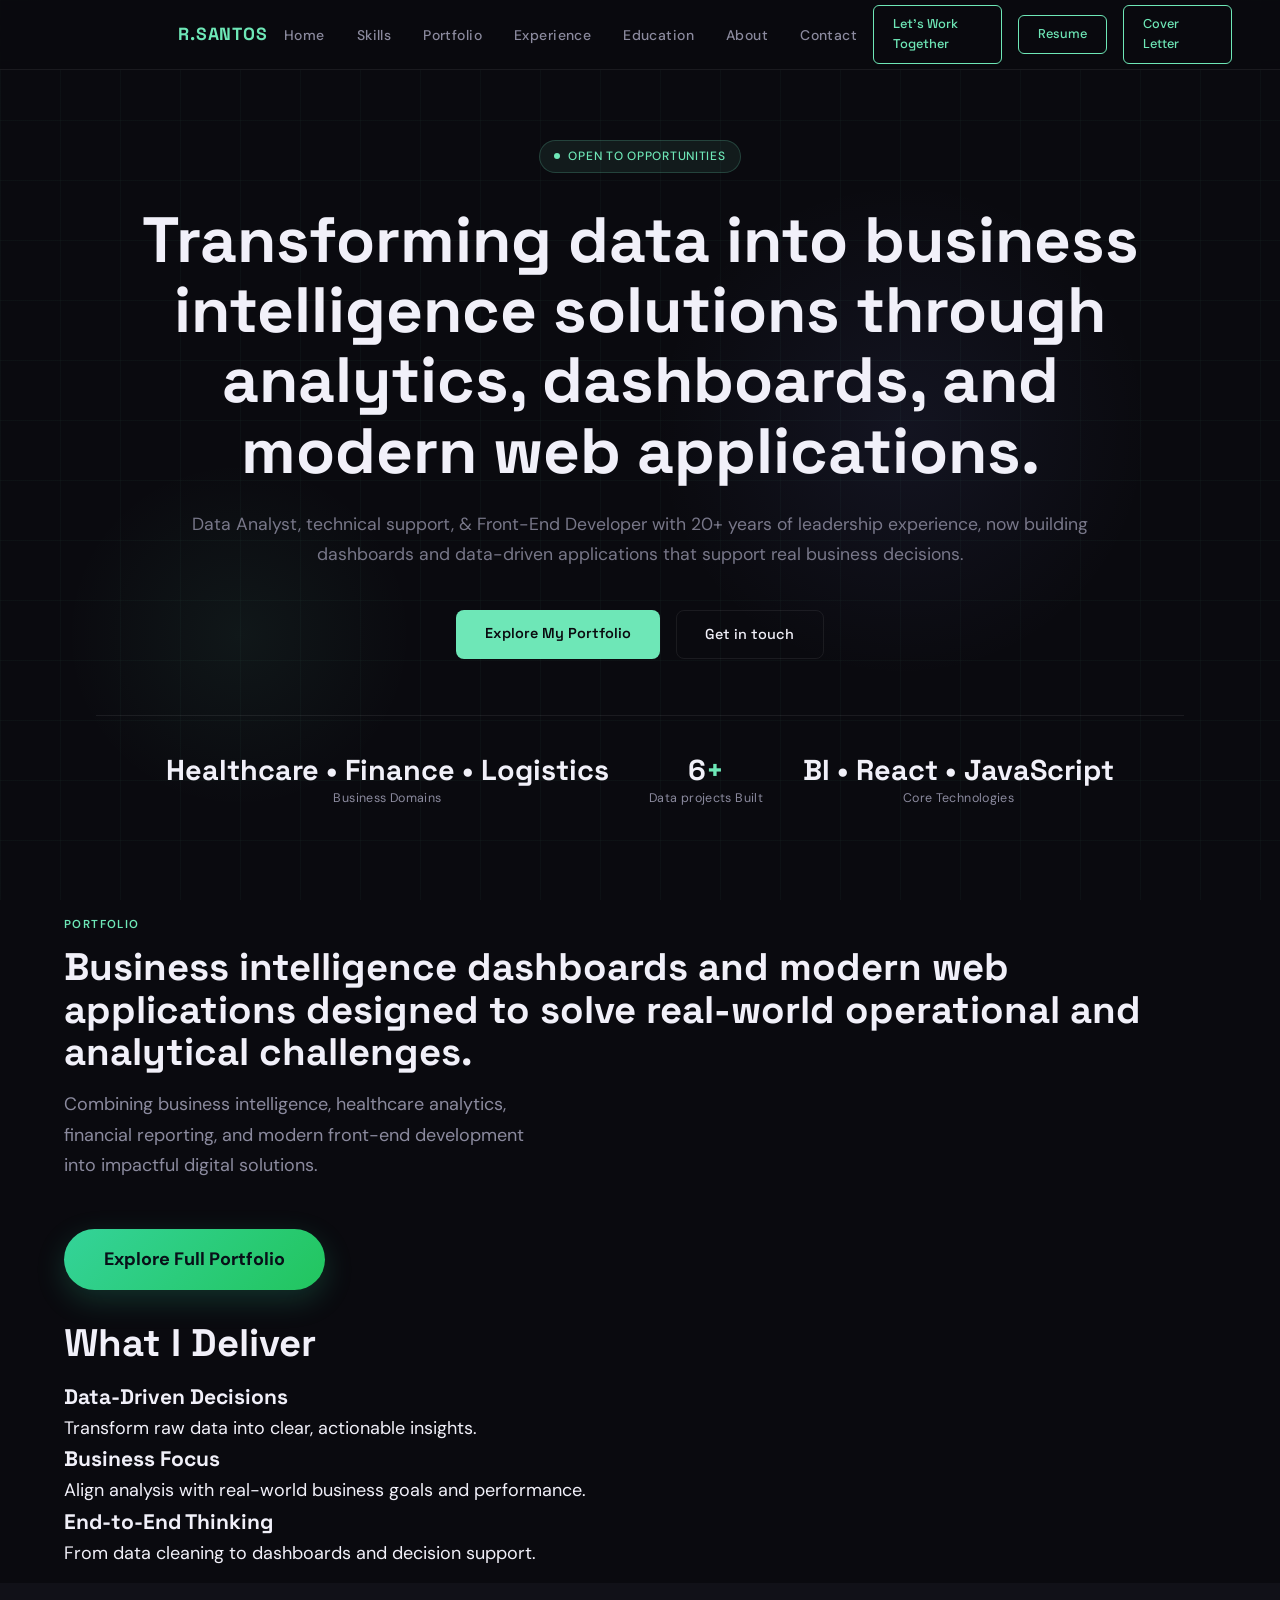
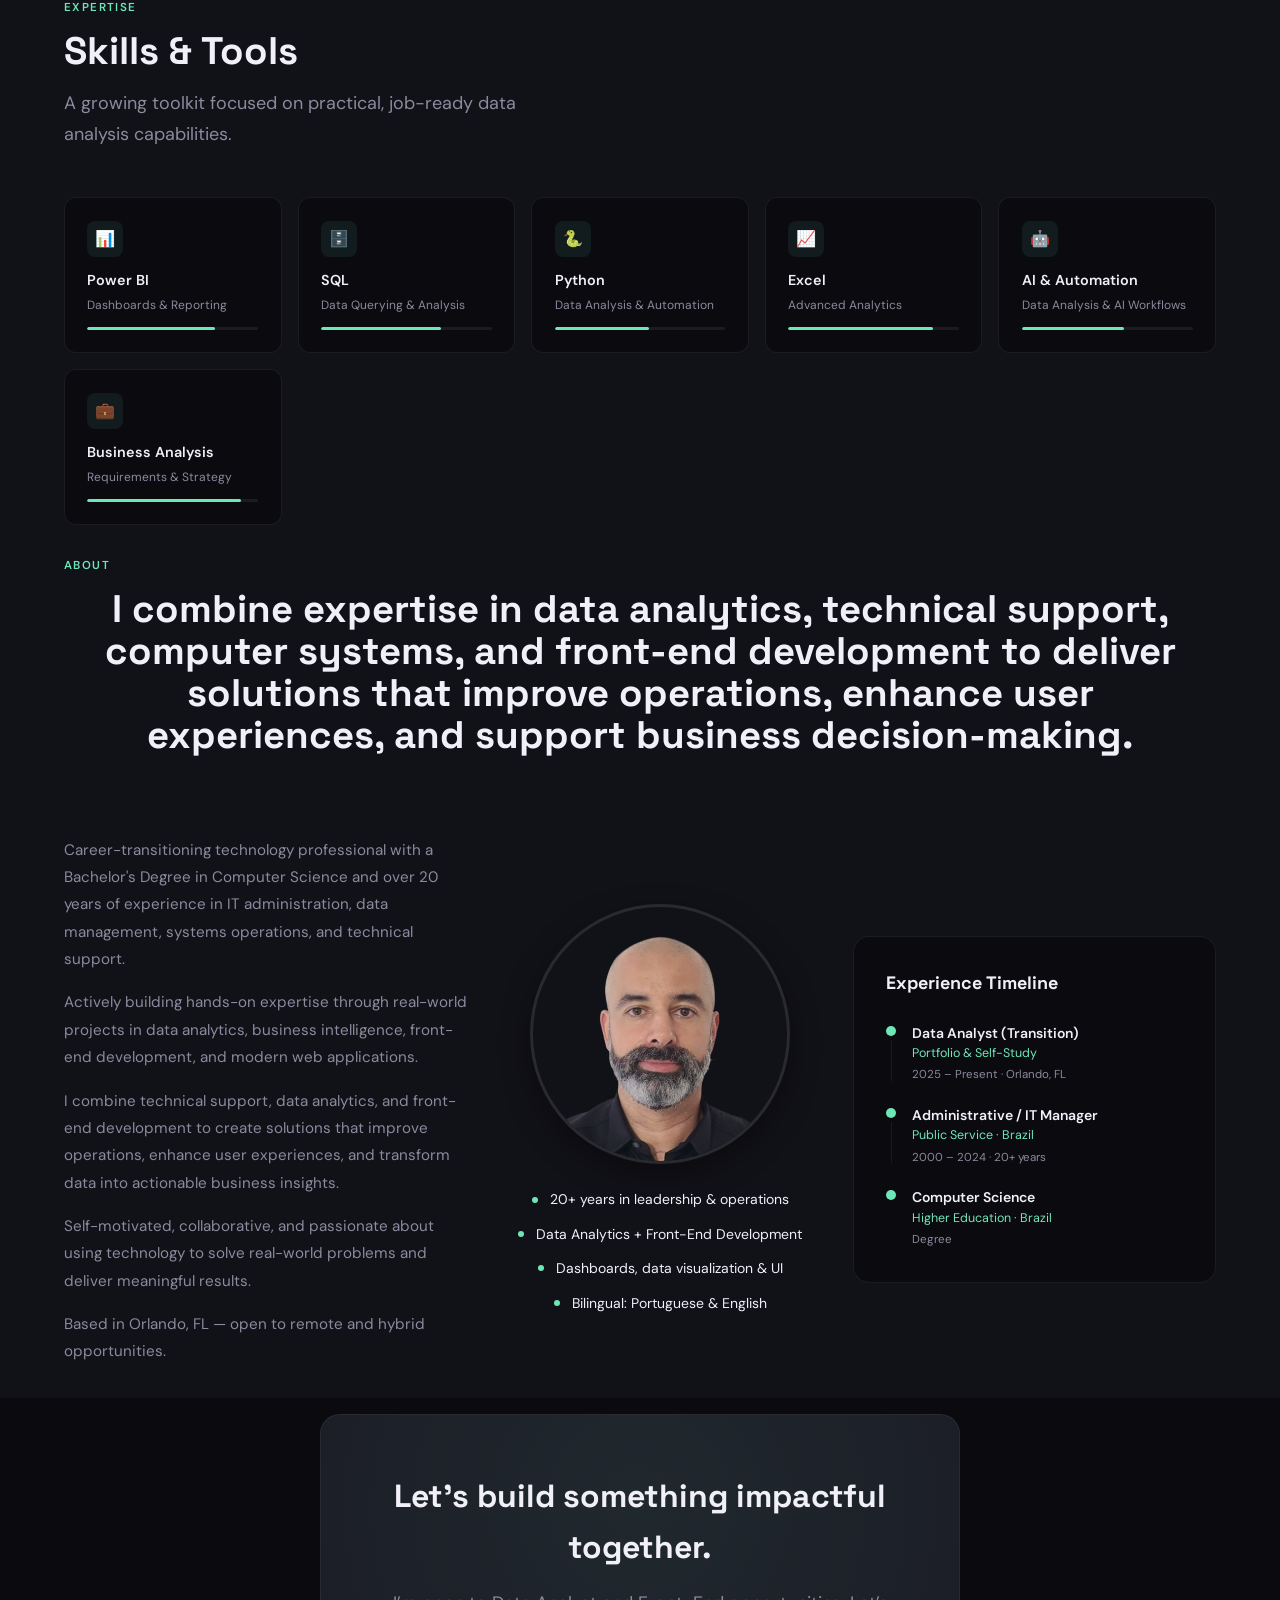
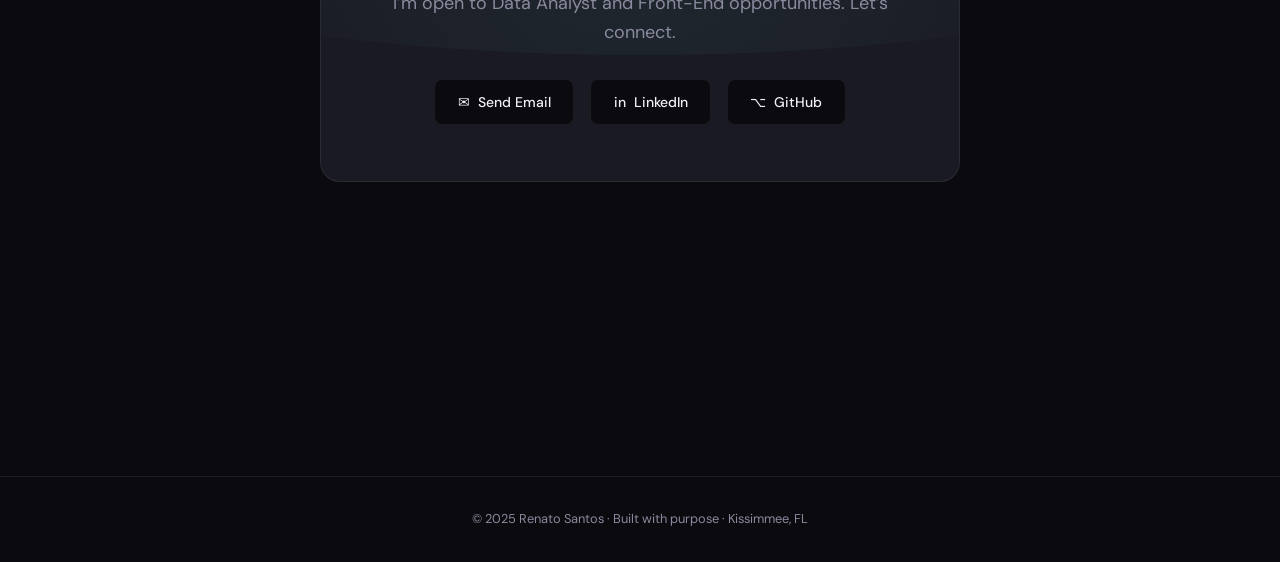
<file: index.html>
<!DOCTYPE html>
<html lang="en">
<head>
  <meta charset="UTF-8">
  <meta name="viewport" content="width=device-width, initial-scale=1.0">
  <meta
    name="description"
    content="Portfolio of Renato Saletti Santos, Data Analyst and Front-End Developer specializing in Power BI, SQL, Business Intelligence, data visualization, and modern web applications.">
  <meta
    name="keywords"
    content="Renato Saletti Santos, Data Analyst, Business Intelligence, Power BI, SQL, Python, JavaScript, Front-End Developer, React, Dashboard, Data Visualization, Portfolio">
    <meta name="author" content="Renato Saletti Santos">
    <meta name="robots" content="index, follow">
    <meta name="theme-color" content="#0A0A0F">
  <!-- Open Graph -->
    <meta property="og:type" content="website">
    <meta property="og:title"
          content="Renato Saletti Santos | Data Analyst | Power BI | SQL | Front-End Developer">
    <meta property="og:description"
          content="Portfolio showcasing Business Intelligence dashboards, Power BI projects, SQL analytics, and modern Front-End applications.">
    <meta property="og:url"
          content="https://interactive-portfolio-react.vercel.app/">
    <meta property="og:site_name"
          content="Renato Saletti Portfolio">
    <meta property="og:image"
          content="https://interactive-portfolio-react.vercel.app/img/og-home.jpg">
    <meta property="og:image:width"
          content="1200">
    <meta property="og:image:height"
          content="630">
    <meta property="og:locale"
          content="en_US">
    <!-- Twitter Card -->
    <meta name="twitter:card" content="summary_large_image">

    <meta name="twitter:title"
          content="Renato Saletti Santos | Data Analyst">

    <meta name="twitter:description"
          content="Professional portfolio featuring Power BI, SQL, Business Intelligence and Front-End Development projects.">

    <meta name="twitter:image"
          content="https://interactive-portfolio-react.vercel.app/img/og-image.jpg">

    <title>
Renato Saletti Santos | Data Analyst | Power BI | SQL | Front-End Developer Portfolio
</title>
  <link rel="stylesheet" href="style.css">
  <link rel="canonical" href="https://interactive-portfolio-react.vercel.app/">
  <link rel="preconnect" href="https://fonts.googleapis.com">
  <link rel="preconnect" href="https://fonts.gstatic.com" crossorigin>
  <link
    rel="preload"
    as="style"
    href="https://fonts.googleapis.com/css2?family=DM+Sans:wght@300;400;500&family=Space+Grotesk:wght@400;500;600;700;800&display=swap">
  <link
    rel="stylesheet"
    href="https://fonts.googleapis.com/css2?family=DM+Sans:wght@300;400;500&family=Space+Grotesk:wght@400;500;600;700;800&display=swap">
  <link rel="icon" type="image/x-icon" href="img/icons/favicon.ico">
  <link rel="icon" type="image/png" sizes="32x32" href="img/icons/favicon-32x32.png">
  <link rel="icon" type="image/png" sizes="16x16" href="img/icons/favicon-16x16.png">
  <link rel="apple-touch-icon" href="img/icons/apple-touch-icon-180x180.png">
  <link rel="manifest" href="site.webmanifest">
</head>
<body>

  <!-- NAVIGATION -->
  <nav>
    <div class="nav-logo">R.SANTOS</div>
    <ul class="nav-links">
      <li><a href="index.html">Home</a></li>
      <li><a href="#skills">Skills</a></li>
      <li><a href="portfolio.html">Portfolio</a></li>
      <li><a href="professional-experience.html">Experience</a></li>
      <li><a href="education.html">Education</a></li>
      <li><a href="#about">About</a></li>
      <li><a href="#contact">Contact</a></li>
    </ul>
    <a href="#contact" class="nav-cta">Let’s Work Together</a>
    <a href="documents/TI_Renalto Santos.docx" target="_blank" rel="noopener noreferrer" class="nav-resume">Resume</a>
    <a href="documents/ADM_Cover.docx" target="_blank" rel="noopener noreferrer" class="nav-CoverLetter">Cover Letter</a>
  </nav>

  <!-- HERO -->
  <section class="hero" id="home">
    <div class="hero-grid"></div>
    <div class="hero-glow"></div>
    <div class="hero-glow2"></div>
    <div class="hero-content">
      <div class="hero-badge">
        <div class="badge-dot"></div>
        Open to opportunities
      </div>
      <h1>Transforming data into business intelligence solutions through analytics, dashboards, and modern web applications.</h1>
      <p class="hero-sub">
         Data Analyst, technical support, & Front-End Developer with 20+ years of leadership experience, now building dashboards and data-driven applications that support real business decisions.
      </p>
      <div class="hero-actions">
        <a href="portfolio.html" class="btn-primary">Explore My Portfolio</a>
        <a href="#contact" class="btn-outline">Get in touch</a>
      </div>
      <div class="hero-stats">
        <div>
          <div class="stat-num">Healthcare • Finance • Logistics<span></span></div>
          <div class="stat-label">Business Domains</div>
        </div>
        <div>
          <div class="stat-num">6<span>+</span></div>
          <div class="stat-label">Data projects Built</div>
        </div>
        <div>
          <div class="stat-num">BI • React • JavaScript</div>
          <div class="stat-label">Core Technologies</div>
        </div>
      </div>
    </div>
  </section>
  
    <!-- PROJECTS -->
  <section id="projects">
  <div class="section-tag">Portfolio</div>
<div class="section-title">
  Business intelligence dashboards and modern web applications designed to solve real-world operational and analytical challenges.
</div>

<p class="section-subtitle">
  Combining business intelligence, healthcare analytics, financial reporting,
  and modern front-end development into impactful digital solutions.
</p>

<a href="projects.html" class="featured-cta">
  Explore Full Portfolio
</a>
</section>

<section class="value-proof">
  <div class="section-title">What I Deliver</div>

  <div class="value-grid">
    <div>
      <h3>Data-Driven Decisions</h3>
      <p>Transform raw data into clear, actionable insights.</p>
    </div>

    <div>
      <h3>Business Focus</h3>
      <p>Align analysis with real-world business goals and performance.</p>
    </div>

    <div>
      <h3>End-to-End Thinking</h3>
      <p>From data cleaning to dashboards and decision support.</p>
    </div>
  </div>
</section>

  <!-- SKILLS -->
  <section class="skills" id="skills">
    <div class="section-tag">Expertise</div>
    <div class="section-title">Skills &amp; Tools</div>
    <p class="section-subtitle">A growing toolkit focused on practical, job-ready data analysis capabilities.</p>
    <div class="skills-grid">
      <div class="skill-card">
        <div class="skill-icon">📊</div>
        <div class="skill-name">Power BI</div>
        <div class="skill-level">Dashboards &amp; Reporting</div>
        <div class="skill-bar"><div class="skill-fill w75"></div></div>
      </div>
      <div class="skill-card">
        <div class="skill-icon">🗄️</div>
        <div class="skill-name">SQL</div>
        <div class="skill-level">Data Querying &amp; Analysis</div>
        <div class="skill-bar"><div class="skill-fill w70"></div></div>
      </div>
      <div class="skill-card">
        <div class="skill-icon">🐍</div>
        <div class="skill-name">Python</div>
        <div class="skill-level">Data Analysis &amp; Automation</div>
        <div class="skill-bar"><div class="skill-fill w55"></div></div>
      </div>
      <div class="skill-card">
        <div class="skill-icon">📈</div>
        <div class="skill-name">Excel</div>
        <div class="skill-level">Advanced Analytics</div>
        <div class="skill-bar"><div class="skill-fill w85"></div></div>
      </div>
      <div class="skill-card">
        <div class="skill-icon">🤖</div>
        <div class="skill-name">AI & Automation</div>
        <div class="skill-level">Data Analysis & AI Workflows</div>
        <div class="skill-bar"><div class="skill-fill w60"></div></div>
      </div>
      <div class="skill-card">
        <div class="skill-icon">💼</div>
        <div class="skill-name">Business Analysis</div>
        <div class="skill-level">Requirements &amp; Strategy</div>
        <div class="skill-bar"><div class="skill-fill w90"></div></div>
      </div>
    </div>
  </section>

  <!-- ABOUT -->
  <section class="about" id="about">
    <div class="about-grid">
      <div class="about-header">
        <div class="section-tag">About</div>
        <div class="section-title">I combine expertise in data analytics, technical support, computer systems, and front-end development to deliver solutions that improve operations, enhance user experiences, and support business decision-making.</div>
      </div>
      <div class="about-text">
      
        <p>Career-transitioning technology professional with a Bachelor's Degree in Computer Science and over 20 years of experience in IT administration, data management, systems operations, and technical support.</p>
        <p>Actively building hands-on expertise through real-world projects in data analytics, business intelligence, front-end development, and modern web applications.</p>
        <p>I combine technical support, data analytics, and front-end development to create solutions that improve operations, enhance user experiences, and transform data into actionable business insights.</p>
        <p>Self-motivated, collaborative, and passionate about using technology to solve real-world problems and deliver meaningful results.</p>
        <p>Based in Orlando, FL — open to remote and hybrid opportunities.</p>
      </div>
      <div class="about-profile">
        <div class="about-image">
          <img src="img/renato.jpeg" alt="Renato Saletti"
          width="1920"
          height="1080"
          decoding="async">
        </div>
        <div class="about-highlights">
          <div class="highlight-item"><div class="highlight-dot"></div>20+ years in leadership &amp; operations</div>
          <div class="highlight-item"><div class="highlight-dot"></div>Data Analytics + Front-End Development</div>
          <div class="highlight-item"><div class="highlight-dot"></div>Dashboards, data visualization &amp UI</div>
          <div class="highlight-item"><div class="highlight-dot"></div>Bilingual: Portuguese &amp; English</div>
          
        </div>
      </div>
      <div class="about-card">
        <div class="about-card-title">Experience Timeline</div>
        <div class="timeline">
          <div class="timeline-item">
            <div class="timeline-line">
              <div class="timeline-dot"></div>
              <div class="timeline-connector"></div>
            </div>
            <div class="timeline-content">
              <div class="timeline-role">Data Analyst (Transition)</div>
              <div class="timeline-company">Portfolio &amp; Self-Study</div>
              <div class="timeline-period">2025 – Present · Orlando, FL</div>
            </div>
          </div>
          <div class="timeline-item">
            <div class="timeline-line">
              <div class="timeline-dot"></div>
              <div class="timeline-connector"></div>
            </div>
            <div class="timeline-content">
              <div class="timeline-role">Administrative / IT Manager</div>
              <div class="timeline-company">Public Service · Brazil</div>
              <div class="timeline-period">2000 – 2024 · 20+ years</div>
            </div>
          </div>
          <div class="timeline-item">
            <div class="timeline-line">
              <div class="timeline-dot"></div>
            </div>
            <div class="timeline-content">
              <div class="timeline-role">Computer Science</div>
              <div class="timeline-company">Higher Education · Brazil</div>
              <div class="timeline-period">Degree</div>
            </div>
          </div>
        </div>
      </div>
    </div>
  </section>

  <!-- CONTACT -->
  <section id="contact">
    <div class="contact-wrap">
      <h2>Let’s build something impactful together.</h2>
      <p>I’m open to Data Analyst and Front-End opportunities. Let’s connect.</p>
      <div class="contact-links">
        <a href="contact.html" class="contact-btn">
          <span class="contact-icon">✉</span> Send Email
        </a>
        <a href="https://www.linkedin.com/in/renato-saletti-santos/" target="_blank" rel="noopener noreferrer" class="contact-btn">
          <span class="contact-icon">in</span> LinkedIn
        </a>
        <a href="https://github.com/Resaletti" target="_blank" rel="noopener noreferrer" class="contact-btn">
          <span class="contact-icon">⌥</span> GitHub
        </a>
      </div>
    </div>
  </section>

  <footer>
    <p>© 2025 Renato Santos · Built with purpose · Kissimmee, FL</p>
  </footer>

  <script src="script.js"></script>
</body>
</html>
</file>
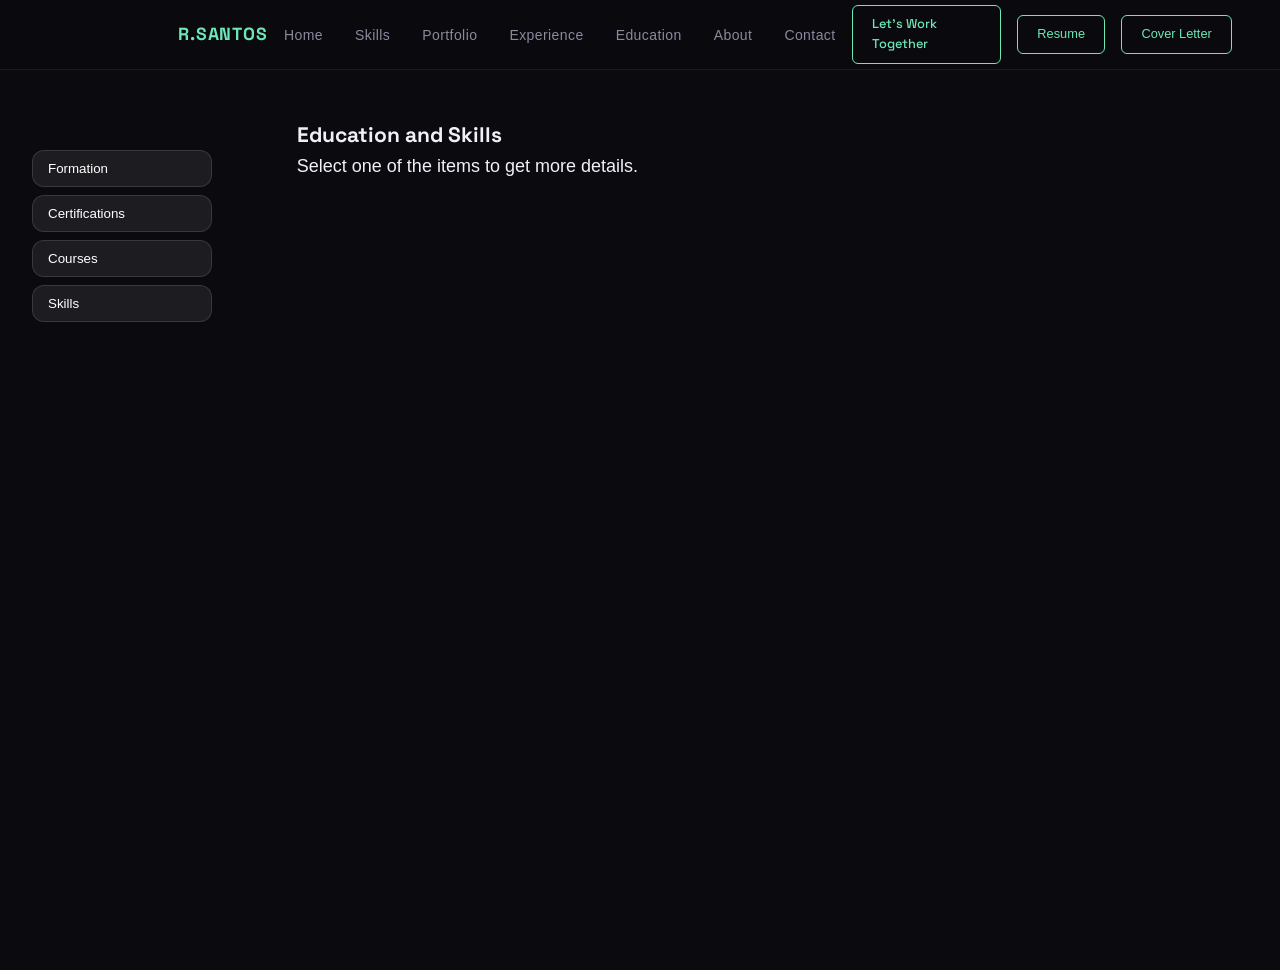
<file: education.html>
<!DOCTYPE html>
<html lang="en-US">
<head>
  <!-- Define the character set used by the page. -->
  <meta charset="UTF-8">
  <meta
    name="description"
    content="Explore Renato Saletti Santos's academic background, professional certifications, technical training, and continuous learning in Data Analytics, Power BI, SQL, and Front-End Development.">
  <meta
    name="keywords"
    content="Education, Certifications, Power BI, SQL, Front-End Development, Computer Science, Renato Saletti Santos">
  
    <!-- Makes the layout adapt correctly on phones, tablets, and desktops. -->
  <meta name="viewport" content="width=device-width, initial-scale=1.0">
    <meta name="author" content="Renato Saletti Santos">
    <meta name="robots" content="index, follow">
    <meta name="theme-color" content="#0A0A0F">
    <meta property="og:title"
      content="Education | Renato Saletti Santos">
    <meta property="og:description"
      content="Academic background, certifications and continuous learning in Data Analytics, Power BI, SQL and Front-End Development.">
    <meta property="og:url"
      content="https://interactive-portfolio-react.vercel.app/education.html">
    <meta property="og:image"
      content="https://interactive-portfolio-react.vercel.app/img/og-education.jpg">

  <!-- Text that appears in the browser tab. -->
  <title>Education | Renato Saletti Santos</title>

  <!-- Connects this HTML page with the external CSS file. -->
  <link rel="stylesheet" href="style.css">
  <link rel="canonical" href="https://interactive-portfolio-react.vercel.app/education.html">
  <link rel="icon" type="image/x-icon" href="img/icons/favicon.ico">
  <link rel="icon" type="image/png" sizes="32x32" href="img/icons/favicon-32x32.png">
  <link rel="icon" type="image/png" sizes="16x16" href="img/icons/favicon-16x16.png">
  <link rel="apple-touch-icon" href="img/icons/apple-touch-icon-180x180.png">
  <link rel="manifest" href="site.webmanifest">
</head>
<body class="education-page">
  <!-- Main area of the education page. -->
  <main class="page section-layout">
    <!-- Top navigation menu for returning or visiting other sections. -->
    <!-- NAVIGATION -->
  <nav>
    <div class="nav-logo">R.SANTOS</div>
    <ul class="nav-links">
      <li><a href="index.html">Home</a></li>
      <li><a href="index.html#skills">Skills</a></li>
      <li><a href="portfolio.html">Portfolio</a></li>
      <li><a href="professional-experience.html">Experience</a></li>
      <li><a href="education.html">Education</a></li>
      <li><a href="index.html#about">About</a></li>
      <li><a href="index.html#contact">Contact</a></li>
    </ul>
    <a href="index.html#contact" class="nav-cta">Let’s Work Together</a>
    <a href="/documents/TI_Renalto Santos.docx" target="_blank" rel="noopener noreferrer" class="nav-resume">Resume</a>
    <a href="/documents/ADM_Cover.docx" target="_blank" rel="noopener noreferrer" class="nav-CoverLetter">Cover Letter</a> 
  </nav>

    <!-- Side buttons that open the information sheet. -->
    <section class="experience-layout" aria-label="Education sections">
      <aside class="side-menu">
        <button class="side-button" type="button" data-section="College">Formation</button>
        <button class="side-button" type="button" data-section="Certifications">Certifications</button>
        <button class="side-button" type="button" data-section="Courses">Courses</button>
        <button class="side-button" type="button" data-section="Skills">Skills</button>
      </aside>

      <section class="experience-panel">
        <header class="section-header education-header">
          <h1>Education and Skills</h1>
          <p>Select one of the items to get more details.</p>
        </header>
      </section>
    </section>
  </main>

  <!-- Hidden panel that appears when the user clicks an education button. -->
  <aside class="sheet" id="infoSheet" aria-hidden="true">
    <!-- Header of the panel with title and close button. -->
    <div class="sheet-header">
      <h2 class="sheet-title" id="sheetTitle"></h2>
      <button class="close-button" id="closeSheet" type="button">Close</button>
    </div>

    <!-- Text filled by JavaScript according to the selected button. -->
    <div class="sheet-content" id="sheetContent"></div>
  </aside>

  <!-- Connects this HTML page with the external JavaScript file. -->
  <script src="script.js"></script>
</body>
</html>
</file>
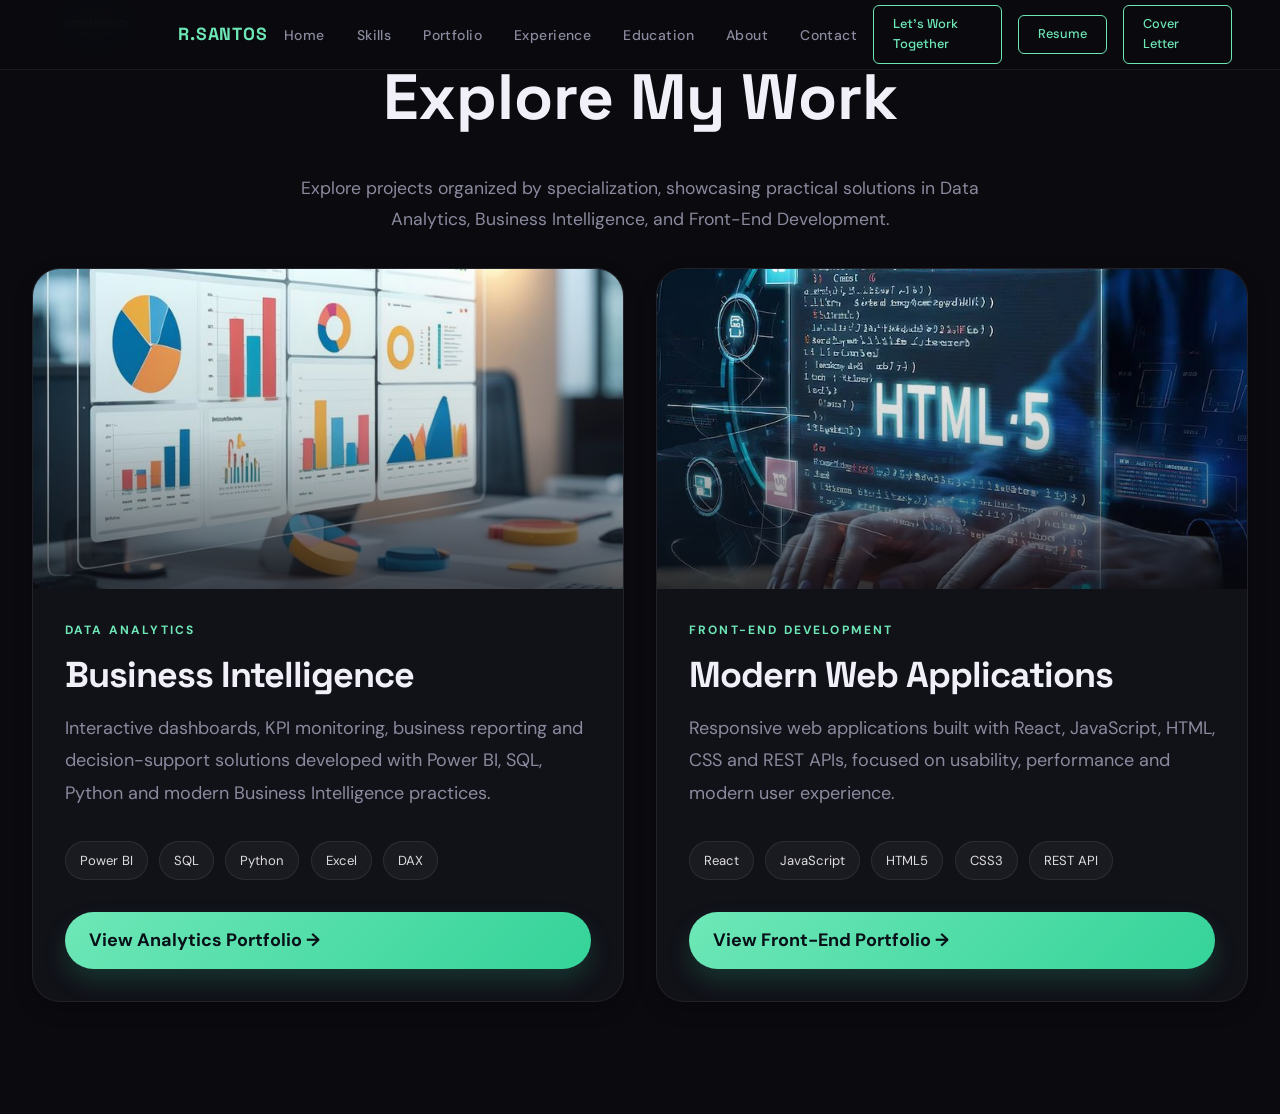
<file: portfolio.html>
<!DOCTYPE html>
<html lang="en-US">
<head>
  <!-- Define the character set used by the page. -->
  <meta charset="UTF-8">

  <!-- Makes the layout adapt correctly on phones, tablets, and desktops. -->
 <meta name="viewport" content="width=device-width, initial-scale=1.0">
 <meta
    name="description"
    content="Explore Renato Saletti Santos's professional portfolio featuring Data Analytics, Business Intelligence dashboards, SQL projects, Power BI reports, and Front-End Development solutions.">
 <meta
    name="keywords"
    content="Portfolio, Data Analytics, Business Intelligence, Power BI, SQL, React, Front-End Development, Renato Saletti Santos">
    <meta name="author" content="Renato Saletti Santos">
    <meta name="robots" content="index, follow">
    <meta name="theme-color" content="#0A0A0F">
    <meta property="og:title"
      content="Portfolio | Renato Saletti Santos">
    <meta property="og:description"
      content="Explore Data Analytics, Power BI dashboards, Business Intelligence solutions and Front-End Development projects.">
    <meta property="og:url"
      content="https://interactive-portfolio-react.vercel.app/portfolio.html">
    <meta property="og:image"
      content="https://interactive-portfolio-react.vercel.app/img/og-portfolio.jpg">

    <!-- Text that appears in the browser tab. -->
  <title>Portfolio | Renato Saletti Santos</title>

  <!-- Connects this HTML page with the external CSS file. -->
  <link rel="stylesheet" href="style.css">
  <link href="https://fonts.googleapis.com/css2?family=DM+Sans:wght@300;400;500&family=Space+Grotesk:wght@400;500;600;700;800&display=swap" rel="stylesheet">
  <link rel="canonical" href="https://interactive-portfolio-react.vercel.app/portfolio.html">
  <link rel="icon" type="image/x-icon" href="img/icons/favicon.ico">
  <link rel="icon" type="image/png" sizes="32x32" href="img/icons/favicon-32x32.png">
  <link rel="icon" type="image/png" sizes="16x16" href="img/icons/favicon-16x16.png">
  <link rel="apple-touch-icon" href="img/icons/apple-touch-icon-180x180.png">
  <link rel="manifest" href="site.webmanifest">
</head>
<body class="portfolio-page">
  <main class="page portfolio-layout">
    <!-- NAVIGATION -->
  <nav>
    <div class="nav-logo">R.SANTOS</div>
    <ul class="nav-links">
      <li><a href="index.html">Home</a></li>
      <li><a href="index.html#skills">Skills</a></li>
      <li><a href="portfolio.html">Portfolio</a></li>
      <li><a href="professional-experience.html">Experience</a></li>
      <li><a href="education.html">Education</a></li>
      <li><a href="#about">About</a></li>
      <li><a href="#contact">Contact</a></li>
    </ul>
    <a href="#contact" class="nav-cta">Let’s Work Together</a>
    <a href="documents/TI_Renalto Santos.docx" target="_blank" rel="noopener noreferrer" class="nav-resume">Resume</a>
    <a href="documents/ADM_Cover.docx" target="_blank" rel="noopener noreferrer" class="nav-CoverLetter">Cover Letter</a>
  </nav>

    <section class="portfolio-hero">

  <p class="portfolio-label">Portfolio</p>

  <h1>Explore My Work</h1>

  <p class="portfolio-description">
    Explore projects organized by specialization,
showcasing practical solutions in Data Analytics,
Business Intelligence, and Front-End Development.
  </p>

</section>

<section class="expertise-section">

    <div class="container">

        <!-- ===========================
             DATA ANALYTICS
        ============================ -->

        <article class="expertise-card analytics-card">

            <div class="expertise-image">
                <img
                    src="img/Data Dashboards.jpeg"
                    alt="Data Analytics Portfolio"
                    width="1920"
                    height="1080"
                    loading="lazy"
                    decoding="async">
            </div>

            <div class="expertise-content">

                <span class="expertise-label">
                    DATA ANALYTICS
                </span>

                <h2>
                    Business Intelligence
                </h2>

                <p>
                    Interactive dashboards, KPI monitoring,
                    business reporting and decision-support
                    solutions developed with Power BI, SQL,
                    Python and modern Business Intelligence
                    practices.
                </p>

                <div class="tech-stack">

                    <span>Power BI</span>
                    <span>SQL</span>
                    <span>Python</span>
                    <span>Excel</span>
                    <span>DAX</span>

                </div>

                <a
                    class="expertise-button"
                    href="projects.html?category=data">

                    View Analytics Portfolio →

                </a>

            </div>

        </article>

        <!-- ===========================
             FRONT-END
        ============================ -->

        <article class="expertise-card frontend-card">

            <div class="expertise-image">

                <img
                    src="img/Front_end.jpeg"
                    alt="Front-End Development Portfolio"
                    width="1920"
                    height="1080"
                    loading="lazy"
                    decoding="async">

            </div>

            <div class="expertise-content">

                <span class="expertise-label">
                    FRONT-END DEVELOPMENT
                </span>

                <h2>
                    Modern Web Applications
                </h2>

                <p>
                    Responsive web applications built with
                    React, JavaScript, HTML, CSS and REST APIs,
                    focused on usability, performance and
                    modern user experience.
                </p>

                <div class="tech-stack">

                    <span>React</span>
                    <span>JavaScript</span>
                    <span>HTML5</span>
                    <span>CSS3</span>
                    <span>REST API</span>

                </div>

                <a
                    class="expertise-button"
                    href="projects.html?category=frontend">

                    View Front-End Portfolio →

                </a>

            </div>

        </article>

    </div>

</section>
  </main>
  
</body>
</html>
</file>
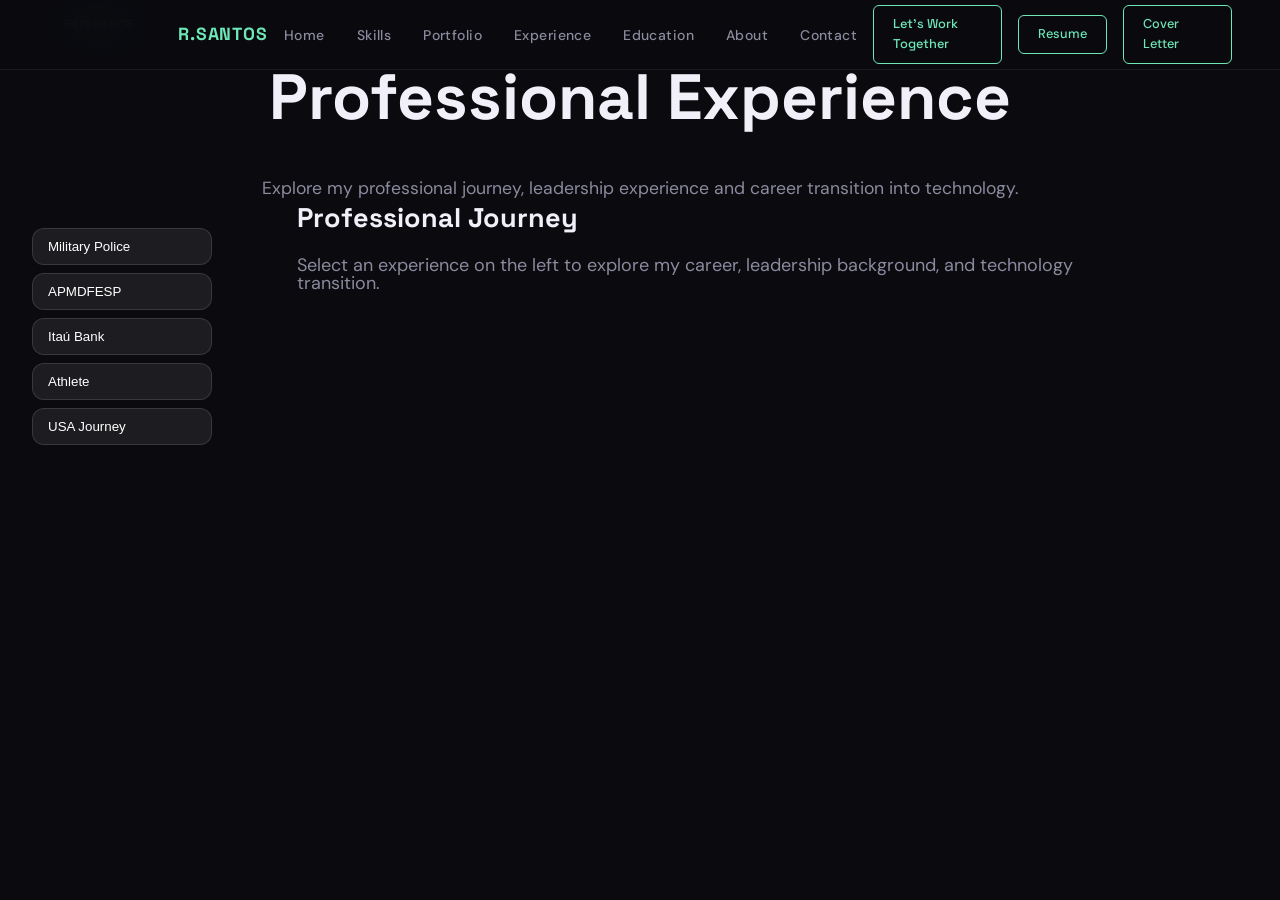
<file: professional-experience.html>
<!DOCTYPE html>
<html lang="en-US">
<head>
  <!-- Define the character set used by the page. -->
  <meta charset="UTF-8">
  <meta
    name="description"
    content="Learn about Renato Saletti Santos's professional experience, leadership background, administrative management, and transition into Data Analytics and Front-End Development.">
  <!-- Makes the layout adapt correctly on phones, tablets, and desktops. -->
  <meta name="viewport" content="width=device-width, initial-scale=1.0">
  <meta
    name="keywords"
    content="Professional Experience, Leadership, Administration, IT Support, Data Analytics, Renato Saletti Santos">
    <meta name="author" content="Renato Saletti Santos">
    <meta name="robots" content="index, follow">
    <meta name="theme-color" content="#0A0A0F">
    <meta property="og:title"
      content="Professional Experience | Renato Saletti Santos">
    <meta property="og:description"
      content="Leadership experience, administrative management, IT support and transition into Data Analytics and Front-End Development.">
    <meta property="og:url"
      content="https://interactive-portfolio-react.vercel.app/experience.html">
    <meta property="og:image"
      content="https://interactive-portfolio-react.vercel.app/img/og-experience.jpg">

  <!-- Text that appears in the browser tab. -->
  <title>Professional Experience | Renato Saletti Santos</title>

  <!-- Connects this HTML page with the external CSS file. -->
  <link rel="stylesheet" href="style.css">
  <link href="https://fonts.googleapis.com/css2?family=DM+Sans:wght@300;400;500&family=Space+Grotesk:wght@400;500;600;700;800&display=swap" rel="stylesheet">
  <link rel="canonical" href="https://interactive-portfolio-react.vercel.app/professional-experience.html">
  <link rel="icon" type="image/x-icon" href="img/icons/favicon.ico">
  <link rel="icon" type="image/png" sizes="32x32" href="img/icons/favicon-32x32.png">
  <link rel="icon" type="image/png" sizes="16x16" href="img/icons/favicon-16x16.png">
  <link rel="apple-touch-icon" href="img/icons/apple-touch-icon-180x180.png">
  <link rel="manifest" href="site.webmanifest">
</head>
<body class="experience-page">
  <!-- Main area of the professional experience page. -->
  <main class="page section-layout">
    <!-- Top navigation menu for returning or visiting other sections. -->
        <!-- NAVIGATION -->
  <nav>
    <div class="nav-logo">R.SANTOS</div>
    <ul class="nav-links">
      <li><a href="index.html">Home</a></li>
      <li><a href="index.html#skills">Skills</a></li>
      <li><a href="portfolio.html">Portfolio</a></li>
      <li><a href="professional-experience.html">Experience</a></li>
      <li><a href="education.html">Education</a></li>
      <li><a href="index.html#about">About</a></li>
      <li><a href="index.html#contact">Contact</a></li>
    </ul>
    <a href="index.html#contact" class="nav-cta">Let’s Work Together</a>
    <a href="documents/TI_Renalto Santos.docx" target="_blank" rel="noopener noreferrer" class="nav-resume">Resume</a>
    <a href="documents/ADM_Cover.docx" target="_blank" rel="noopener noreferrer" class="nav-CoverLetter">Cover Letter</a>
  </nav>

  <section class="portfolio-hero">

    <p class="portfolio-label">
        EXPERIENCE
    </p>

    <h1>
        Professional Experience
    </h1>

    <p class="portfolio-description">

        Explore my professional journey,
        leadership experience and career
        transition into technology.

    </p>

</section>
   
<section class="experience-layout">

    <aside class="side-menu">

        <button class="side-button" type="button" data-section="pm">
            Military Police
        </button>

        <button class="side-button" type="button" data-section="apm">
            APMDFESP
        </button>

        <button class="side-button" type="button" data-section="itau">
            Itaú Bank
        </button>

        <button class="side-button" type="button" data-section="athlete">
            Athlete
        </button>

        <button class="side-button" type="button" data-section="usa">
            USA Journey
        </button>

    </aside>

    <section class="experience-panel">

        <div class="experience-placeholder">

            <h2>Professional Journey</h2>

            <p>
                Select an experience on the left to explore
                my career, leadership background, and
                technology transition.
            </p>

        </div>

    </section>

</section>
  </main>

  <!-- Hidden panel that appears when the user clicks an experience button. -->
  <aside class="sheet" id="infoSheet" aria-hidden="true">
    <!-- Header of the panel with title and close button. -->
    <div class="sheet-header">
      <h2 class="sheet-title" id="sheetTitle"></h2>
      <button class="close-button" id="closeSheet" type="button">Close</button>
    </div>

    <!-- Text filled by JavaScript according to the selected button. -->
    <div class="sheet-content" id="sheetContent"></div>
  </aside>

  <!-- Connects this HTML page with the external JavaScript file. -->
  <script src="script.js"></script>
</body>
</html>
</file>
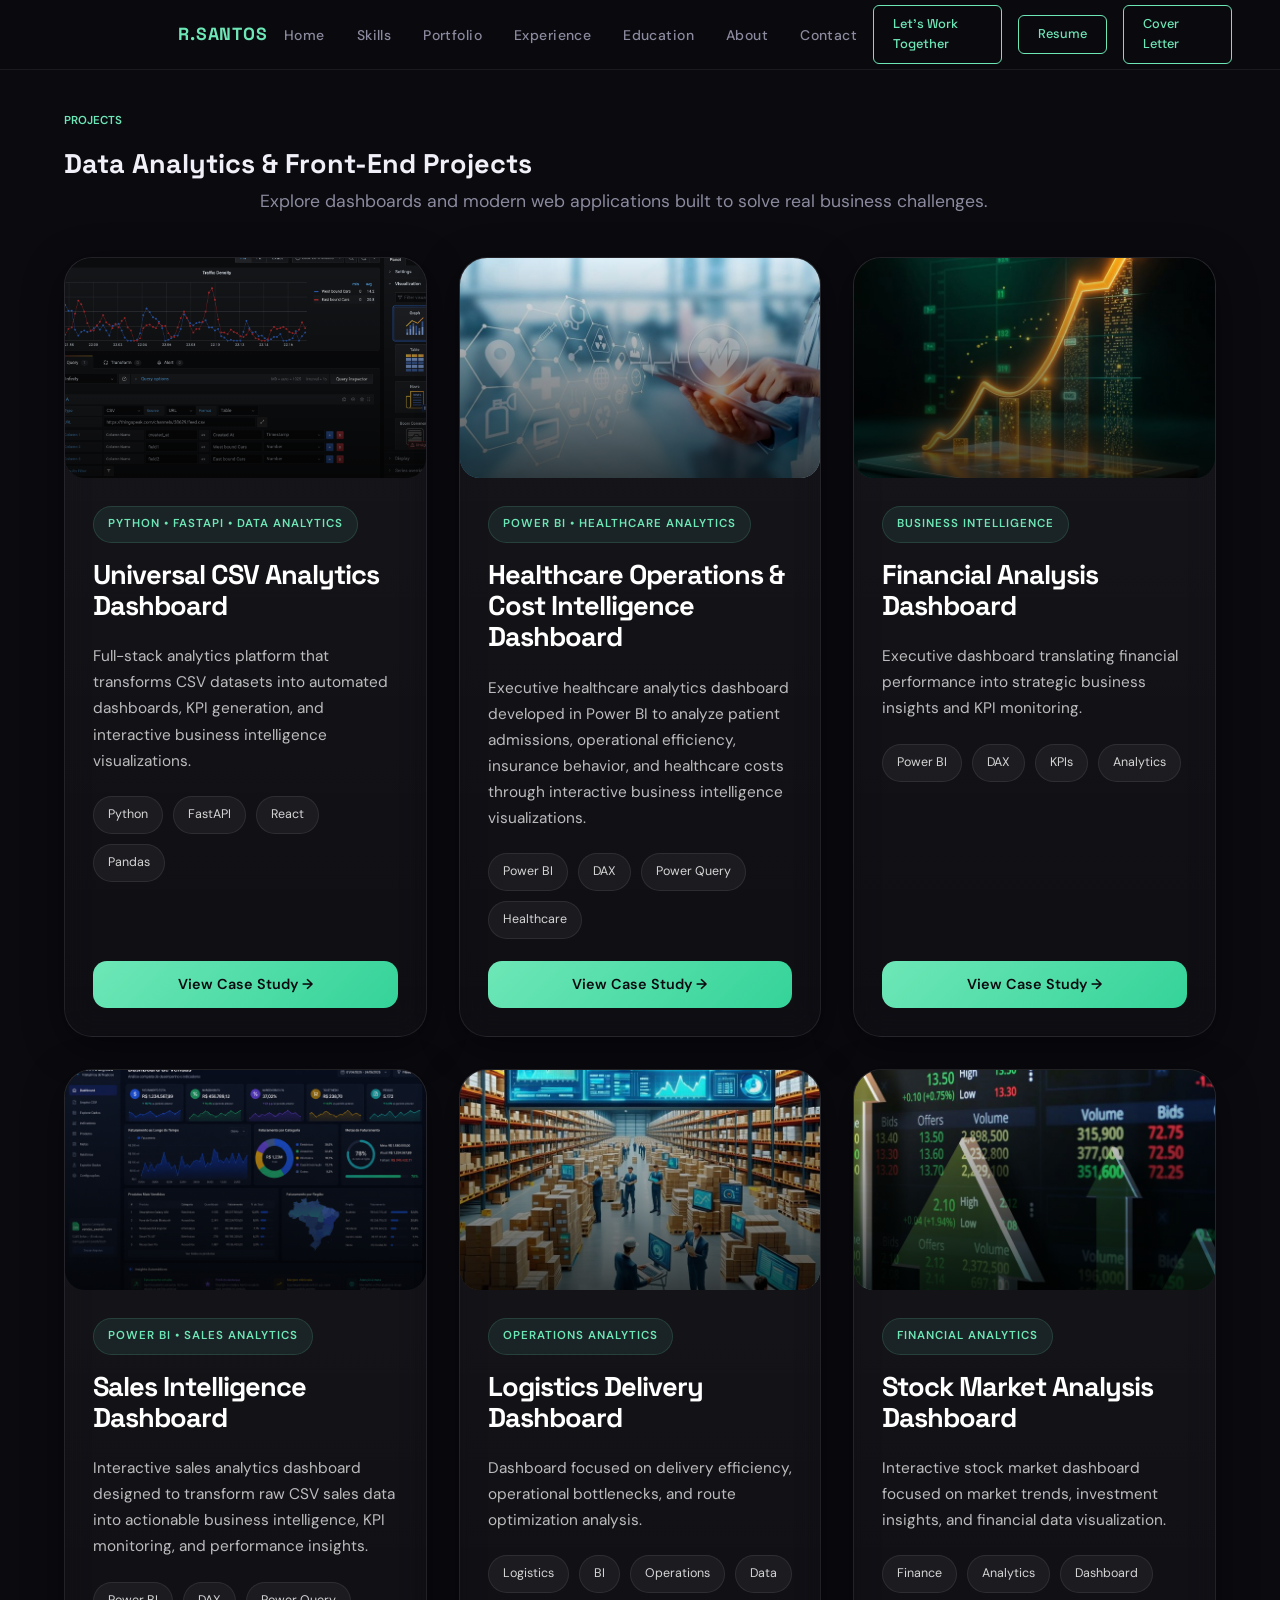
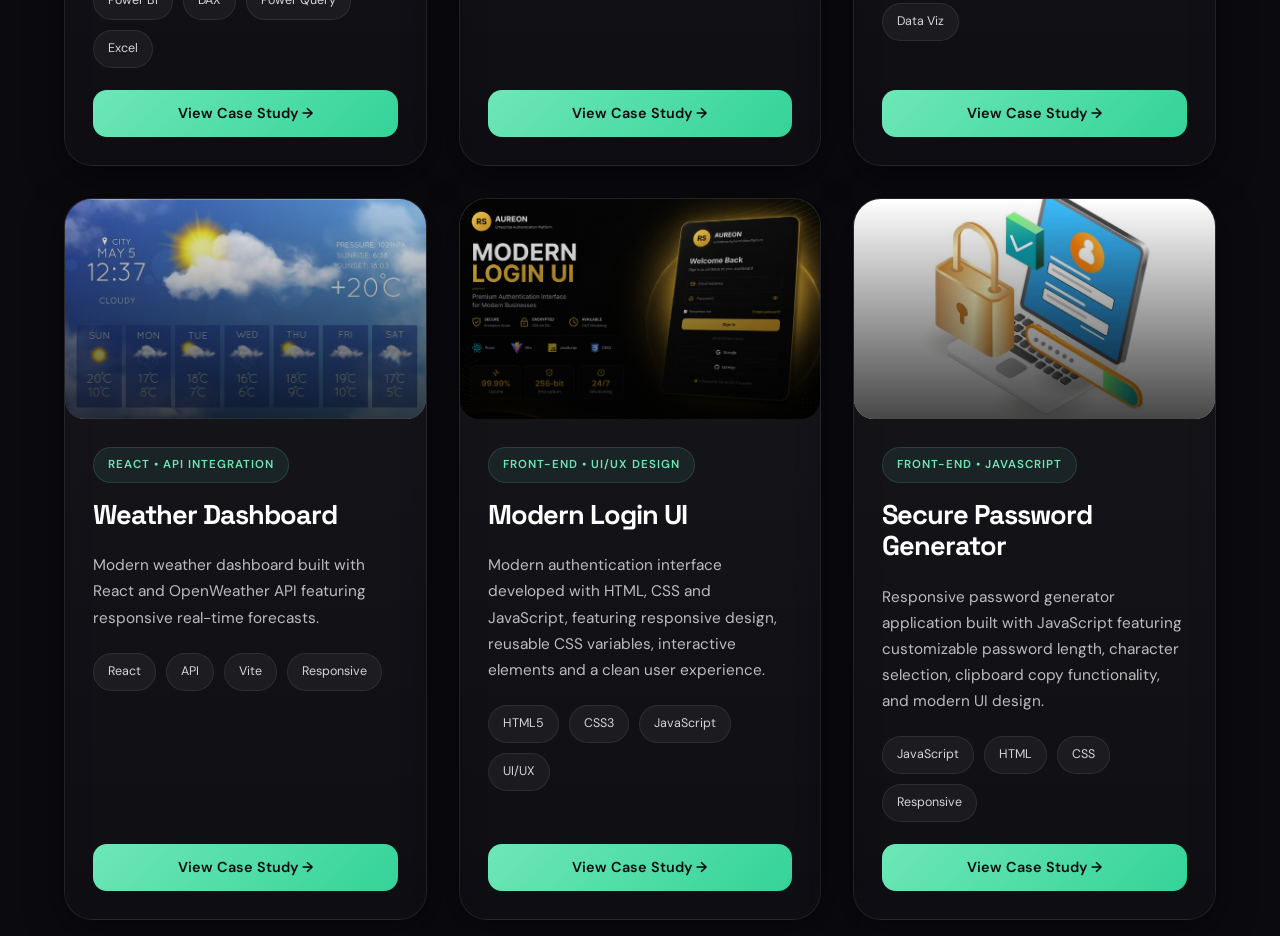
<file: projects.html>
<!DOCTYPE html>
<html lang="en-US">
  <head>
    <meta charset="UTF-8">
    <meta name="viewport" content="width=device-width, initial-scale=1.0">
    <meta
    name="description"
    content="Discover real-world projects developed by Renato Saletti Santos, including Power BI dashboards, SQL analytics, Business Intelligence solutions, and responsive web applications.">
    <meta
    name="keywords"
    content="Power BI Projects, SQL Projects, JavaScript Projects, React Projects, Dashboards, Business Intelligence, Renato Saletti Santos">
    <meta name="author" content="Renato Saletti Santos">
    <meta name="robots" content="index, follow">
    <meta name="theme-color" content="#0A0A0F">
    <meta property="og:title"
      content="Projects | Renato Saletti Santos">
    <meta property="og:description"
      content="Professional projects including Power BI dashboards, SQL analytics, Business Intelligence and responsive web applications.">
    <meta property="og:url"
      content="https://interactive-portfolio-react.vercel.app/projects.html">
    <meta property="og:image"
      content="https://interactive-portfolio-react.vercel.app/img/og-projects.jpg">

    <title>Projects | Renato Saletti Santos</title>
    <link rel="stylesheet" href="style.css">
    <link href="https://fonts.googleapis.com/css2?family=DM+Sans:wght@300;400;500&family=Space+Grotesk:wght@400;500;600;700;800&display=swap" rel="stylesheet">
    <link rel="canonical" href="https://interactive-portfolio-react.vercel.app/projects.html">
  <link rel="icon" type="image/x-icon" href="img/icons/favicon.ico">
  <link rel="icon" type="image/png" sizes="32x32" href="img/icons/favicon-32x32.png">
  <link rel="icon" type="image/png" sizes="16x16" href="img/icons/favicon-16x16.png">
  <link rel="apple-touch-icon" href="img/icons/apple-touch-icon-180x180.png">
  <link rel="manifest" href="site.webmanifest">
  </head>
  <body class="projects-page">
    <main class="page projects-layout">
      <!-- NAVIGATION -->
      <nav>
        <div class="nav-logo">R.SANTOS</div>
        <ul class="nav-links">
          <li><a href="index.html">Home</a></li>
          <li><a href="index.html#skills">Skills</a></li>
          <li><a href="portfolio.html">Portfolio</a></li>
          <li><a href="professional-experience.html">Experience</a></li>
          <li><a href="education.html">Education</a></li>
          <li><a href="index.html#about">About</a></li>
          <li><a href="index.html#contact">Contact</a></li>
        </ul>
        <a href="index.html#contact" class="nav-cta">Let’s Work Together</a>
        <a href="documents/TI_Renalto Santos.docx" target="_blank" rel="noopener noreferrer" class="nav-resume">Resume</a>
        <a href="documents/ADM_Cover.docx" target="_blank" rel="noopener noreferrer" class="nav-CoverLetter">Cover Letter</a>
      </nav>

      <section class="projects-hero">

    <p class="portfolio-label">
        PROJECTS
    </p>

    <h1>
        Data Analytics &
        Front-End Projects
    </h1>

    <p class="portfolio-description">

        Explore dashboards and modern web
        applications built to solve real
        business challenges.

    </p>

      </section>

      <section class="showcase-grid">

<!-- DATA ANALYTICS -->
 
        <!-- UNIVERSAL CSV ANALYTICS DASHBOARD -->
        <article class="showcase-card" data-category="data">
          <div class="showcase-image">
            <img src="img/CSV1.jpeg" alt="Universal CSV Analytics Dashboard"
            width="1920"
            height="1080"
            loading="lazy"
            decoding="async">
          </div>

          <div class="showcase-content">
            <div class="showcase-top">
              <span class="showcase-category">Python • FastAPI • Data Analytics</span>
              <h2>Universal CSV Analytics Dashboard</h2>
            </div>

            <p class="showcase-description">
              Full-stack analytics platform that transforms CSV datasets into automated dashboards, KPI generation, and interactive business intelligence visualizations.
            </p>

            <div class="showcase-tags">
              <span>Python</span>
              <span>FastAPI</span>
              <span>React</span>
              <span>Pandas</span>
            </div>

            <div class="showcase-buttons">
              <a class="details-btn"
                href="projects/universal-csv-dashboard.html">

                View Case Study →

              </a>
            </div>
          </div>
        </article>

        <!-- HEALTHCARE OPERATIONS DASHBOARD -->
        <article class="showcase-card" data-category="data">
          <div class="showcase-image">
            <img src="img/Healthcare.jpeg" alt="Healthcare Operations Dashboard" 
            width="1920"
            height="1080"
            loading="lazy"
            decoding="async">
          </div>

          <div class="showcase-content">
            <div class="showcase-top">
              <span class="showcase-category">Power BI • Healthcare Analytics</span>
              <h2>Healthcare Operations & Cost Intelligence Dashboard</h2>
            </div>

            <p class="showcase-description">
              Executive healthcare analytics dashboard developed in Power BI to analyze patient admissions, operational efficiency, insurance behavior, and healthcare costs through interactive business intelligence visualizations.
            </p>

            <div class="showcase-tags">
              <span>Power BI</span>
              <span>DAX</span>
              <span>Power Query</span>
              <span>Healthcare</span>
            </div>

            <div class="showcase-buttons">
              <a class="details-btn" href="projects/healthcare-dashboard.html">View Case Study →</a>
            </div>
          </div>
        </article>

        <!-- FINANCIAL -->
        <article class="showcase-card" data-category="data">
          <div class="showcase-image">
            <img src="img/transferir.jpeg" alt="Financial Dashboard" 
            width="1920"
            height="1080"
            loading="lazy"
            decoding="async">
          </div>

          <div class="showcase-content">
            <div class="showcase-top">
              <span class="showcase-category">Business Intelligence</span>
              <h2>Financial Analysis Dashboard</h2>
            </div>

            <p class="showcase-description">
              Executive dashboard translating financial performance into strategic business insights and KPI monitoring.
            </p>

            <div class="showcase-tags">
              <span>Power BI</span>
              <span>DAX</span>
              <span>KPIs</span>
              <span>Analytics</span>
            </div>

            <div class="showcase-buttons">
              <a class="details-btn" href="projects/financial-dashboard.html">View Case Study →</a>
            </div>
          </div>
        </article>

        <!-- Sales Intelligence Dashboard -->
        <article class="showcase-card" data-category="data">
          <div class="showcase-image">
            <img src="img/Salles.jpeg" alt="Sales Intelligence Dashboard" 
            width="1920"
            height="1080"
            loading="lazy"
            decoding="async">
          </div>

          <div class="showcase-content">
            <div class="showcase-top">
              <span class="showcase-category">Power BI • Sales Analytics</span>
              <h2>Sales Intelligence Dashboard</h2>
            </div>

            <p class="showcase-description">
              Interactive sales analytics dashboard designed to transform raw CSV sales data into actionable business intelligence, KPI monitoring, and performance insights.
            </p>

            <div class="showcase-tags">
              <span>Power BI</span>
              <span>DAX</span>
              <span>Power Query</span>
              <span>Excel</span>
            </div>

            <div class="showcase-buttons">
              <a class="details-btn" href="projects/sales-dashboard.html">View Case Study →</a>
            </div>
          </div>
        </article>       
        
        <!-- LOGISTICS -->
        <article class="showcase-card" data-category="data">
          <div class="showcase-image">
            <img src="img/deliver.jpeg" alt="Logistics Dashboard" 
            width="1920"
            height="1080"
            loading="lazy"
            decoding="async">
          </div>

          <div class="showcase-content">
            <div class="showcase-top">
              <span class="showcase-category">Operations Analytics</span>
              <h2>Logistics Delivery Dashboard</h2>
            </div>

            <p class="showcase-description">
              Dashboard focused on delivery efficiency, operational bottlenecks, and route optimization analysis.
            </p>

            <div class="showcase-tags">
              <span>Logistics</span>
              <span>BI</span>
              <span>Operations</span>
              <span>Data</span>
            </div>

            <div class="showcase-buttons">
              <a class="details-btn" href="projects/logistics-dashboard.html">View Case Study →</a>
            </div>
          </div>
        </article>

        <!-- STOCK MARKET -->
        <article class="showcase-card" data-category="data">
          <div class="showcase-image">
            <img src="img/Stock Market Trading.jpeg" alt="Stock Market Dashboard" 
            width="1920"
            height="1080"
            loading="lazy"
            decoding="async">
          </div>

          <div class="showcase-content">
            <div class="showcase-top">
              <span class="showcase-category">Financial Analytics</span>
              <h2>Stock Market Analysis Dashboard</h2>
            </div>

            <p class="showcase-description">
              Interactive stock market dashboard focused on market trends, investment insights, and financial data visualization.
            </p>

            <div class="showcase-tags">
              <span>Finance</span>
              <span>Analytics</span>
              <span>Dashboard</span>
              <span>Data Viz</span>
            </div>

            <div class="showcase-buttons">
              <a class="details-btn" href="projects/stock-market-dashboard.html">View Case Study →</a>
            </div>
          </div>
        </article>

<!-- FRONT END -->

        <!-- WEATHER APP -->
        <article class="showcase-card"
         data-category="frontend">
          <div class="showcase-image">
            <img src="img/Weather.jpeg" alt="Weather Dashboard" 
            width="1920"
            height="1080"
            loading="lazy"
            decoding="async">
          </div>

          <div class="showcase-content">
            <div class="showcase-top">
              <span class="showcase-category">React • API Integration</span>
              <h2>Weather Dashboard</h2>
            </div>

            <p class="showcase-description">
              Modern weather dashboard built with React and OpenWeather API featuring responsive real-time forecasts.
            </p>

            <div class="showcase-tags">
              <span>React</span>
              <span>API</span>
              <span>Vite</span>
              <span>Responsive</span>
            </div>

            <div class="showcase-buttons">
              <a class="details-btn" href="projects/weather-dashboard.html">View Case Study →</a>
            </div>
          </div>
        </article>

        <!-- MODERN LOGIN UI -->
        <article class="showcase-card"
         data-category="frontend">
          <div class="showcase-image">
            <img src="img/Modern_login1.jpeg" alt="Modern Login UI" 
            width="1920"
            height="1080"
            loading="lazy"
            decoding="async">
          </div>

          <div class="showcase-content">

            <div class="showcase-top">
              <span class="showcase-category">
                Front-End • UI/UX Design
              </span>

              <h2>
                Modern Login UI
              </h2>

            </div>

            <p class="showcase-description">
              Modern authentication interface developed with HTML, CSS and JavaScript,
              featuring responsive design, reusable CSS variables, interactive elements
              and a clean user experience.
            </p>

            <div class="showcase-tags">
              <span>HTML5</span>
              <span>CSS3</span>
              <span>JavaScript</span>
              <span>UI/UX</span>
            </div>

            <div class="showcase-buttons">

              <a
                class="details-btn"
                href="projects/modern-login-ui.html">

                View Case Study →

              </a>

            </div>

          </div>

        </article>

        <!-- PASSWORD GENERATOR -->
        <article class="showcase-card"
         data-category="frontend">
          <div class="showcase-image">
            <img src="img/password.jpeg" alt="Password Generator App" 
            width="1920"
            height="1080"
            loading="lazy"
            decoding="async">
          </div>

          <div class="showcase-content">
            <div class="showcase-top">
              <span class="showcase-category">Front-End • JavaScript</span>
              <h2>Secure Password Generator</h2>
            </div>

            <p class="showcase-description">
              Responsive password generator application built with JavaScript featuring customizable password length, character selection, clipboard copy functionality, and modern UI design.
            </p>

            <div class="showcase-tags">
              <span>JavaScript</span>
              <span>HTML</span>
              <span>CSS</span>
              <span>Responsive</span>
            </div>

            <div class="showcase-buttons">
              <a class="details-btn" href="projects/password-generator.html">View Case Study →</a>
            </div>
          </div>
        </article>

      </section>
    </main>
    <script src="script.js"></script>
  </body>
</html>
</file>
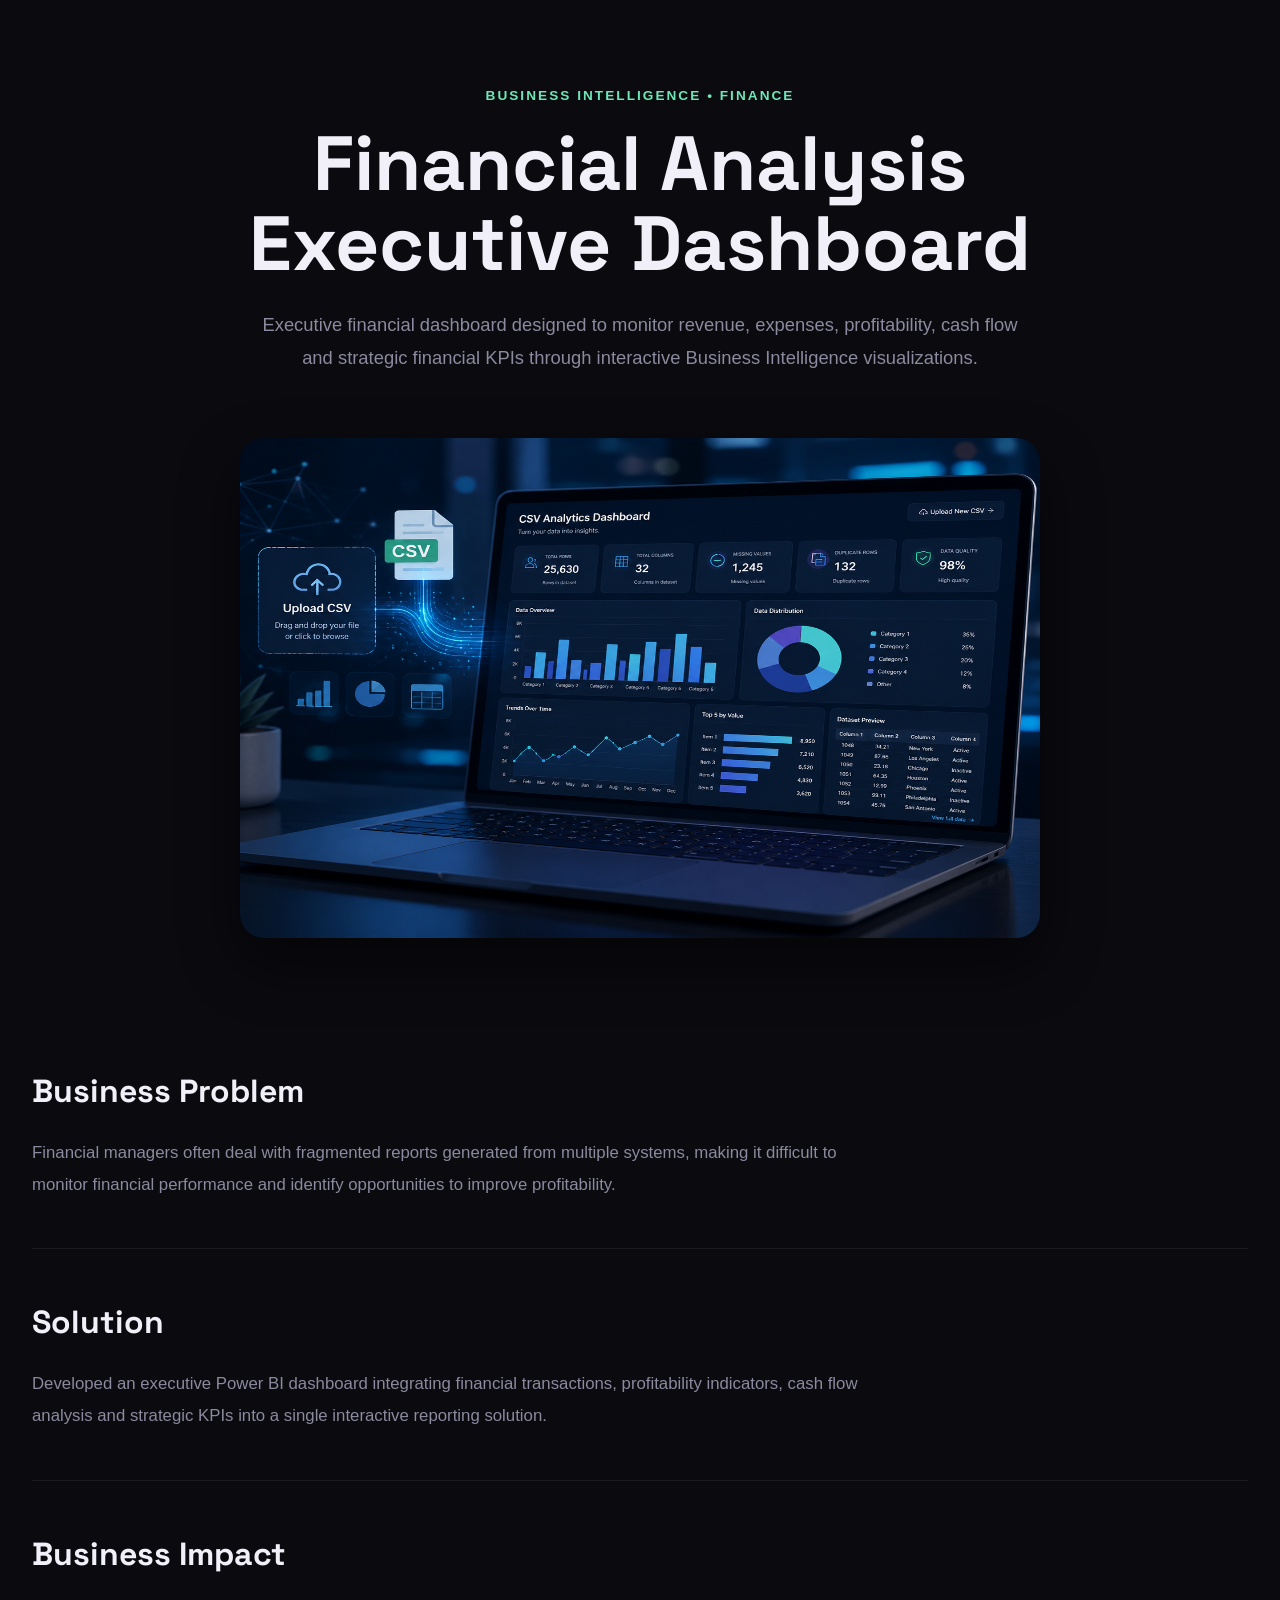
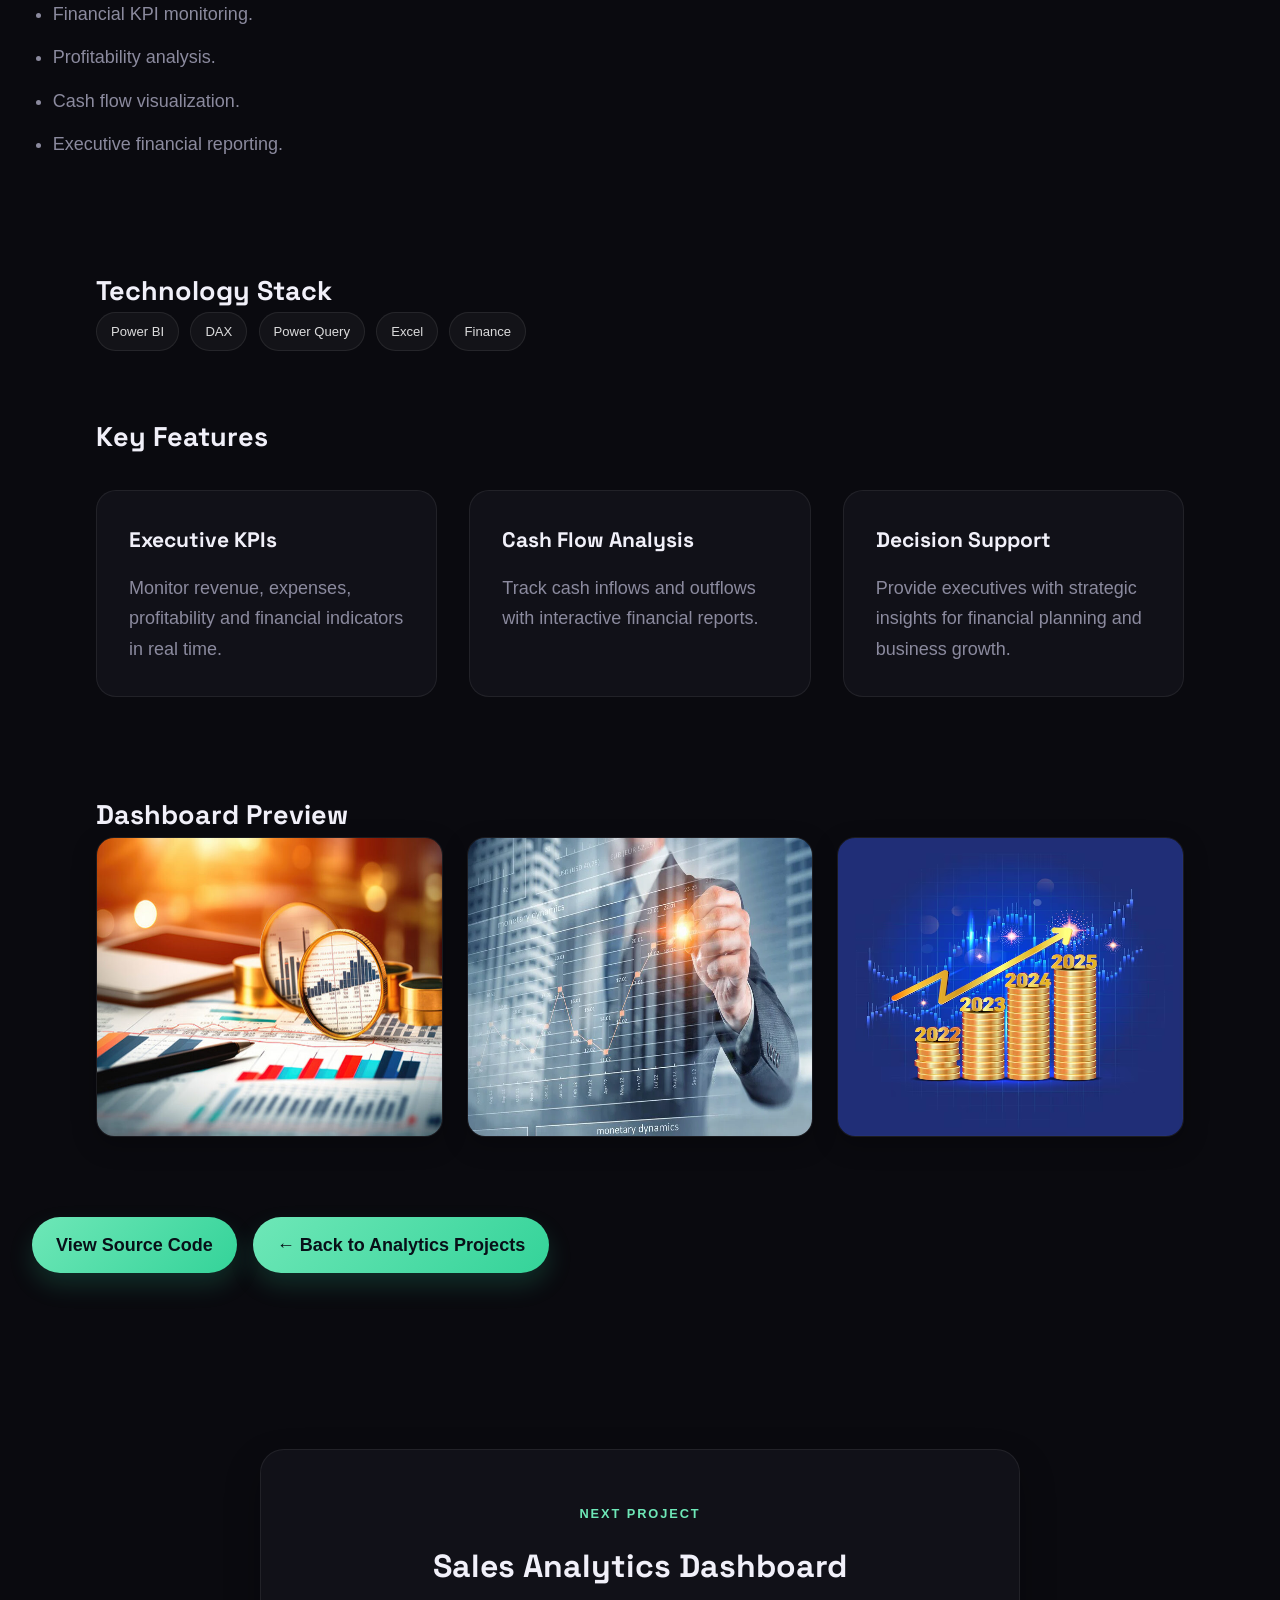
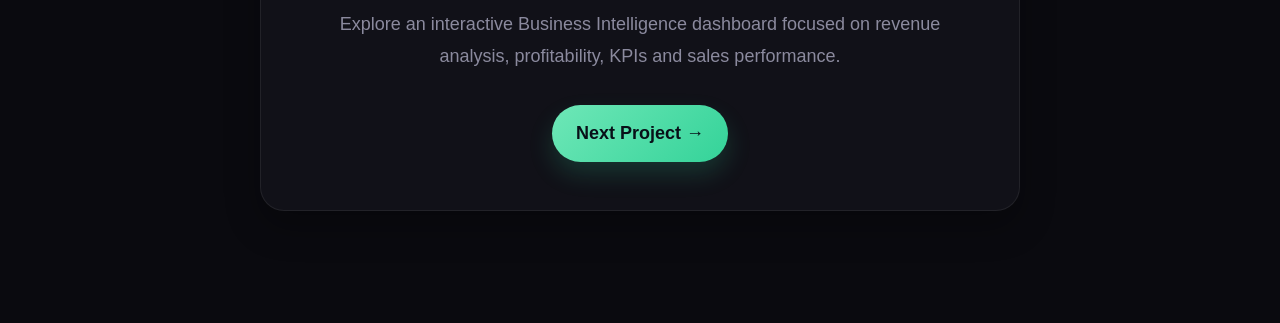
<file: projects/financial-dashboard.html>
<!DOCTYPE html>
<html lang="en-US">

<head>

    <meta charset="UTF-8">
    <meta
    name="description"
    content="Executive financial dashboard designed to monitor revenue, expenses, profitability, cash flow and strategic financial KPIs through interactive Business Intelligence visualizations.">
    <meta name="viewport"
          content="width=device-width, initial-scale=1.0">
    <meta
    name="keywords"
    content="Financial Dashboard, Power BI, Business Intelligence, KPIs, Renato Saletti Santos">
    <meta name="author" content="Renato Saletti Santos">

<meta name="robots" content="index, follow">

<meta name="theme-color" content="#0A0A0F">
    <title>
        Financial Analysis Dashboard | Renato Saletti Santos
    </title>

    <link rel="stylesheet" href="../style.css">
    <link rel="canonical" href="https://interactive-portfolio-react.vercel.app/projects/financial-dashboard.html">
    <!-- Favicon -->
    <link rel="icon" type="image/x-icon" href="../img/icons/favicon.ico">
    <link rel="icon" type="image/png" sizes="32x32" href="../img/icons/favicon-32x32.png">
    <link rel="icon" type="image/png" sizes="16x16" href="../img/icons/favicon-16x16.png">
    <link rel="apple-touch-icon" sizes="180x180" href="../img/icons/apple-touch-icon-180x180.png">

    <!-- Web App Manifest -->
    <link rel="manifest" href="../site.webmanifest">
</head>

<body>

    <main>

        <section class="project-hero">

            <div class="container">

                <span class="project-category">

                    Business Intelligence • Finance
                </span>

                <h1>

                    Financial Analysis
                    Executive Dashboard

                </h1>

                <p>

                    Executive financial dashboard designed to monitor revenue,
                    expenses, profitability, cash flow and strategic financial KPIs
                    through interactive Business Intelligence visualizations.

                </p>

            </div>

        </section>

        <section class="project-cover">

            <div class="container">

                <img
                    src="../img/Analytics.jpeg"
                    alt="Universal CSV Analytics Dashboard" 
                    width="1920"
                    height="1080"
                    loading="lazy"
                    decoding="async">
            </div>

        </section>

        <section class="project-details">

    <div class="container">

        <article class="project-block">

            <h2>Business Problem</h2>

            <p>
                Financial managers often deal with fragmented reports generated
                from multiple systems, making it difficult to monitor financial
                performance and identify opportunities to improve profitability.
            </p>

        </article>

        <article class="project-block">

            <h2>Solution</h2>

            <p>
                Developed an executive Power BI dashboard integrating financial
                transactions, profitability indicators, cash flow analysis and
                strategic KPIs into a single interactive reporting solution.
            </p>

        </article>

        <article class="project-block">

            <h2>Business Impact</h2>

            <ul>

                <li>Financial KPI monitoring.</li>

                <li>Profitability analysis.</li>

                <li>Cash flow visualization.</li>

                <li>Executive financial reporting.</li>
            </ul>

        </article>

    </div>

</section>

<section class="project-stack">

    <div class="container">

        <h2>Technology Stack</h2>

        <div class="tech-stack">

            <span>Power BI</span>

            <span>DAX</span>

            <span>Power Query</span>

            <span>Excel</span>

            <span>Finance</span>

        </div>

    </div>

</section>

<section class="project-features">

    <div class="container">

        <h2>Key Features</h2>

        <div class="features-grid">

            <article class="feature-card">

                <h3>Executive KPIs</h3>

                <p>
                    Monitor revenue, expenses, profitability and financial indicators in real time.
                </p>

            </article>

            <article class="feature-card">

                <h3>Cash Flow Analysis</h3>

                <p>
                    Track cash inflows and outflows with interactive financial reports.
                </p>

            </article>

            <article class="feature-card">

                <h3>Decision Support</h3>

                <p>
                    Provide executives with strategic insights for financial planning and business growth.
                </p>

            </article>

        </div>

    </div>

</section>

<section class="project-gallery">

    <div class="container">

        <h2>Dashboard Preview</h2>

        <div class="gallery-grid">

            <img src="../img/financial.jpeg"
                 alt="Financial Analysis Dashboard" 
                 width="1920"
                 height="1080"
                 loading="lazy"
                 decoding="async">

            <img src="../img/financial1.jpeg"
                 alt="Cash Flow Analysis" 
                 width="1920"
                 height="1080"
                 loading="lazy"
                 decoding="async">

            <img src="../img/financial2.jpeg"
                 alt="Executive KPIs" 
                 width="1920"
                 height="1080"
                 loading="lazy"
                 decoding="async">

        </div>

    </div>

</section>

<section class="project-actions">

    <div class="container">

        <a
            class="expertise-button"
            href="https://github.com/Resaletti/financial-analysis-dashboard"
            target="_blank"
            rel="noopener noreferrer">

            View Source Code

        </a>

        <a
            class="expertise-button"
            href="../projects.html?category=data">
            ← Back to Analytics Projects

        </a>

    </div>

</section>

<section class="project-navigation">

    <div class="container">

        <div class="navigation-card">

            <span class="navigation-label">
                Next Project
            </span>

            <h2>
                Sales Analytics Dashboard
            </h2>

            <p>
                Explore an interactive Business Intelligence dashboard focused on
                revenue analysis, profitability, KPIs and sales performance.
            </p>

            <a class="expertise-button"
               href="sales-dashboard.html">

                Next Project →
            </a>

        </div>

    </div>

</section>
    </main>

</body>

</html>
</file>
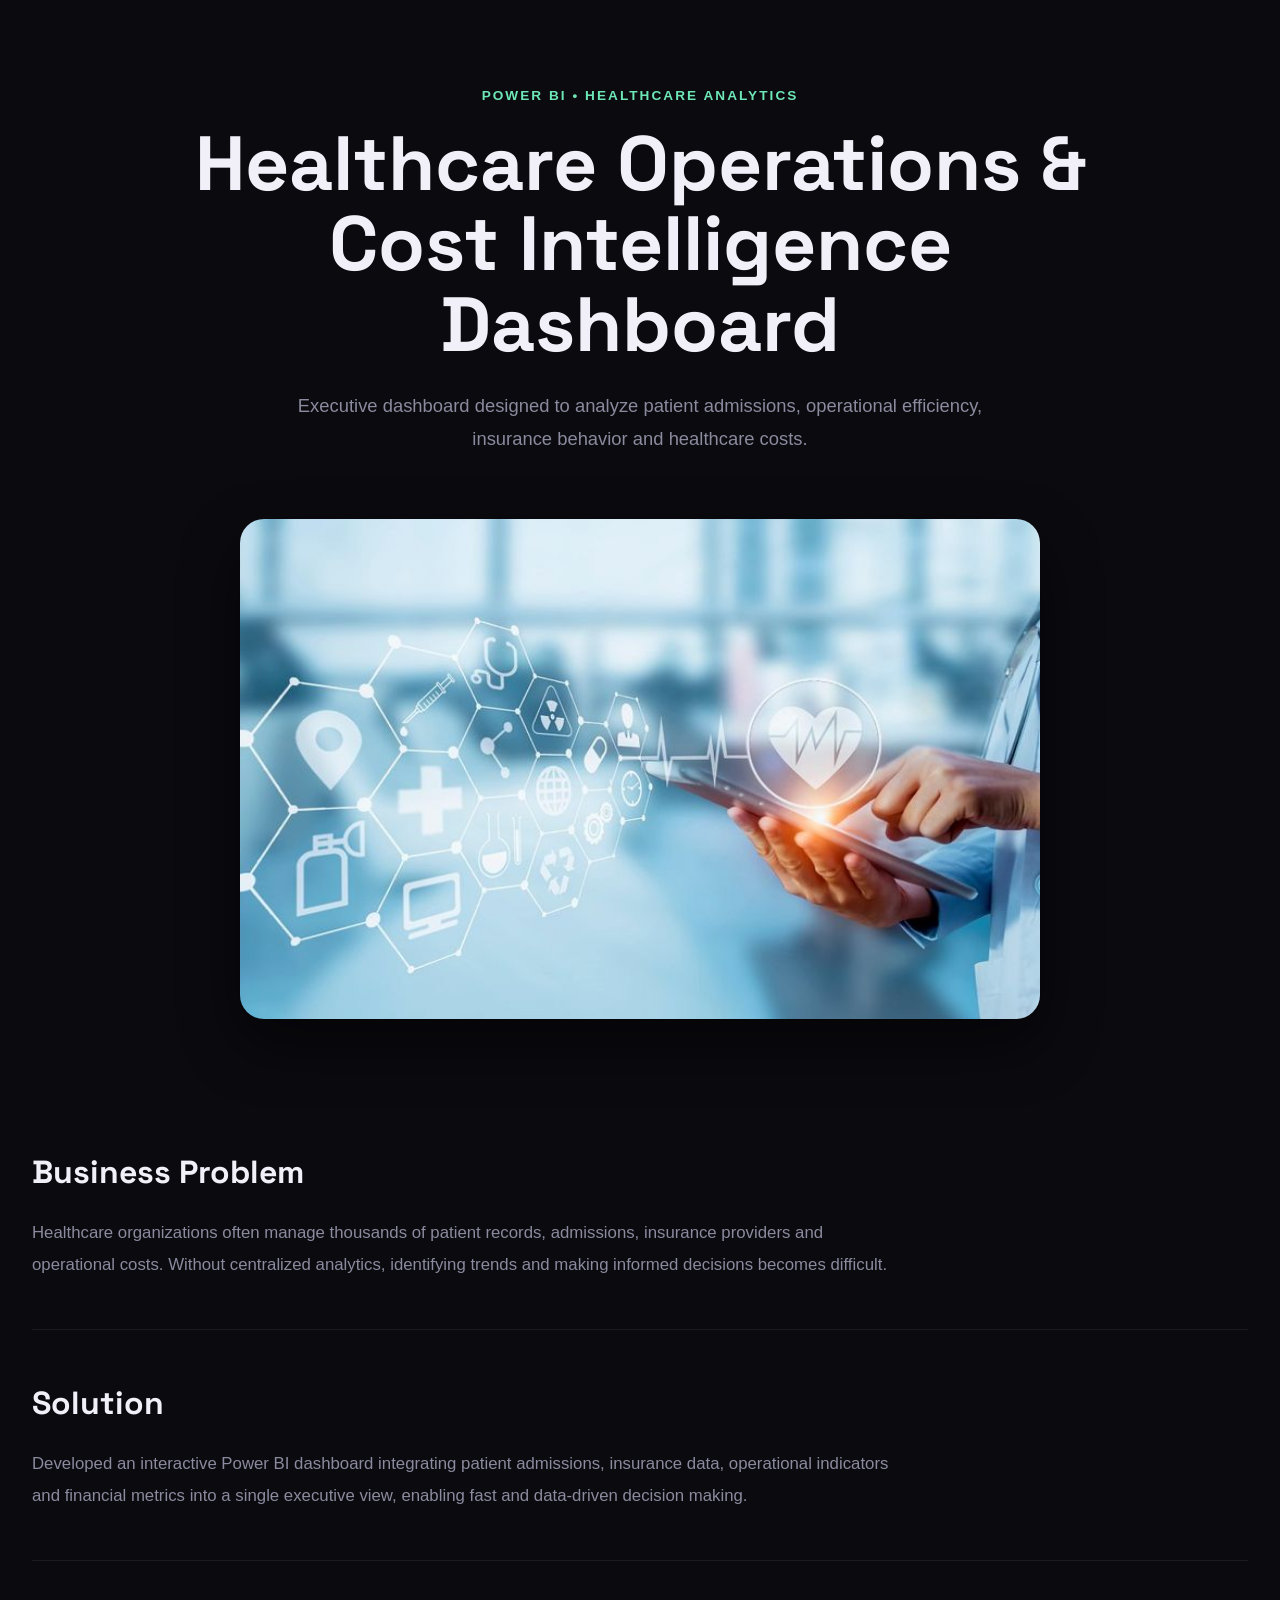
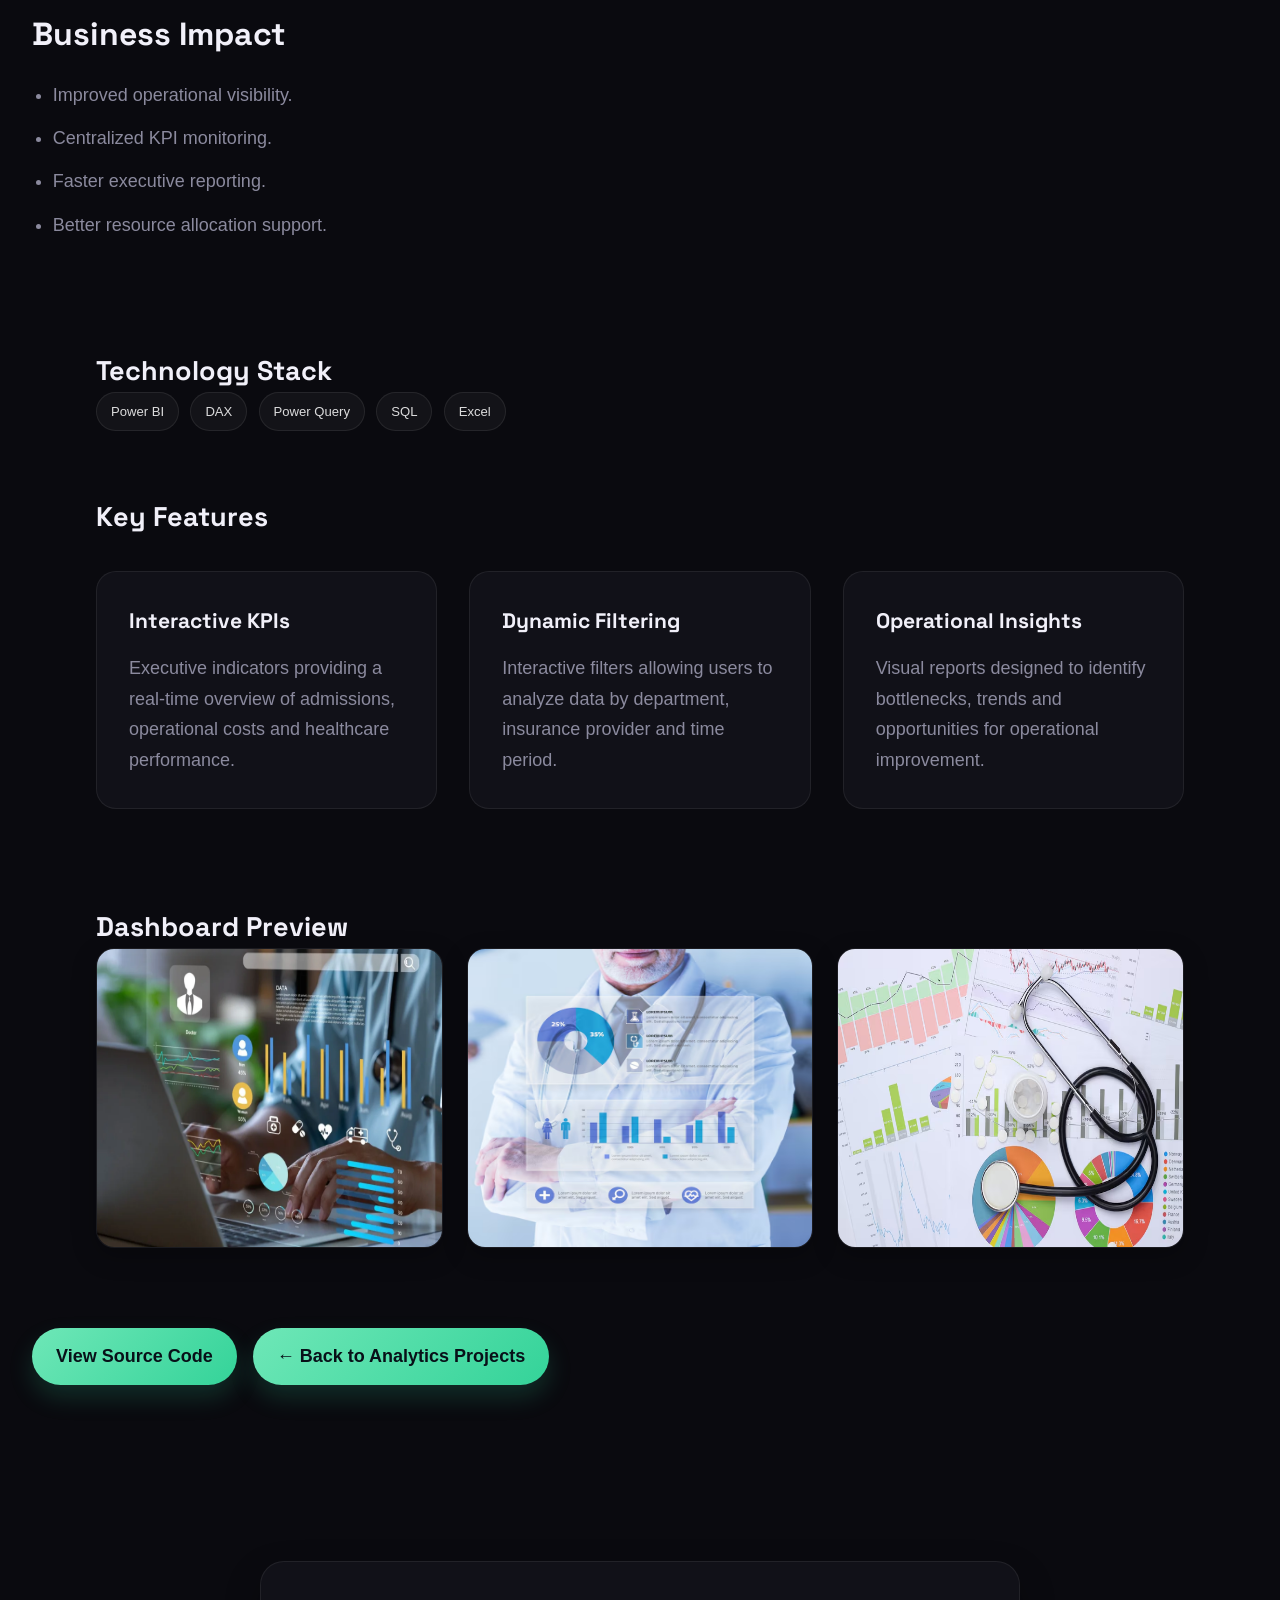
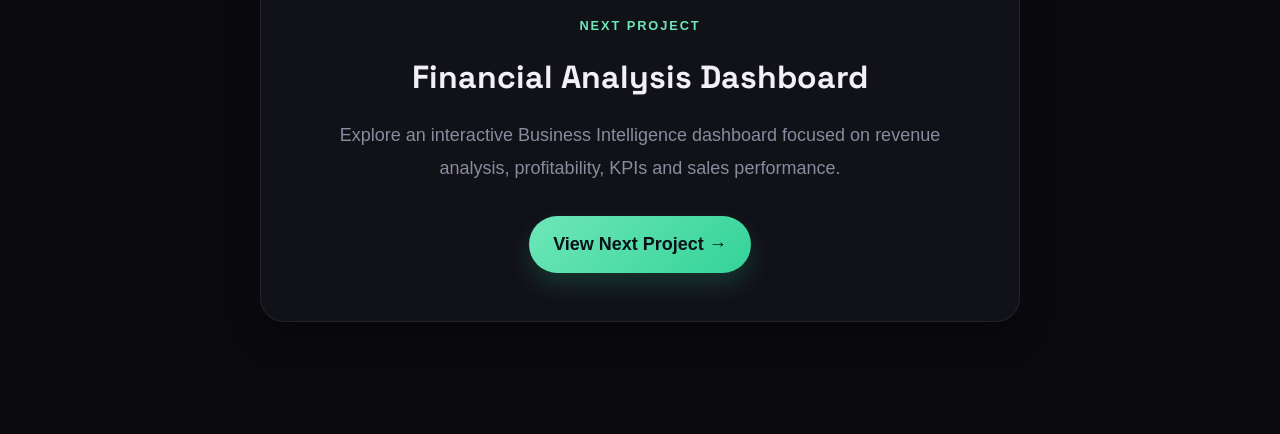
<file: projects/healthcare-dashboard.html>
<!DOCTYPE html>
<html lang="en-US">

<head>

    <meta charset="UTF-8">
    <meta
    name="description"
    content="Executive dashboard designed to analyze patient admissions, operational efficiency, insurance behavior and healthcare costs.">
    <meta name="viewport"
          content="width=device-width, initial-scale=1.0">
    <meta
    name="keywords"
    content="Healthcare Dashboard, Power BI, Healthcare Analytics, Renato Saletti Santos">
    <meta name="author" content="Renato Saletti Santos">
    <meta name="robots" content="index, follow">
    <meta name="theme-color" content="#0A0A0F">

    <title>
        Healthcare Operations Dashboard | Renato Saletti Santos
    </title>

    <link rel="stylesheet" href="../style.css">
    <link rel="canonical" href="https://interactive-portfolio-react.vercel.app/projects/healthcare-dashboard.html">
    <!-- Favicon -->
    <link rel="icon" type="image/x-icon" href="../img/icons/favicon.ico">
    <link rel="icon" type="image/png" sizes="32x32" href="../img/icons/favicon-32x32.png">
    <link rel="icon" type="image/png" sizes="16x16" href="../img/icons/favicon-16x16.png">
    <link rel="apple-touch-icon" sizes="180x180" href="../img/icons/apple-touch-icon-180x180.png">

    <!-- Web App Manifest -->
    <link rel="manifest" href="../site.webmanifest">

</head>

<body>

    <main>

        <section class="project-hero">

            <div class="container">

                <span class="project-category">

                    Power BI • Healthcare Analytics

                </span>

                <h1>

                    Healthcare Operations &
                    Cost Intelligence Dashboard

                </h1>

                <p>

                    Executive dashboard designed to analyze
                    patient admissions, operational efficiency,
                    insurance behavior and healthcare costs.

                </p>

            </div>

        </section>

        <section class="project-cover">

            <div class="container">

                <img
                    src="../img/Healthcare.jpeg"
                    alt="Healthcare Dashboard" width="1920"
                    height="1080"
                    loading="lazy"
                    decoding="async">

            </div>

        </section>

        <section class="project-details">

    <div class="container">

        <article class="project-block">

            <h2>Business Problem</h2>

            <p>
                Healthcare organizations often manage thousands of patient records,
                admissions, insurance providers and operational costs. Without
                centralized analytics, identifying trends and making informed
                decisions becomes difficult.
            </p>

        </article>

        <article class="project-block">

            <h2>Solution</h2>

            <p>
                Developed an interactive Power BI dashboard integrating patient
                admissions, insurance data, operational indicators and financial
                metrics into a single executive view, enabling fast and
                data-driven decision making.
            </p>

        </article>

        <article class="project-block">

            <h2>Business Impact</h2>

            <ul>

                <li>Improved operational visibility.</li>

                <li>Centralized KPI monitoring.</li>

                <li>Faster executive reporting.</li>

                <li>Better resource allocation support.</li>

            </ul>

        </article>

    </div>

</section>

<section class="project-stack">

    <div class="container">

        <h2>Technology Stack</h2>

        <div class="tech-stack">

            <span>Power BI</span>

            <span>DAX</span>

            <span>Power Query</span>

            <span>SQL</span>

            <span>Excel</span>

        </div>

    </div>

</section>

<section class="project-features">

    <div class="container">

        <h2>Key Features</h2>

        <div class="features-grid">

            <article class="feature-card">

                <h3>Interactive KPIs</h3>

                <p>
                    Executive indicators providing a real-time overview of
                    admissions, operational costs and healthcare performance.
                </p>

            </article>

            <article class="feature-card">

                <h3>Dynamic Filtering</h3>

                <p>
                    Interactive filters allowing users to analyze data by
                    department, insurance provider and time period.
                </p>

            </article>

            <article class="feature-card">

                <h3>Operational Insights</h3>

                <p>
                    Visual reports designed to identify bottlenecks,
                    trends and opportunities for operational improvement.
                </p>

            </article>

        </div>

    </div>

</section>

<section class="project-gallery">

    <div class="container">

        <h2>Dashboard Preview</h2>

        <div class="gallery-grid">

            <img src="../img/Healthcare1.jpeg"
                 alt="Healthcare Dashboard" 
                 width="1920"
                 height="1080"
                 loading="lazy"
                 decoding="async">

            <img src="../img/Healthcare2.jpeg"
                 alt="Healthcare KPIs" 
                 width="1920"
                 height="1080"
                 loading="lazy"
                 decoding="async">

            <img src="../img/Healthcare3.jpeg"
                 alt="Healthcare Charts" 
                 width="1920"
                 height="1080"
                 loading="lazy"
                 decoding="async">

        </div>

    </div>

</section>

<section class="project-actions">

    <div class="container">

        <a
            class="expertise-button"
            href="https://github.com/Resaletti/healthcare-operations-dashboard"
            target="_blank"
            rel="noopener noreferrer">

            View Source Code

        </a>

        <a
            class="expertise-button"
            href="../projects.html?category=data">

            ← Back to Analytics Projects

        </a>

    </div>

</section>

<section class="project-navigation">

    <div class="container">

        <div class="navigation-card">

            <span class="navigation-label">
                Next Project
            </span>

            <h2>
                Financial Analysis Dashboard
            </h2>

            <p>
                Explore an interactive Business Intelligence dashboard focused on
                revenue analysis, profitability, KPIs and sales performance.
            </p>

            <a class="expertise-button"
               href="financial-dashboard.html">

                View Next Project →

            </a>

        </div>

    </div>

</section>
    </main>

</body>

</html>
</file>
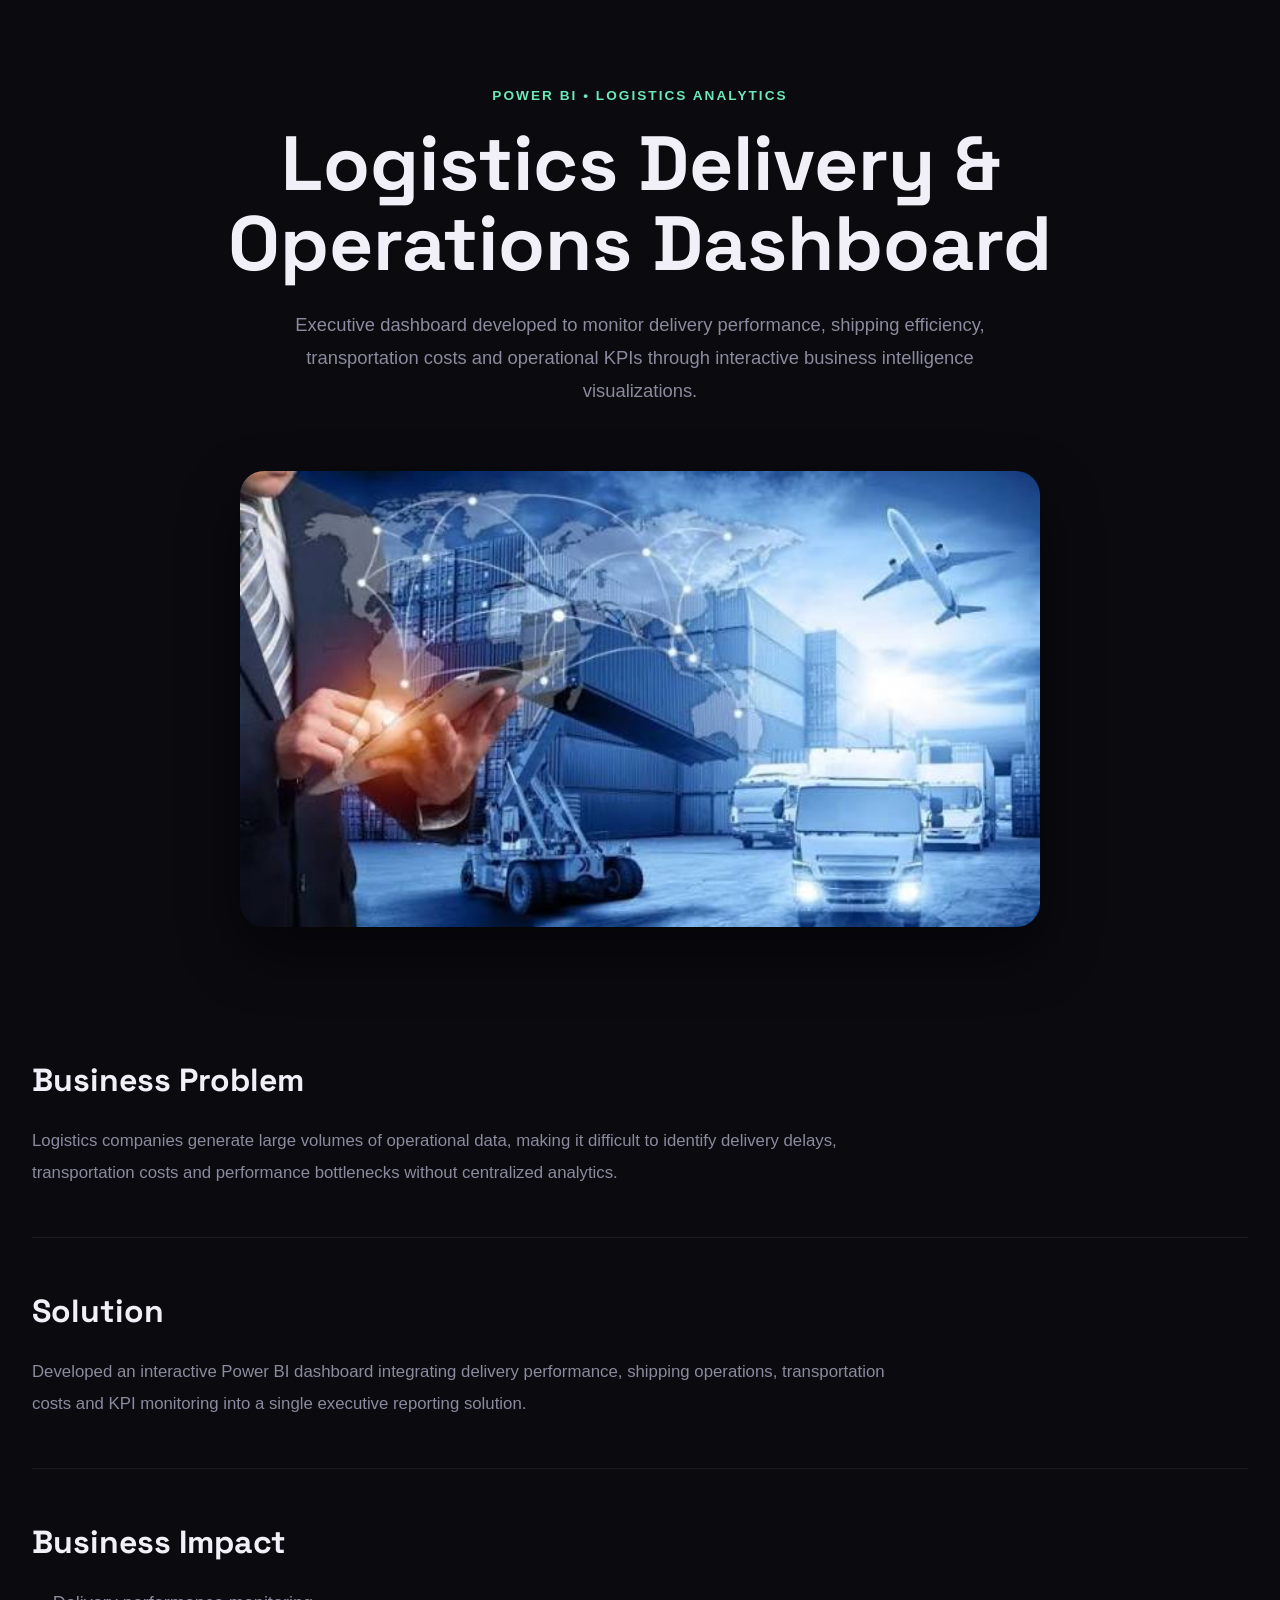
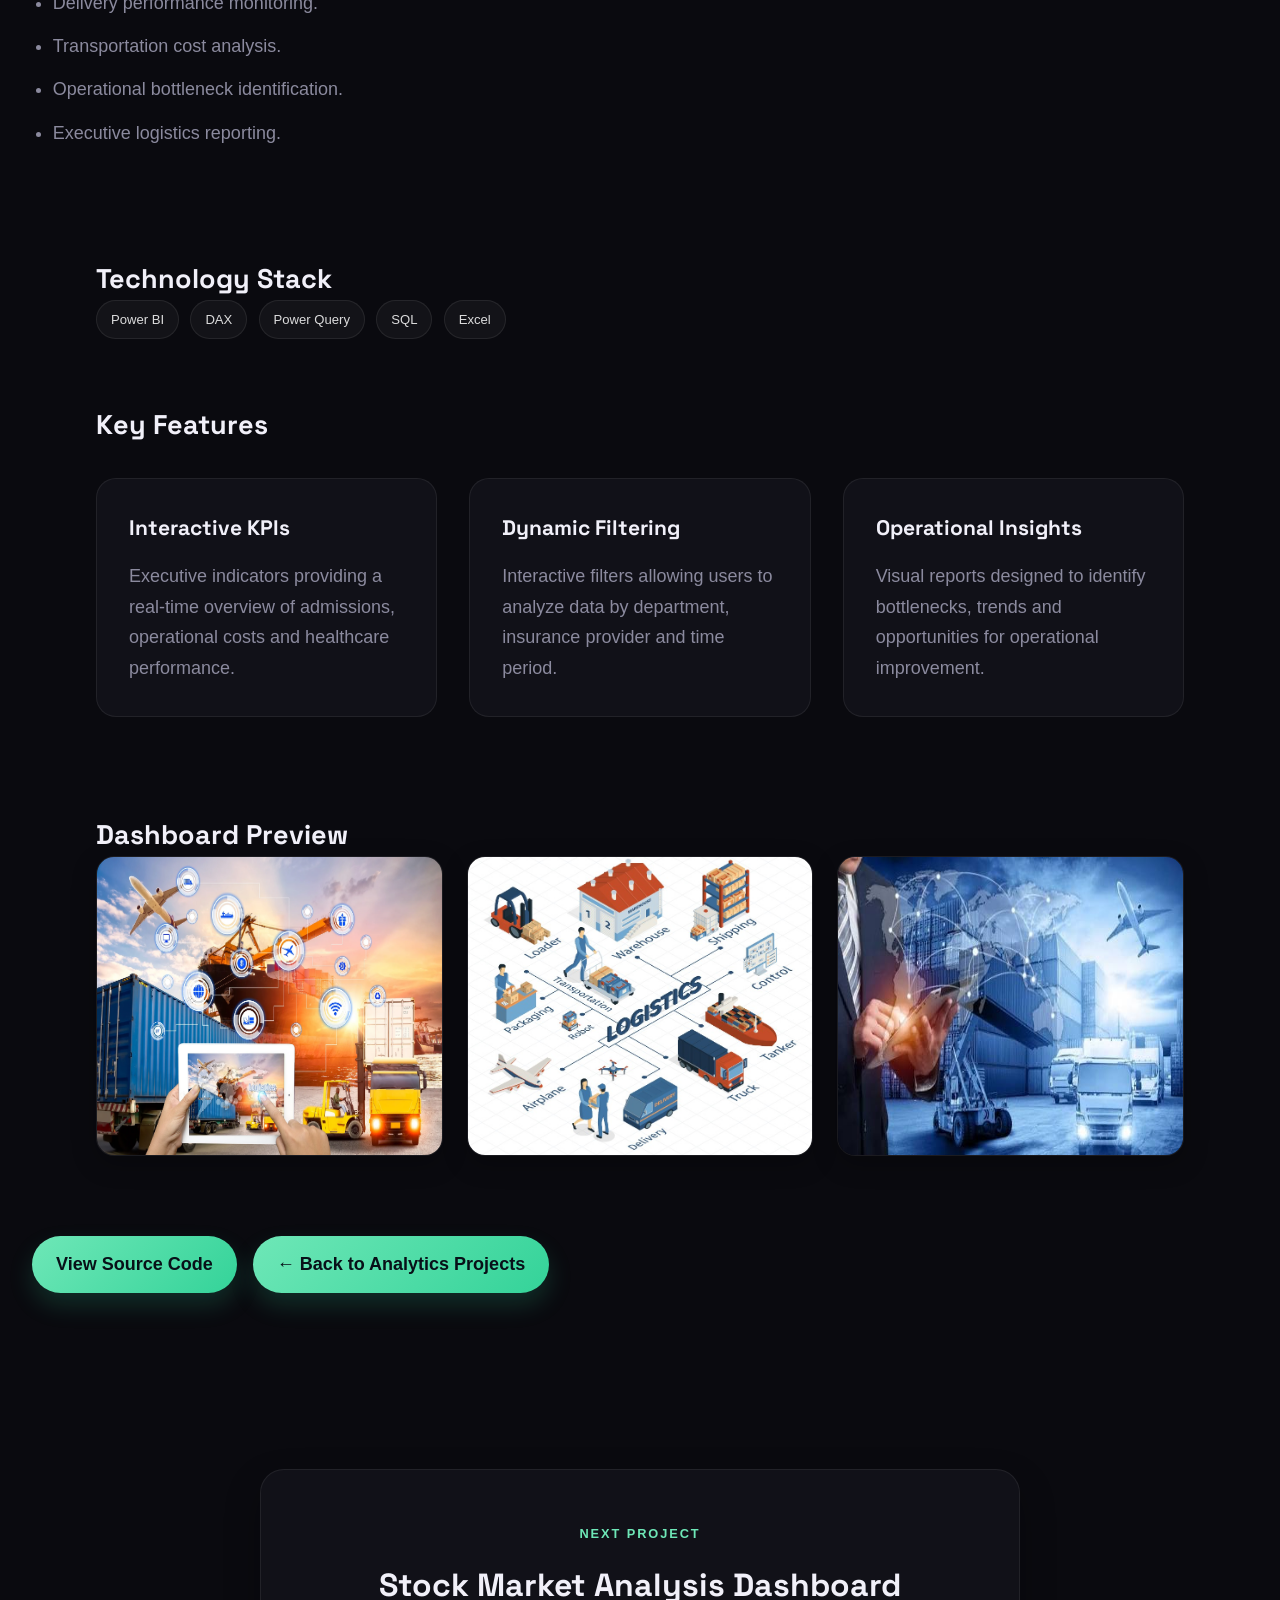
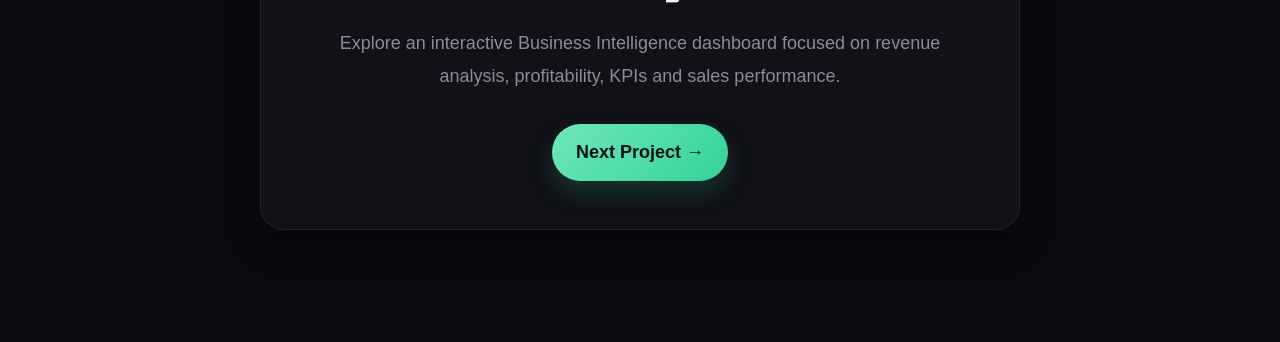
<file: projects/logistics-dashboard.html>
<!DOCTYPE html>
<html lang="en-US">

<head>

    <meta charset="UTF-8">
    <meta
    name="description"
    content="Executive dashboard developed to monitor delivery performance, shipping efficiency, transportation costs and operational KPIs through interactive business intelligence visualizations.">
    <meta name="viewport"
          content="width=device-width, initial-scale=1.0">
    <meta
    name="keywords"
    content="Logistics Dashboard, Power BI, Supply Chain Analytics, Renato Saletti Santos">
    <meta name="author" content="Renato Saletti Santos">
    <meta name="robots" content="index, follow">
    <meta name="theme-color" content="#0A0A0F">

    <title>
        Logistics Delivery Dashboard | Renato Saletti Santos
    </title>

    <link rel="stylesheet" href="../style.css">
    <link rel="canonical" href="https://interactive-portfolio-react.vercel.app/projects/logistics-dashboard.html">
    <!-- Favicon -->
    <link rel="icon" type="image/x-icon" href="../img/icons/favicon.ico">
    <link rel="icon" type="image/png" sizes="32x32" href="../img/icons/favicon-32x32.png">
    <link rel="icon" type="image/png" sizes="16x16" href="../img/icons/favicon-16x16.png">
    <link rel="apple-touch-icon" sizes="180x180" href="../img/icons/apple-touch-icon-180x180.png">

    <!-- Web App Manifest -->
    <link rel="manifest" href="../site.webmanifest">

</head>

<body>

    <main>

        <section class="project-hero">

            <div class="container">

                <span class="project-category">

                    Power BI • Logistics Analytics
                </span>

                <h1>

                    Logistics Delivery &
                    Operations Dashboard

                </h1>

                <p>

                    Executive dashboard developed to monitor delivery performance,
                    shipping efficiency, transportation costs and operational KPIs
                    through interactive business intelligence visualizations.

                </p>

            </div>

        </section>

        <section class="project-cover">

            <div class="container">

                <img
                    src="../img/Logistics.jpeg"
                    alt="Logistics Dashboard" width="1920"
                    height="1080"
                    loading="lazy"
                    decoding="async">

            </div>

        </section>

        <section class="project-details">

    <div class="container">

        <article class="project-block">

            <h2>Business Problem</h2>

            <p>
                Logistics companies generate large volumes of operational data,
                making it difficult to identify delivery delays, transportation
                costs and performance bottlenecks without centralized analytics.
            </p>

        </article>

        <article class="project-block">

            <h2>Solution</h2>

            <p>
                Developed an interactive Power BI dashboard integrating delivery
                performance, shipping operations, transportation costs and KPI
                monitoring into a single executive reporting solution.
            </p>

        </article>

        <article class="project-block">

            <h2>Business Impact</h2>

            <ul>

                <li>Delivery performance monitoring.</li>

                <li>Transportation cost analysis.</li>

                <li>Operational bottleneck identification.</li>

                <li>Executive logistics reporting.</li>

            </ul>

        </article>

    </div>

</section>

<section class="project-stack">

    <div class="container">

        <h2>Technology Stack</h2>

        <div class="tech-stack">

            <span>Power BI</span>

            <span>DAX</span>

            <span>Power Query</span>

            <span>SQL</span>

            <span>Excel</span>

        </div>

    </div>

</section>

<section class="project-features">

    <div class="container">

        <h2>Key Features</h2>

        <div class="features-grid">

            <article class="feature-card">

                <h3>Interactive KPIs</h3>

                <p>
                    Executive indicators providing a real-time overview of
                    admissions, operational costs and healthcare performance.
                </p>

            </article>

            <article class="feature-card">

                <h3>Dynamic Filtering</h3>

                <p>
                    Interactive filters allowing users to analyze data by
                    department, insurance provider and time period.
                </p>

            </article>

            <article class="feature-card">

                <h3>Operational Insights</h3>

                <p>
                    Visual reports designed to identify bottlenecks,
                    trends and opportunities for operational improvement.
                </p>

            </article>

        </div>

    </div>

</section>

<section class="project-gallery">

    <div class="container">

        <h2>Dashboard Preview</h2>

        <div class="gallery-grid">

            <img src="../img/logistics (2).jpeg"
                 alt="Logistics Delivery Dashboard" 
                 width="1920"
                 height="1080"
                 loading="lazy"
                 decoding="async">

            <img src="../img/logistics-route.jpg"
                 alt="Logistics Route Optimization" 
                 width="1920"
                 height="1080"
                 loading="lazy"
                 decoding="async">

            <img src="../img/Logistics.jpeg"
                 alt="Logistics Operations" 
                 width="1920"
                 height="1080"
                 loading="lazy"
                 decoding="async">

        </div>

    </div>

</section>

<section class="project-actions">

    <div class="container">

        <a
            class="expertise-button"
            href="https://github.com/Resaletti/logistics-delivery-analysis-dashboard"
            target="_blank"
            rel="noopener noreferrer">

            View Source Code

        </a>

        <a
            class="expertise-button"
           href="../projects.html?category=data">

            ← Back to Analytics Projects

        </a>

    </div>

</section>

<section class="project-navigation">

    <div class="container">

        <div class="navigation-card">

            <span class="navigation-label">
                Next Project
            </span>

            <h2>
                Stock Market Analysis Dashboard
            </h2>

            <p>
                Explore an interactive Business Intelligence dashboard focused on
                revenue analysis, profitability, KPIs and sales performance.
            </p>

            <a class="expertise-button"
               href="stock-market-dashboard.html">

                Next Project →

            </a>

        </div>

    </div>

</section>
    </main>

</body>

</html>
</file>
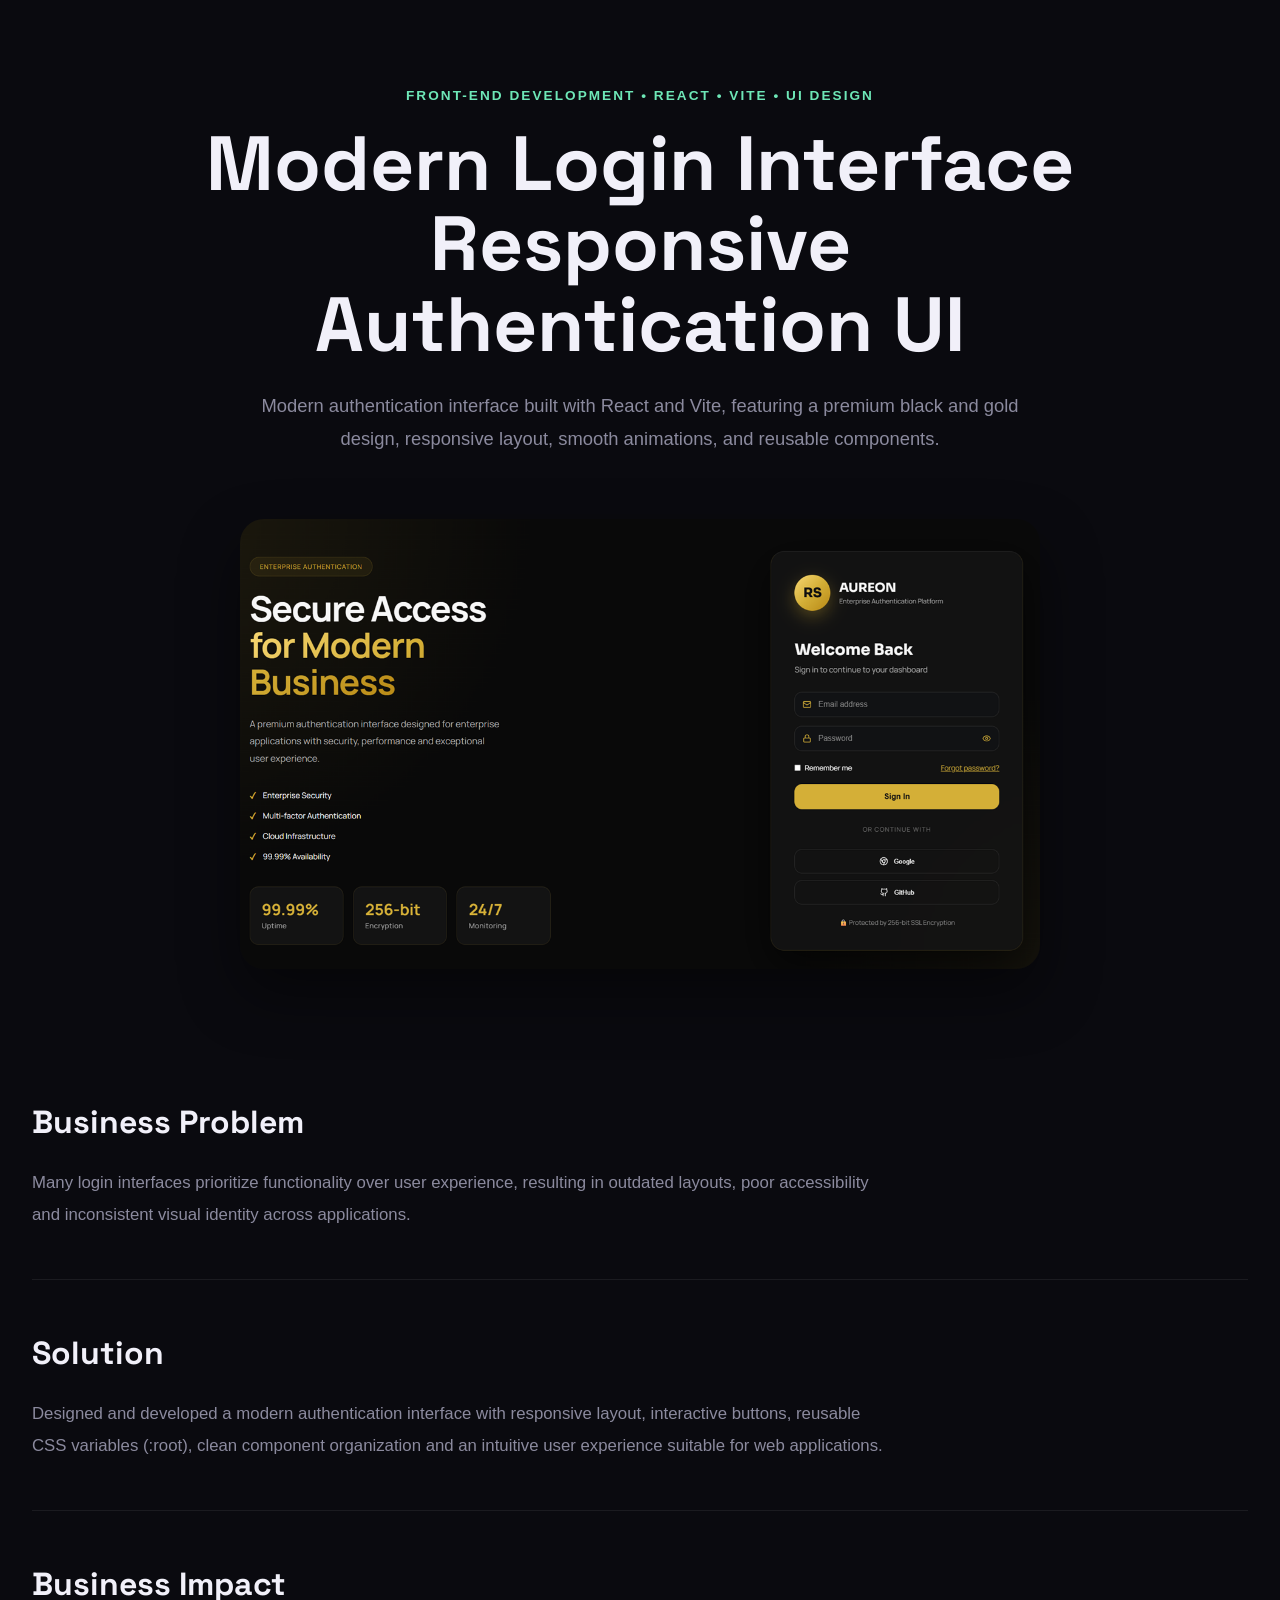
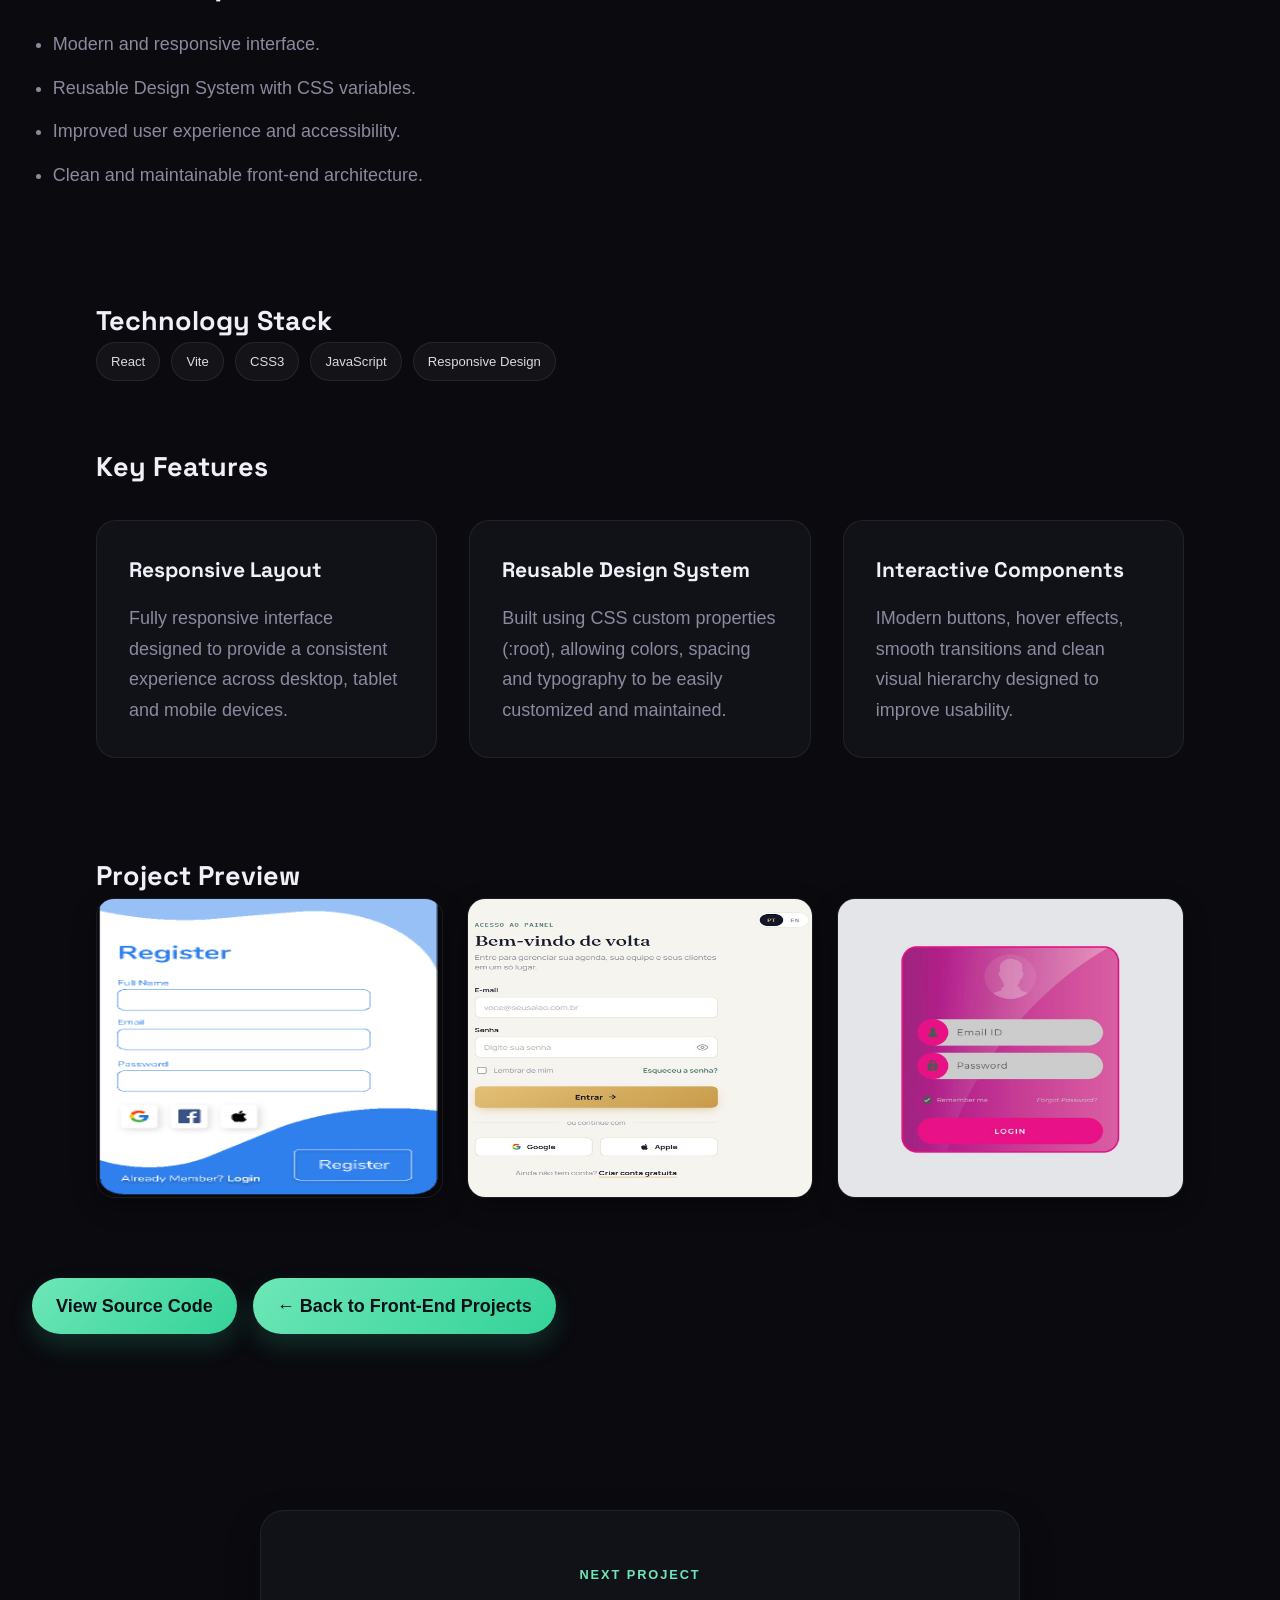
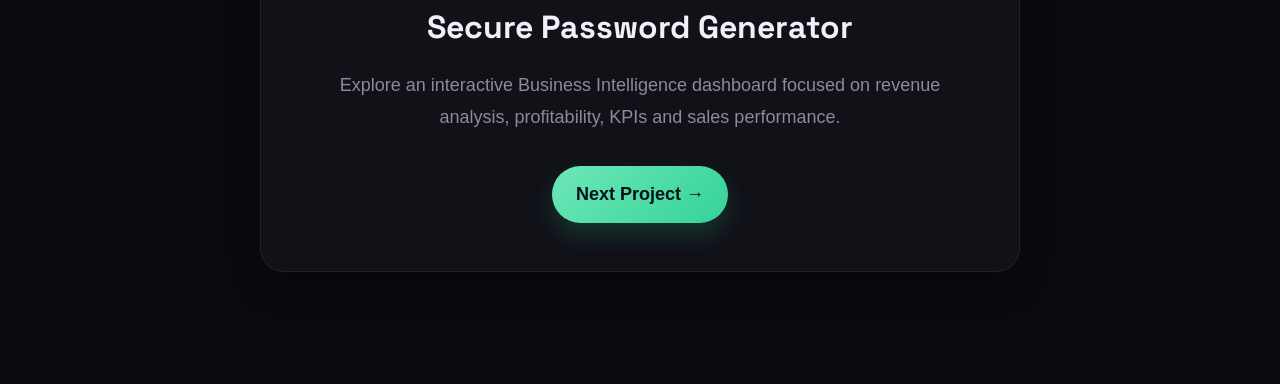
<file: projects/modern-login-ui.html>
<!DOCTYPE html>
<html lang="en-US">

<head>

    <meta charset="UTF-8">
    <meta
    name="description"
    content="Modern and responsive authentication interface designed with HTML, CSS and JavaScript, focused on clean design, user experience, accessibility and reusable components.">
    <meta name="viewport"
          content="width=device-width, initial-scale=1.0">
    <meta
    name="keywords"
    content="Modern Login UI, Responsive Authentication, HTML, CSS, JavaScript, Renato Saletti Santos">
    <meta name="author" content="Renato Saletti Santos">
    <meta name="robots" content="index, follow">
    <meta name="theme-color" content="#0A0A0F">

    <title>
        Modern Login UI | Renato Saletti Santos
    </title>

    <link rel="stylesheet" href="../style.css">
    <link rel="canonical" href="https://modern-login-ui-one.vercel.app/projects/modern-login-ui.html">
    <!-- Favicon -->
    <link rel="icon" type="image/x-icon" href="../img/icons/favicon.ico">
    <link rel="icon" type="image/png" sizes="32x32" href="../img/icons/favicon-32x32.png">
    <link rel="icon" type="image/png" sizes="16x16" href="../img/icons/favicon-16x16.png">
    <link rel="apple-touch-icon" sizes="180x180" href="../img/icons/apple-touch-icon-180x180.png">

    <!-- Web App Manifest -->
    <link rel="manifest" href="../site.webmanifest">

</head>

<body>

    <main>

        <section class="project-hero">

            <div class="container">

                <span class="project-category">

                    Front-End Development • React • Vite • UI Design
                </span>

                <h1>

                    Modern Login Interface
                    Responsive Authentication UI

                </h1>

                <p>
                    Modern authentication interface built with React and Vite, featuring a premium black and gold design, responsive layout, smooth animations, and reusable components.
                </p>

            </div>

        </section>

        <section class="project-cover">

            <div class="container">

                <img
                    src="../img/Modern_login.jpeg"
                    alt="Login Interface" width="1920"
                    height="1080"
                    loading="lazy"
                    decoding="async">

            </div>

        </section>

        <section class="project-details">

    <div class="container">

        <article class="project-block">

            <h2>Business Problem</h2>

            <p>
                Many login interfaces prioritize functionality over user
                experience, resulting in outdated layouts, poor accessibility
                and inconsistent visual identity across applications.
            </p>

        </article>

        <article class="project-block">

            <h2>Solution</h2>

            <p>
                Designed and developed a modern authentication interface with
                responsive layout, interactive buttons, reusable CSS variables
                (:root), clean component organization and an intuitive user
                experience suitable for web applications.
            </p>

        </article>

        <article class="project-block">

            <h2>Business Impact</h2>

            <ul>

                <li>Modern and responsive interface.</li>

                <li>Reusable Design System with CSS variables.</li>

                <li>Improved user experience and accessibility.</li>

                <li>Clean and maintainable front-end architecture.</li>

            </ul>

        </article>

    </div>

</section>

<section class="project-stack">

    <div class="container">

        <h2>Technology Stack</h2>

        <div class="tech-stack">

            <span>React</span>

            <span>Vite</span>

            <span>CSS3</span>

            <span>JavaScript</span>

            <span>Responsive Design</span>

         </div>

    </div>

</section>

<section class="project-features">

    <div class="container">

        <h2>Key Features</h2>

        <div class="features-grid">

            <article class="feature-card">

                <h3>Responsive Layout</h3>

                <p>
                    Fully responsive interface designed to provide a consistent 
                    experience across desktop, tablet and mobile devices.
                </p>

            </article>

            <article class="feature-card">

                <h3>Reusable Design System</h3>

                <p>
                    Built using CSS custom properties (:root), allowing colors, 
                    spacing and typography to be easily customized and maintained.
                </p>

            </article>

            <article class="feature-card">

                <h3>Interactive Components</h3>

                <p>
                    IModern buttons, hover effects, smooth transitions and 
                    clean visual hierarchy designed to improve usability.
                </p>

            </article>

        </div>

    </div>

</section>

<section class="project-gallery">

    <div class="container">

        <h2>Project Preview</h2>

        <div class="gallery-grid">

            <img src="../img/login.jpeg"
                 alt="Login Interface" 
                 width="1920"
                 height="1080"
                 loading="lazy"
                 decoding="async">

            <img src="../img/login1.jpg"
                 alt="Login Security" 
                 width="1920"
                 height="1080"
                 loading="lazy"
                 decoding="async">

            <img src="../img/login2.jpg"
                 alt="Login Experience" 
                 width="1920"
                 height="1080"
                 loading="lazy"
                 decoding="async">

        </div>

    </div>

</section>

<section class="project-actions">

    <div class="container">

        <a
            class="expertise-button"
            href="https://modern-login-ui-one.vercel.app/"
            target="_blank"
            rel="noopener noreferrer">

            View Source Code

        </a>

        <a
            class="expertise-button"
            href="../projects.html?category=frontend">

            ← Back to Front-End Projects
        </a>

    </div>

</section>

<section class="project-navigation">

    <div class="container">

        <div class="navigation-card">

            <span class="navigation-label">
                Next Project
            </span>

            <h2>
                Secure Password Generator
            </h2>

            <p>
                Explore an interactive Business Intelligence dashboard focused on
                revenue analysis, profitability, KPIs and sales performance.
            </p>

            <a class="expertise-button"
               href="password-generator.html">

                Next Project →

            </a>

        </div>

    </div>

</section>
    </main>

</body>

</html>
</file>
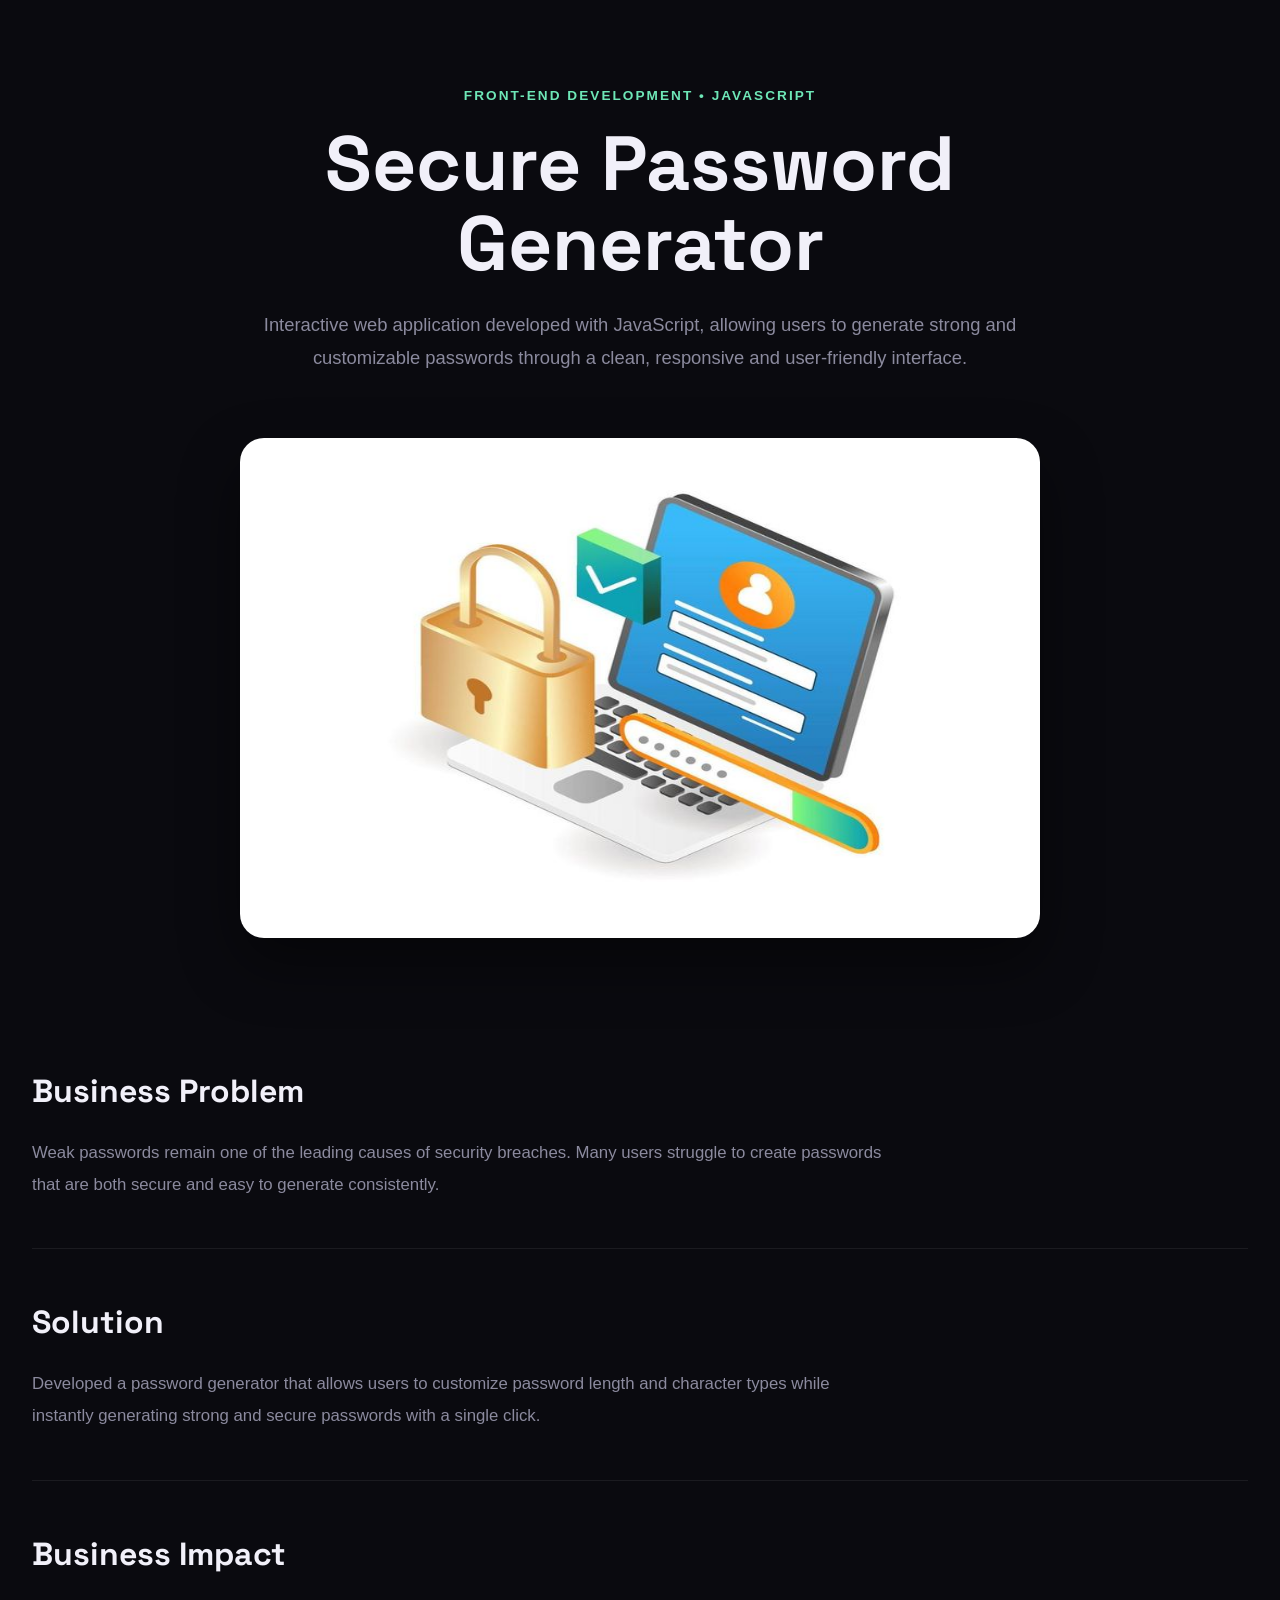
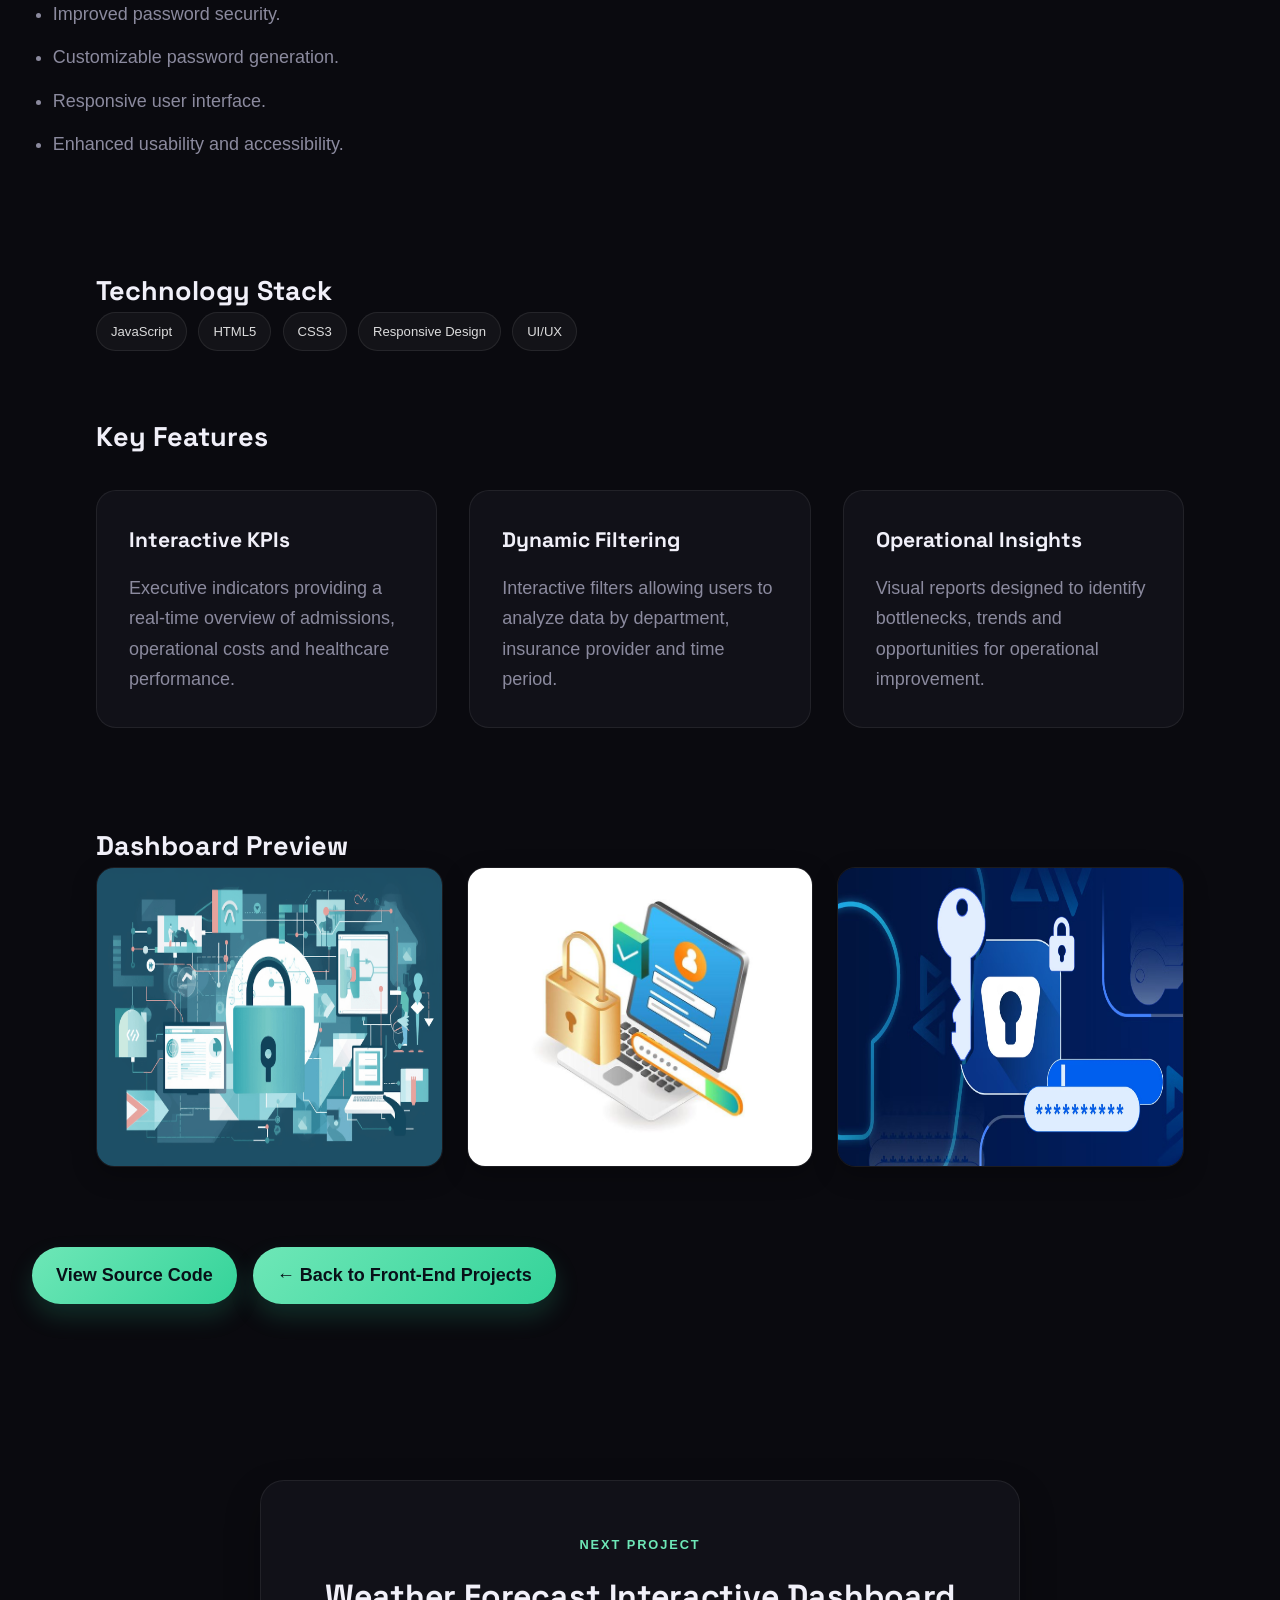
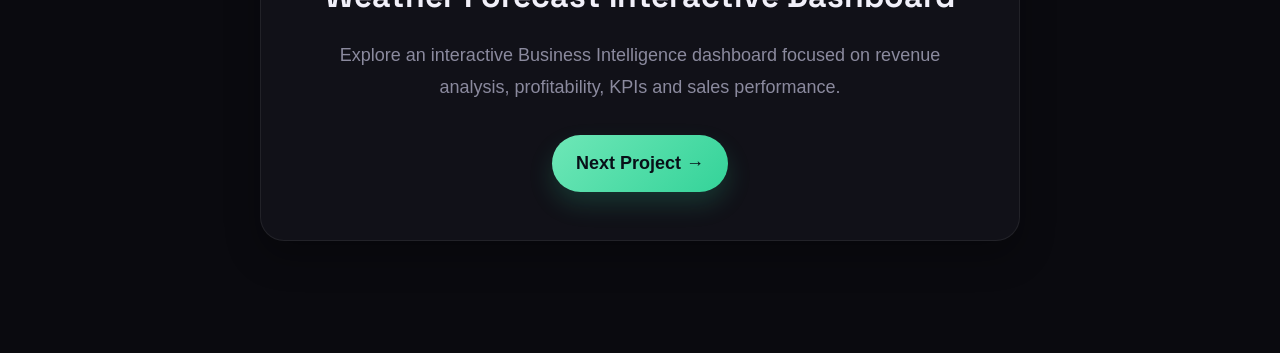
<file: projects/password-generator.html>
<!DOCTYPE html>
<html lang="en-US">

<head>

    <meta charset="UTF-8">
    <meta
    name="description"
    content="Interactive web application developed with JavaScript, allowing users to generate strong and customizable passwords through a clean, responsive and user-friendly interface.">
    <meta name="viewport"
          content="width=device-width, initial-scale=1.0">
    <meta
    name="keywords"
    content="Password Generator, JavaScript, Security, Customizable Passwords, Renato Saletti Santos">
        <meta name="author" content="Renato Saletti Santos">
    <meta name="robots" content="index, follow">
    <meta name="theme-color" content="#0A0A0F">

    <title>
        Secure Password Generator | Renato Saletti Santos
    </title>

    <link rel="stylesheet" href="../style.css">
    <link rel="canonical" href="https://interactive-portfolio-react.vercel.app/projects/password-generator.html">
    <!-- Favicon -->
    <link rel="icon" type="image/x-icon" href="../img/icons/favicon.ico">
    <link rel="icon" type="image/png" sizes="32x32" href="../img/icons/favicon-32x32.png">
    <link rel="icon" type="image/png" sizes="16x16" href="../img/icons/favicon-16x16.png">
    <link rel="apple-touch-icon" sizes="180x180" href="../img/icons/apple-touch-icon-180x180.png">

    <!-- Web App Manifest -->
    <link rel="manifest" href="../site.webmanifest">
</head>

<body>

    <main>

        <section class="project-hero">

            <div class="container">

                <span class="project-category">

                    Front-End Development • JavaScript
                </span>

                <h1>

                    Secure Password
                    Generator

                </h1>

                <p>

                    Interactive web application developed with JavaScript,
                    allowing users to generate strong and customizable passwords
                    through a clean, responsive and user-friendly interface. 

                </p>

            </div>

        </section>

        <section class="project-cover">

            <div class="container">

                <img
                    src="../img/password.jpeg"
                    alt="Password Generator" width="1920"
                    height="1080"
                    loading="lazy"
                    decoding="async">

            </div>

        </section>

        <section class="project-details">

    <div class="container">

        <article class="project-block">

            <h2>Business Problem</h2>

            <p>
                Weak passwords remain one of the leading causes of security
                breaches. Many users struggle to create passwords that are
                both secure and easy to generate consistently.
            </p>

        </article>

        <article class="project-block">

            <h2>Solution</h2>

            <p>
                Developed a password generator that allows users to customize
                password length and character types while instantly generating
                strong and secure passwords with a single click.
            </p>

        </article>

        <article class="project-block">

            <h2>Business Impact</h2>

            <ul>

                <li>Improved password security.</li>

                <li>Customizable password generation.</li>

                <li>Responsive user interface.</li>

                <li>Enhanced usability and accessibility.</li>

            </ul>

        </article>

    </div>

</section>

<section class="project-stack">

    <div class="container">

        <h2>Technology Stack</h2>

        <div class="tech-stack">

            <span>JavaScript</span>

            <span>HTML5</span>

            <span>CSS3</span>

            <span>Responsive Design</span>

            <span>UI/UX</span>

        </div>

    </div>

</section>

<section class="project-features">

    <div class="container">

        <h2>Key Features</h2>

        <div class="features-grid">

            <article class="feature-card">

                <h3>Interactive KPIs</h3>

                <p>
                    Executive indicators providing a real-time overview of
                    admissions, operational costs and healthcare performance.
                </p>

            </article>

            <article class="feature-card">

                <h3>Dynamic Filtering</h3>

                <p>
                    Interactive filters allowing users to analyze data by
                    department, insurance provider and time period.
                </p>

            </article>

            <article class="feature-card">

                <h3>Operational Insights</h3>

                <p>
                    Visual reports designed to identify bottlenecks,
                    trends and opportunities for operational improvement.
                </p>

            </article>

        </div>

    </div>

</section>

<section class="project-gallery">

    <div class="container">

        <h2>Dashboard Preview</h2>

        <div class="gallery-grid">

            <img src="../img/password2.jpeg"
                 alt="Password Generator" 
                 width="1920"
                 height="1080"
                 loading="lazy"
                 decoding="async">

            <img src="../img/password.jpeg"
                 alt="Password Security" 
                 width="1920"
                 height="1080"
                 loading="lazy"
                 decoding="async">

            <img src="../img/password1.jpeg"
                 alt="Password Strength" 
                 width="1920"
                 height="1080"
                 loading="lazy"
                 decoding="async">

        </div>

    </div>

</section>

<section class="project-actions">

    <div class="container">

        <a
            class="expertise-button"
            href="https://github.com/Resaletti/password-generator-app"
            target="_blank"
            rel="noopener noreferrer">

            View Source Code

        </a>

        <a
            class="expertise-button"
            href="../projects.html?category=frontend">

            ← Back to Front-End Projects

        </a>

    </div>

</section>

<section class="project-navigation">

    <div class="container">

        <div class="navigation-card">

            <span class="navigation-label">
                Next Project
            </span>

            <h2>
                Weather Forecast Interactive Dashboard
            </h2>

            <p>
                Explore an interactive Business Intelligence dashboard focused on
                revenue analysis, profitability, KPIs and sales performance.
            </p>

            <a class="expertise-button"
               href="weather-dashboard.html">

                Next Project →

            </a>

        </div>

    </div>

</section>
    </main>

</body>

</html>
</file>
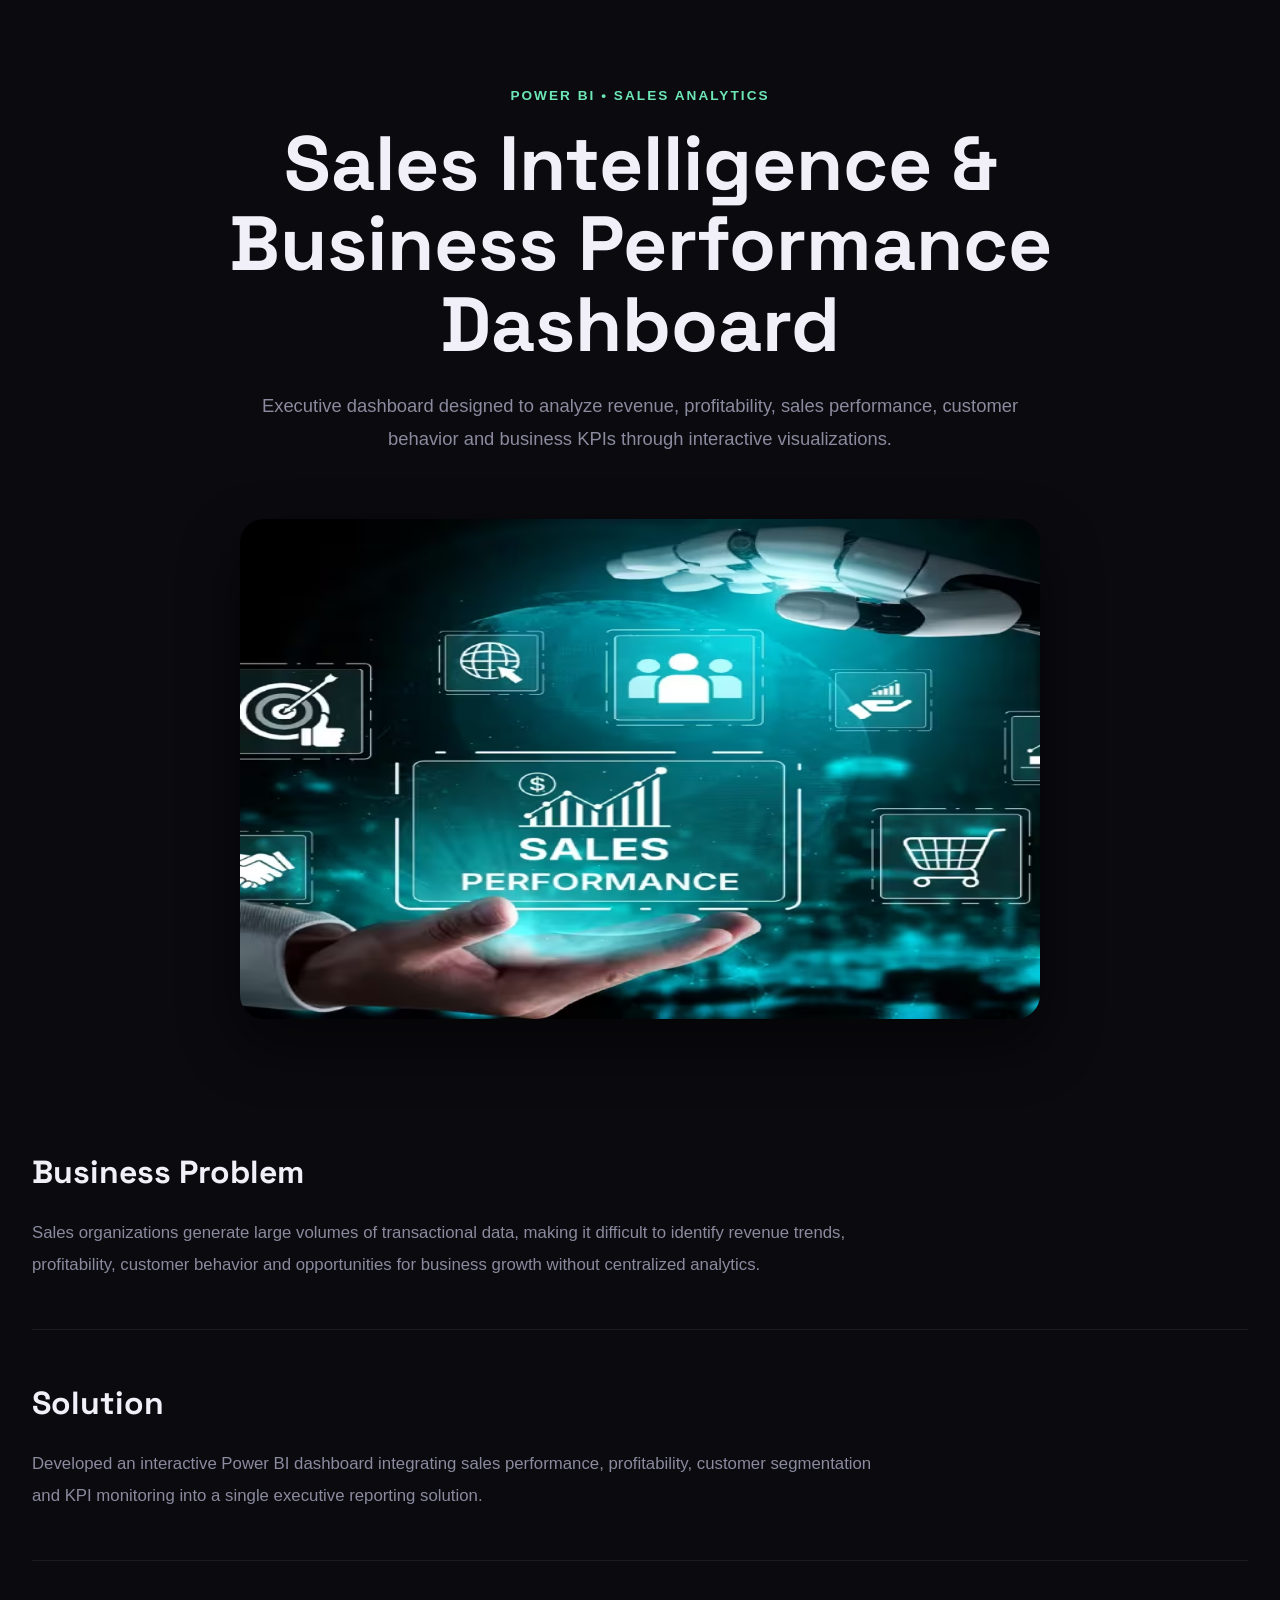
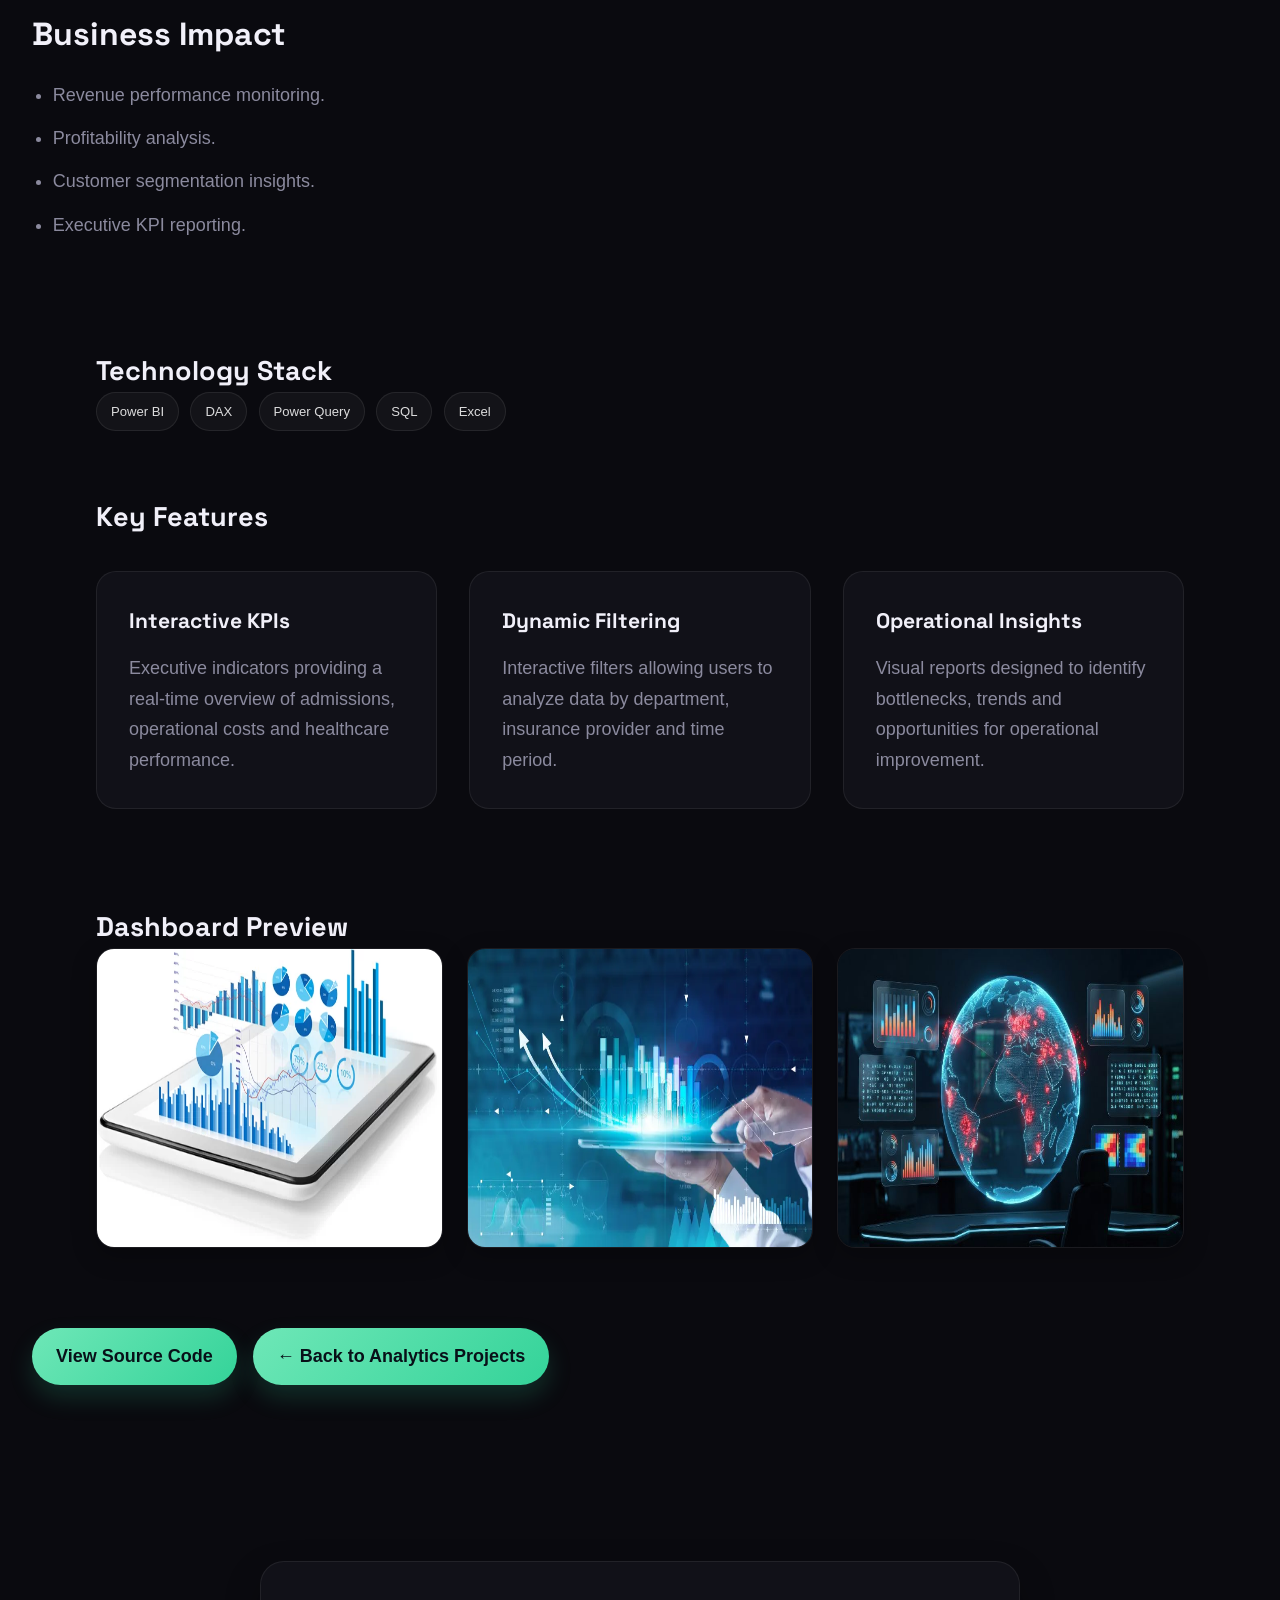
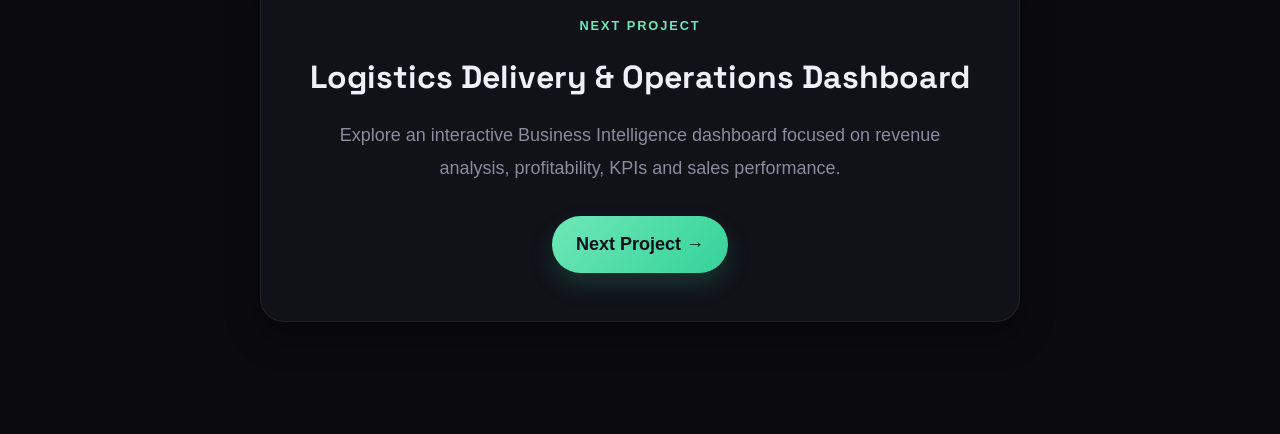
<file: projects/sales-dashboard.html>
<!DOCTYPE html>
<html lang="en-US">

<head>

    <meta charset="UTF-8">
    <meta
    name="description"
    content="Interactive Sales BI Dashboard developed in Power BI with KPIs, sales analysis, business insights, and executive reporting.">
    <meta name="viewport"
          content="width=device-width, initial-scale=1.0">
    <meta
    name="keywords"
    content="Sales Dashboard, Power BI, Sales Analytics, KPIs, Renato Saletti Santos">
    <meta name="author" content="Renato Saletti Santos">
    <meta name="robots" content="index, follow">
    <meta name="theme-color" content="#0A0A0F">

    <title>
        Sales Intelligence Dashboard | Renato Saletti Santos
    </title>

    <link rel="canonical" href="https://interactive-portfolio-react.vercel.app/projects/sales-dashboard.html">
    <link rel="stylesheet" href="../style.css">
    <!-- Favicon -->
    <link rel="icon" type="image/x-icon" href="../img/icons/favicon.ico">
    <link rel="icon" type="image/png" sizes="32x32" href="../img/icons/favicon-32x32.png">
    <link rel="icon" type="image/png" sizes="16x16" href="../img/icons/favicon-16x16.png">
    <link rel="apple-touch-icon" sizes="180x180" href="../img/icons/apple-touch-icon-180x180.png">

    <!-- Web App Manifest -->
    <link rel="manifest" href="../site.webmanifest">
</head>

<body>

    <main>

        <section class="project-hero">

            <div class="container">

                <span class="project-category">

                    Power BI • Sales Analytics
                </span>

                <h1>

                    Sales Intelligence &
                    Business Performance Dashboard

                </h1>

                <p>

                    Executive dashboard designed to analyze revenue,
                    profitability, sales performance, customer behavior
                    and business KPIs through interactive visualizations.

                </p>

            </div>

        </section>

        <section class="project-cover">

            <div class="container">

                <img
                    src="../img/Sales-Intelligence.jpeg"
                    alt="Healthcare Dashboard" width="1920"
                    height="1080"
                    loading="lazy"
                    decoding="async">

            </div>

        </section>

        <section class="project-details">

    <div class="container">

        <article class="project-block">

            <h2>Business Problem</h2>

            <p>
                Sales organizations generate large volumes of transactional
                data, making it difficult to identify revenue trends,
                profitability, customer behavior and opportunities for
                business growth without centralized analytics.
            </p>

        </article>

        <article class="project-block">

            <h2>Solution</h2>

            <p>
                Developed an interactive Power BI dashboard integrating
                sales performance, profitability, customer segmentation
                and KPI monitoring into a single executive reporting solution.
            </p>

        </article>

        <article class="project-block">

            <h2>Business Impact</h2>

            <ul>

                <li>Revenue performance monitoring.</li>

                <li>Profitability analysis.</li>

                <li>Customer segmentation insights.</li>

                <li>Executive KPI reporting.</li>

            </ul>

        </article>

    </div>

</section>

<section class="project-stack">

    <div class="container">

        <h2>Technology Stack</h2>

        <div class="tech-stack">

            <span>Power BI</span>

            <span>DAX</span>

            <span>Power Query</span>

            <span>SQL</span>

            <span>Excel</span>

        </div>

    </div>

</section>

<section class="project-features">

    <div class="container">

        <h2>Key Features</h2>

        <div class="features-grid">

            <article class="feature-card">

                <h3>Interactive KPIs</h3>

                <p>
                    Executive indicators providing a real-time overview of
                    admissions, operational costs and healthcare performance.
                </p>

            </article>

            <article class="feature-card">

                <h3>Dynamic Filtering</h3>

                <p>
                    Interactive filters allowing users to analyze data by
                    department, insurance provider and time period.
                </p>

            </article>

            <article class="feature-card">

                <h3>Operational Insights</h3>

                <p>
                    Visual reports designed to identify bottlenecks,
                    trends and opportunities for operational improvement.
                </p>

            </article>

        </div>

    </div>

</section>

<section class="project-gallery">

    <div class="container">

        <h2>Dashboard Preview</h2>

        <div class="gallery-grid">

            <img src="../img/sales.jpeg"
                 alt="Sales Intelligence Dashboard" 
                 width="1920"
                 height="1080"
                 loading="lazy"
                 decoding="async">

            <img src="../img/sales1.jpeg"
                 alt="Sales KPIs" 
                 width="1920"
                 height="1080"
                 loading="lazy"
                 decoding="async">

            <img src="../img/sales2.jpeg"
                 alt="Sales Performance" 
                 width="1920"
                 height="1080"
                 loading="lazy"
                 decoding="async">

        </div>

    </div>

</section>

<section class="project-actions">

    <div class="container">

        <a
            class="expertise-button"
            href="https://github.com/Resaletti/sales-bi-dashboard"
            target="_blank"
            rel="noopener noreferrer">

            View Source Code

        </a>

        <a
            class="expertise-button"
            href="../projects.html?category=data">
            ← Back to Analytics Projects

        </a>

    </div>

</section>

<section class="project-navigation">

    <div class="container">

        <div class="navigation-card">

            <span class="navigation-label">
                Next Project
            </span>

            <h2>
                Logistics Delivery & Operations Dashboard
            </h2>

            <p>
                Explore an interactive Business Intelligence dashboard focused on
                revenue analysis, profitability, KPIs and sales performance.
            </p>

            <a class="expertise-button"
               href="logistics-dashboard.html">

                Next Project →

            </a>

        </div>

    </div>

</section>
    </main>

</body>

</html>
</file>
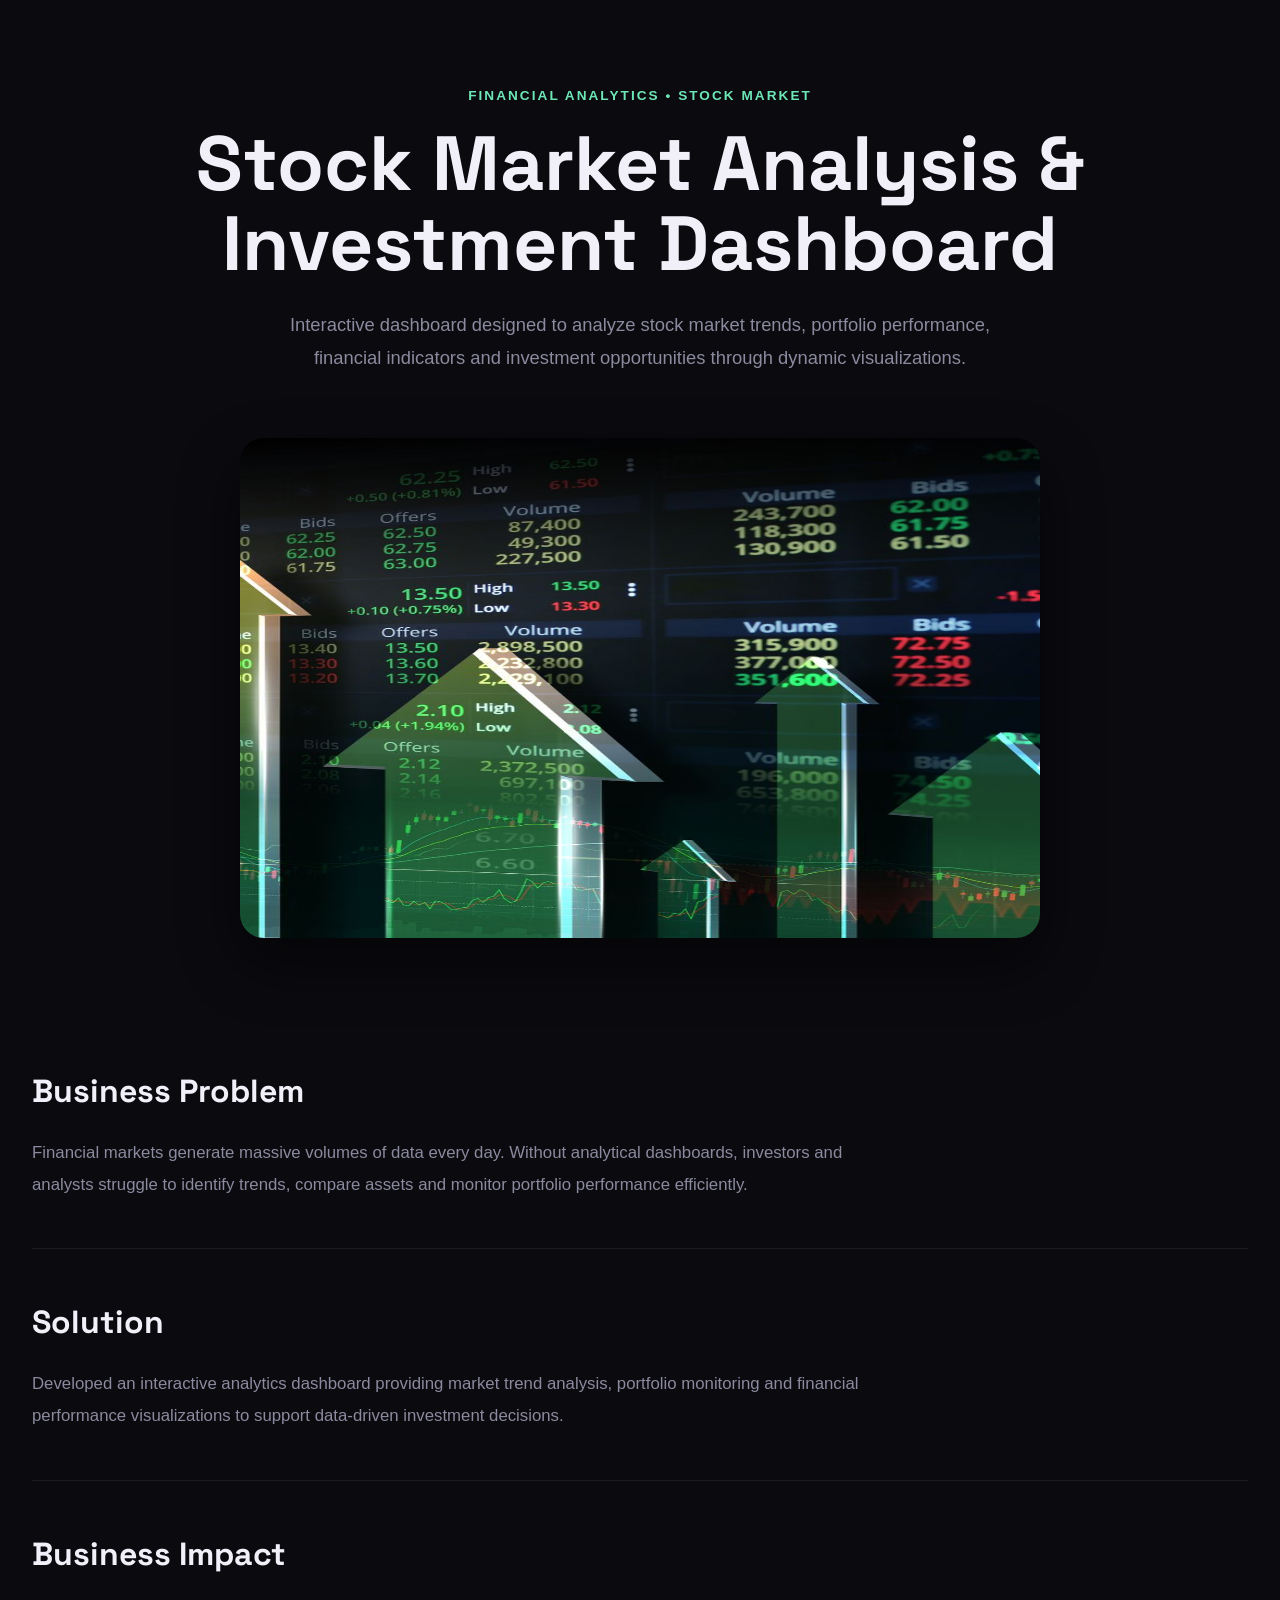
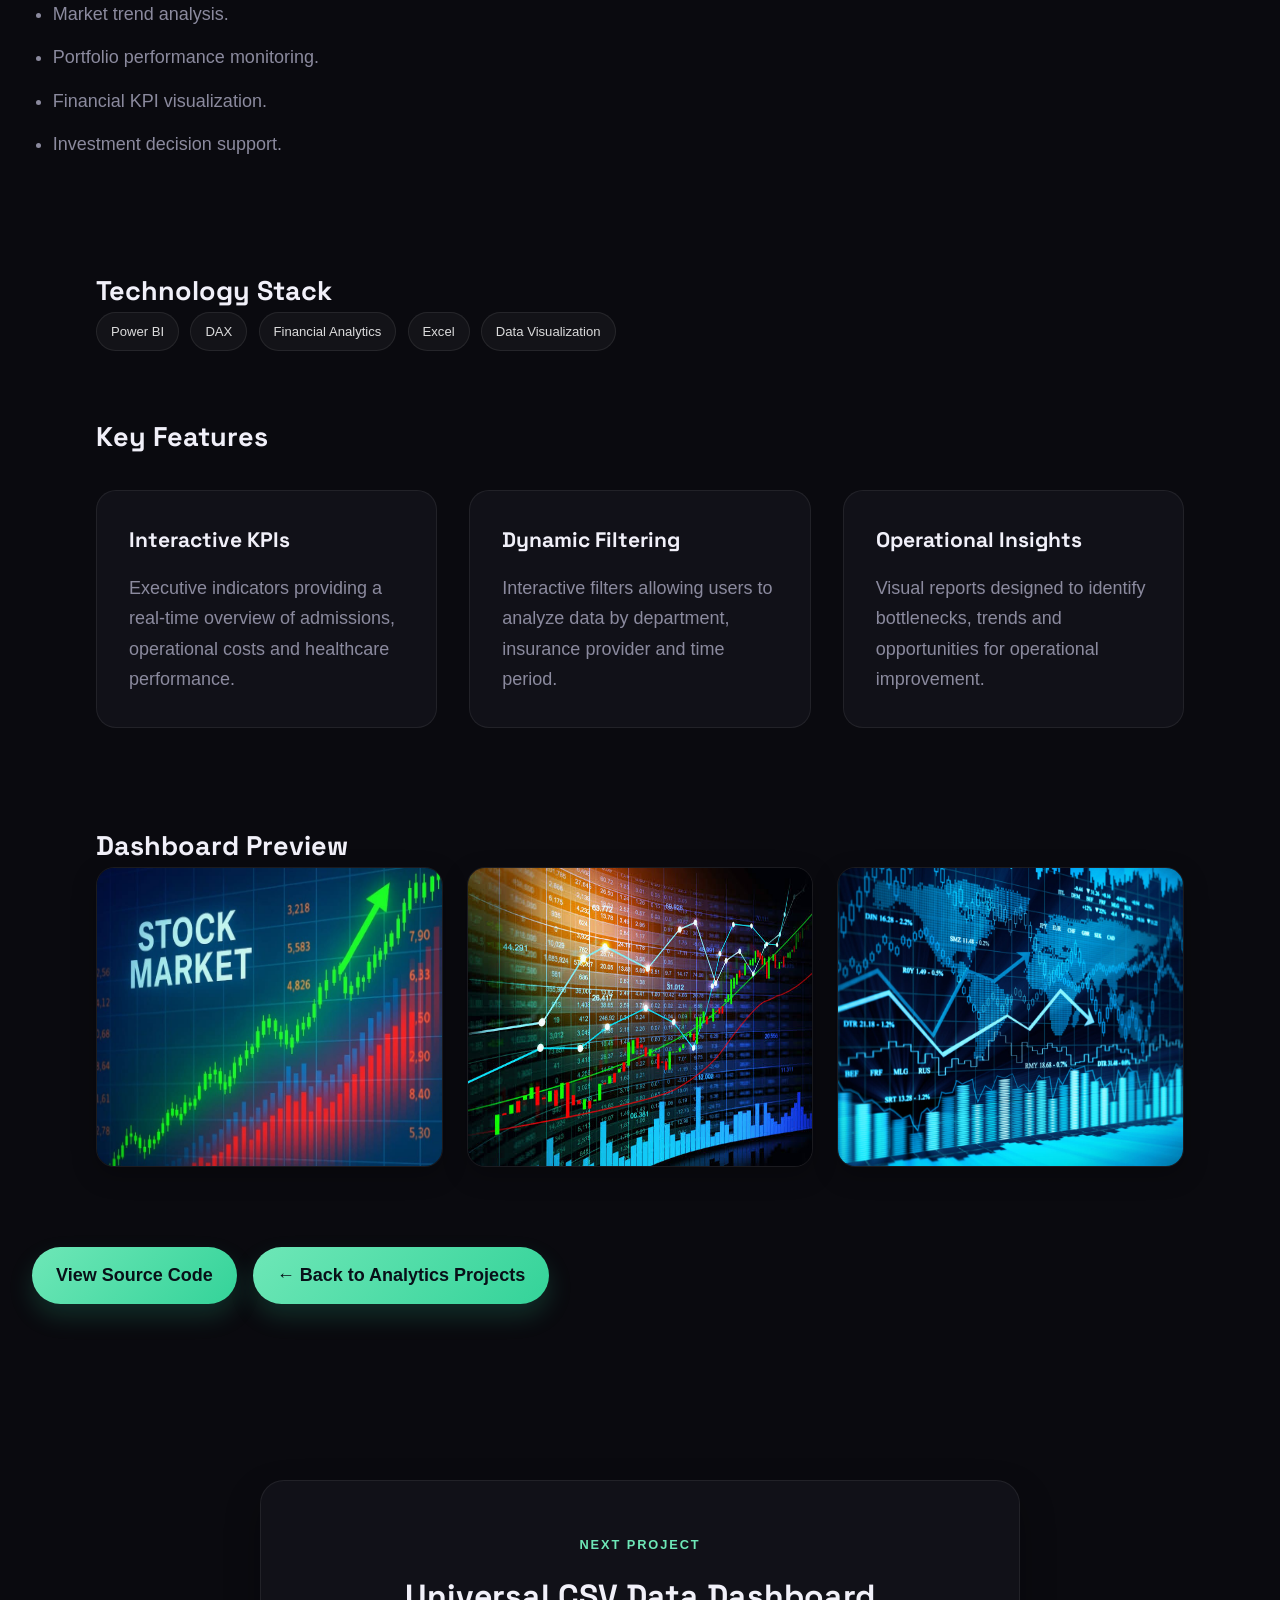
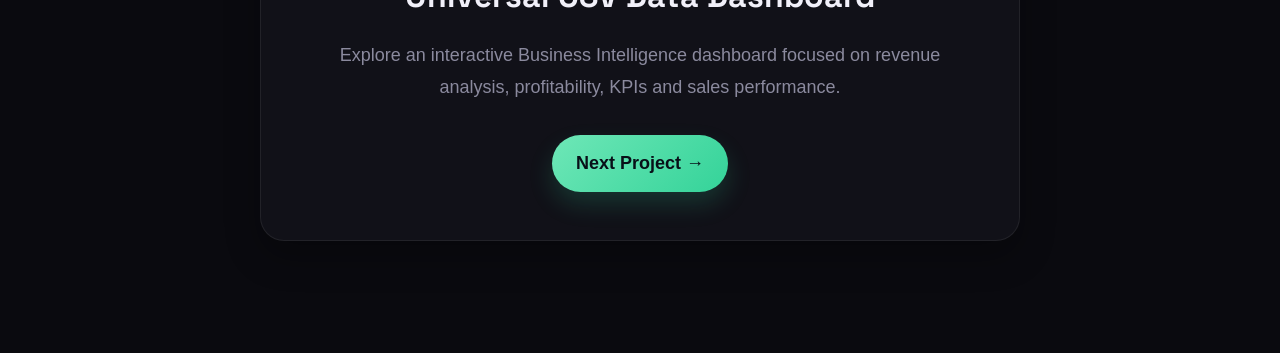
<file: projects/stock-market-dashboard.html>
<!DOCTYPE html>
<html lang="en-US">

<head>

    <meta charset="UTF-8">
    <meta
    name="keywords"
    content="Stock Market Dashboard, Power BI, Financial Analytics, Renato Saletti Santos">
    <meta
    name="description"
    content="Interactive dashboard designed to analyze stock market trends developed in Power BI with KPIs, financial indicators and investment opportunities through dynamic visualizations.">
    <meta name="viewport"
          content="width=device-width, initial-scale=1.0">
    <meta name="author" content="Renato Saletti Santos">
    <meta name="robots" content="index, follow">
    <meta name="theme-color" content="#0A0A0F">

    <title>
        Stock Market Analysis Dashboard | Renato Saletti Santos
    </title>

    <link rel="stylesheet" href="../style.css">
    <link rel="canonical" href="https://interactive-portfolio-react.vercel.app/projects/stock-market-dashboard.html">
    <!-- Favicon -->
    <link rel="icon" type="image/x-icon" href="../img/icons/favicon.ico">
    <link rel="icon" type="image/png" sizes="32x32" href="../img/icons/favicon-32x32.png">
    <link rel="icon" type="image/png" sizes="16x16" href="../img/icons/favicon-16x16.png">
    <link rel="apple-touch-icon" sizes="180x180" href="../img/icons/apple-touch-icon-180x180.png">

    <!-- Web App Manifest -->
    <link rel="manifest" href="../site.webmanifest">
</head>

<body>

    <main>

        <section class="project-hero">

            <div class="container">

                <span class="project-category">

                    Financial Analytics • Stock Market
                </span>

                <h1>

                    Stock Market Analysis &
                    Investment Dashboard

                </h1>

                <p>

                    Interactive dashboard designed to analyze stock market trends,
                    portfolio performance, financial indicators and investment
                    opportunities through dynamic visualizations.

                </p>

            </div>

        </section>

        <section class="project-cover">

            <div class="container">

                <img
                    src="../img/Stock Market Trading.jpeg"
                    alt="Healthcare Dashboard" width="1920"
                    height="1080"
                    loading="lazy"
                    decoding="async">

            </div>

        </section>

        <section class="project-details">

    <div class="container">

        <article class="project-block">

            <h2>Business Problem</h2>

            <p>
                Financial markets generate massive volumes of data every day.
                Without analytical dashboards, investors and analysts struggle
                to identify trends, compare assets and monitor portfolio
                performance efficiently.
            </p>

        </article>

        <article class="project-block">

            <h2>Solution</h2>

            <p>
                Developed an interactive analytics dashboard providing market
                trend analysis, portfolio monitoring and financial performance
                visualizations to support data-driven investment decisions.
            </p>

        </article>

        <article class="project-block">

            <h2>Business Impact</h2>

            <ul>

                <li>Market trend analysis.</li>

                <li>Portfolio performance monitoring.</li>

                <li>Financial KPI visualization.</li>

                <li>Investment decision support.</li>

            </ul>

        </article>

    </div>

</section>

<section class="project-stack">

    <div class="container">

        <h2>Technology Stack</h2>

        <div class="tech-stack">

            <span>Power BI</span>

            <span>DAX</span>

            <span>Financial Analytics</span>

            <span>Excel</span>

            <span>Data Visualization</span>

        </div>

    </div>

</section>

<section class="project-features">

    <div class="container">

        <h2>Key Features</h2>

        <div class="features-grid">

            <article class="feature-card">

                <h3>Interactive KPIs</h3>

                <p>
                    Executive indicators providing a real-time overview of
                    admissions, operational costs and healthcare performance.
                </p>

            </article>

            <article class="feature-card">

                <h3>Dynamic Filtering</h3>

                <p>
                    Interactive filters allowing users to analyze data by
                    department, insurance provider and time period.
                </p>

            </article>

            <article class="feature-card">

                <h3>Operational Insights</h3>

                <p>
                    Visual reports designed to identify bottlenecks,
                    trends and opportunities for operational improvement.
                </p>

            </article>

        </div>

    </div>

</section>

<section class="project-gallery">

    <div class="container">

        <h2>Dashboard Preview</h2>

        <div class="gallery-grid">

            <img src="../img/stock-market.jpg"
                 alt="Stock Market Dashboard" 
                 width="1920"
                 height="1080"
                 loading="lazy"
                 decoding="async">

            <img src="../img/stock-market1.jpg"
                 alt="Stock Market Trends" 
                 width="1920"
                 height="1080"
                 loading="lazy"
                 decoding="async">

            <img src="../img/stock-market2.jpg"
                 alt="Financial Performance" 
                 width="1920"
                 height="1080"
                 loading="lazy"
                 decoding="async">

        </div>

    </div>

</section>

<section class="project-actions">

    <div class="container">

        <a
            class="expertise-button"
            href="https://github.com/Resaletti/stock-market-analysis-dashboard"
            target="_blank"
            rel="noopener noreferrer">

            View Source Code

        </a>

        <a
            class="expertise-button"
            href="../projects.html?category=data">

            ← Back to Analytics Projects

        </a>

    </div>

</section>

<section class="project-navigation">

    <div class="container">

        <div class="navigation-card">

            <span class="navigation-label">
                Next Project
            </span>

            <h2>
                Universal CSV Data Dashboard
            </h2>

            <p>
                Explore an interactive Business Intelligence dashboard focused on
                revenue analysis, profitability, KPIs and sales performance.
            </p>

            <a class="expertise-button"
               href="universal-csv-dashboard.html">

                Next Project →

            </a>

        </div>

    </div>

</section>
    </main>

</body>

</html>
</file>
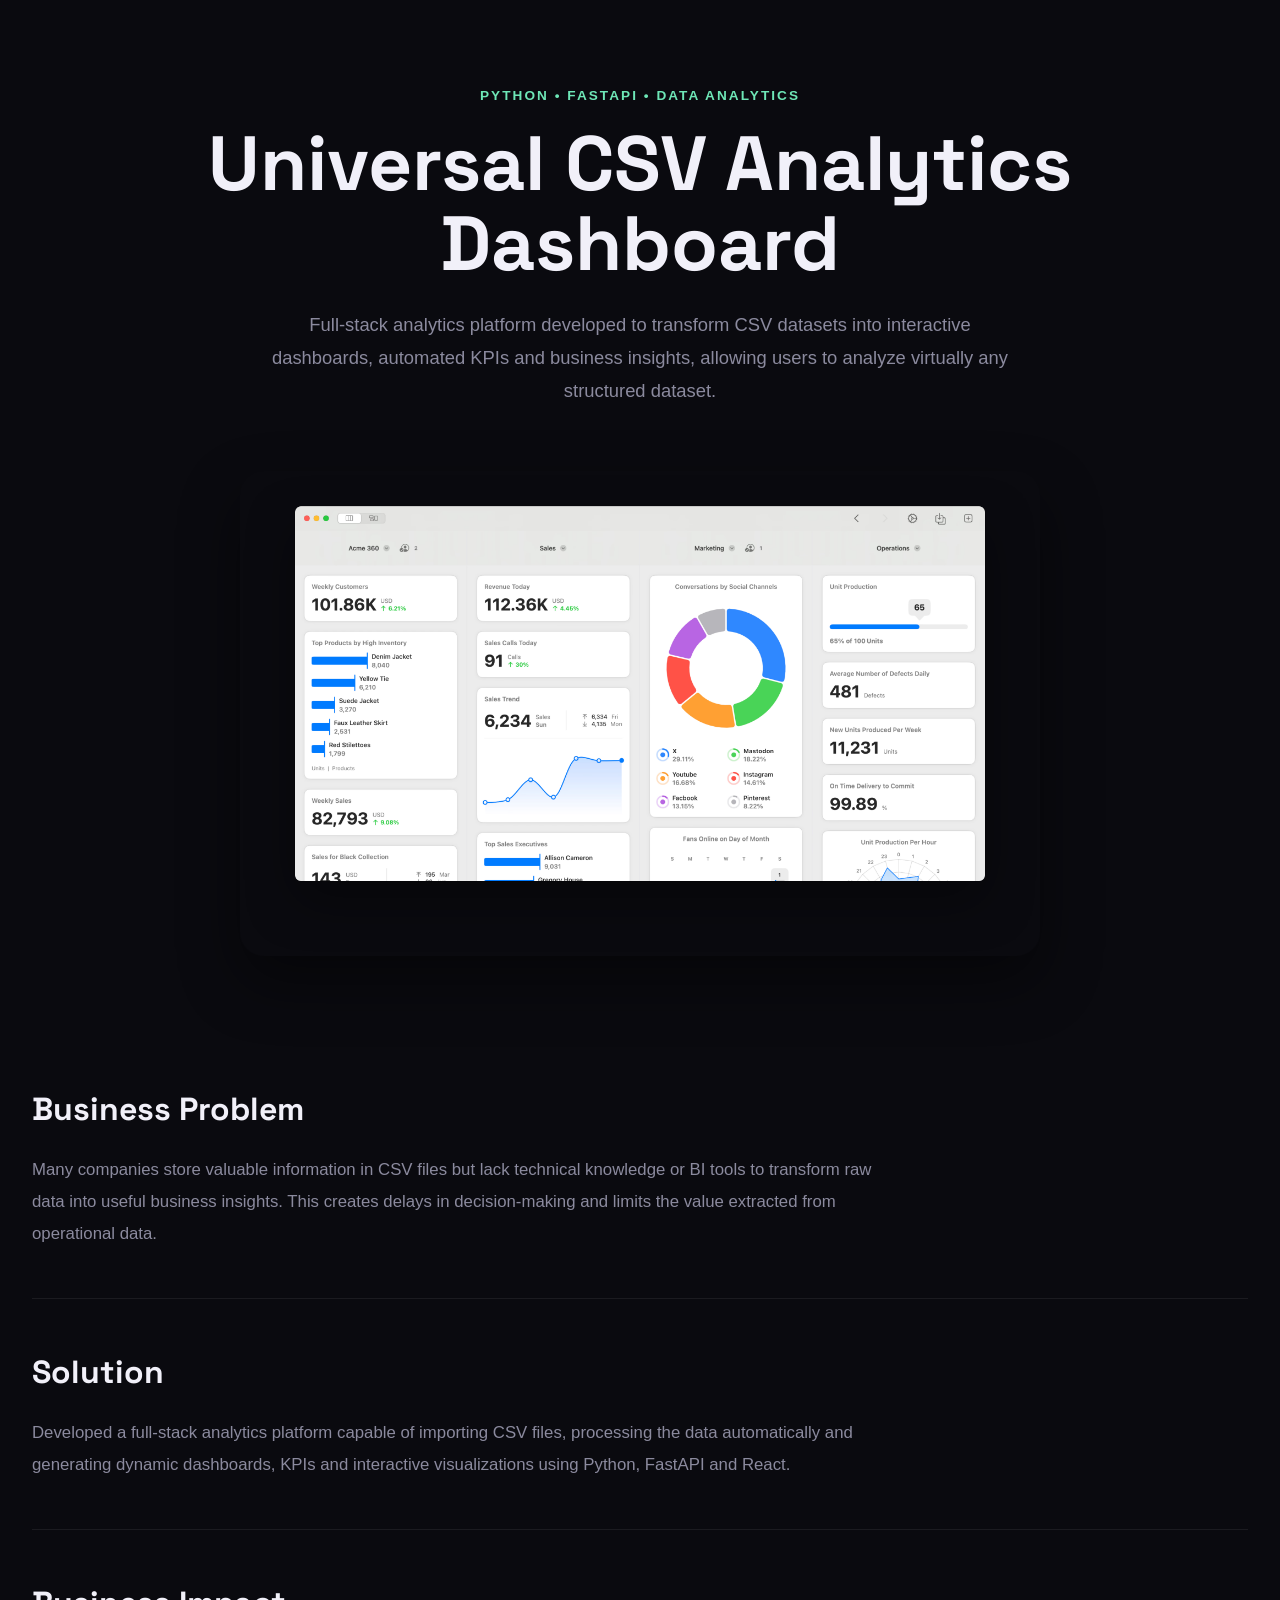
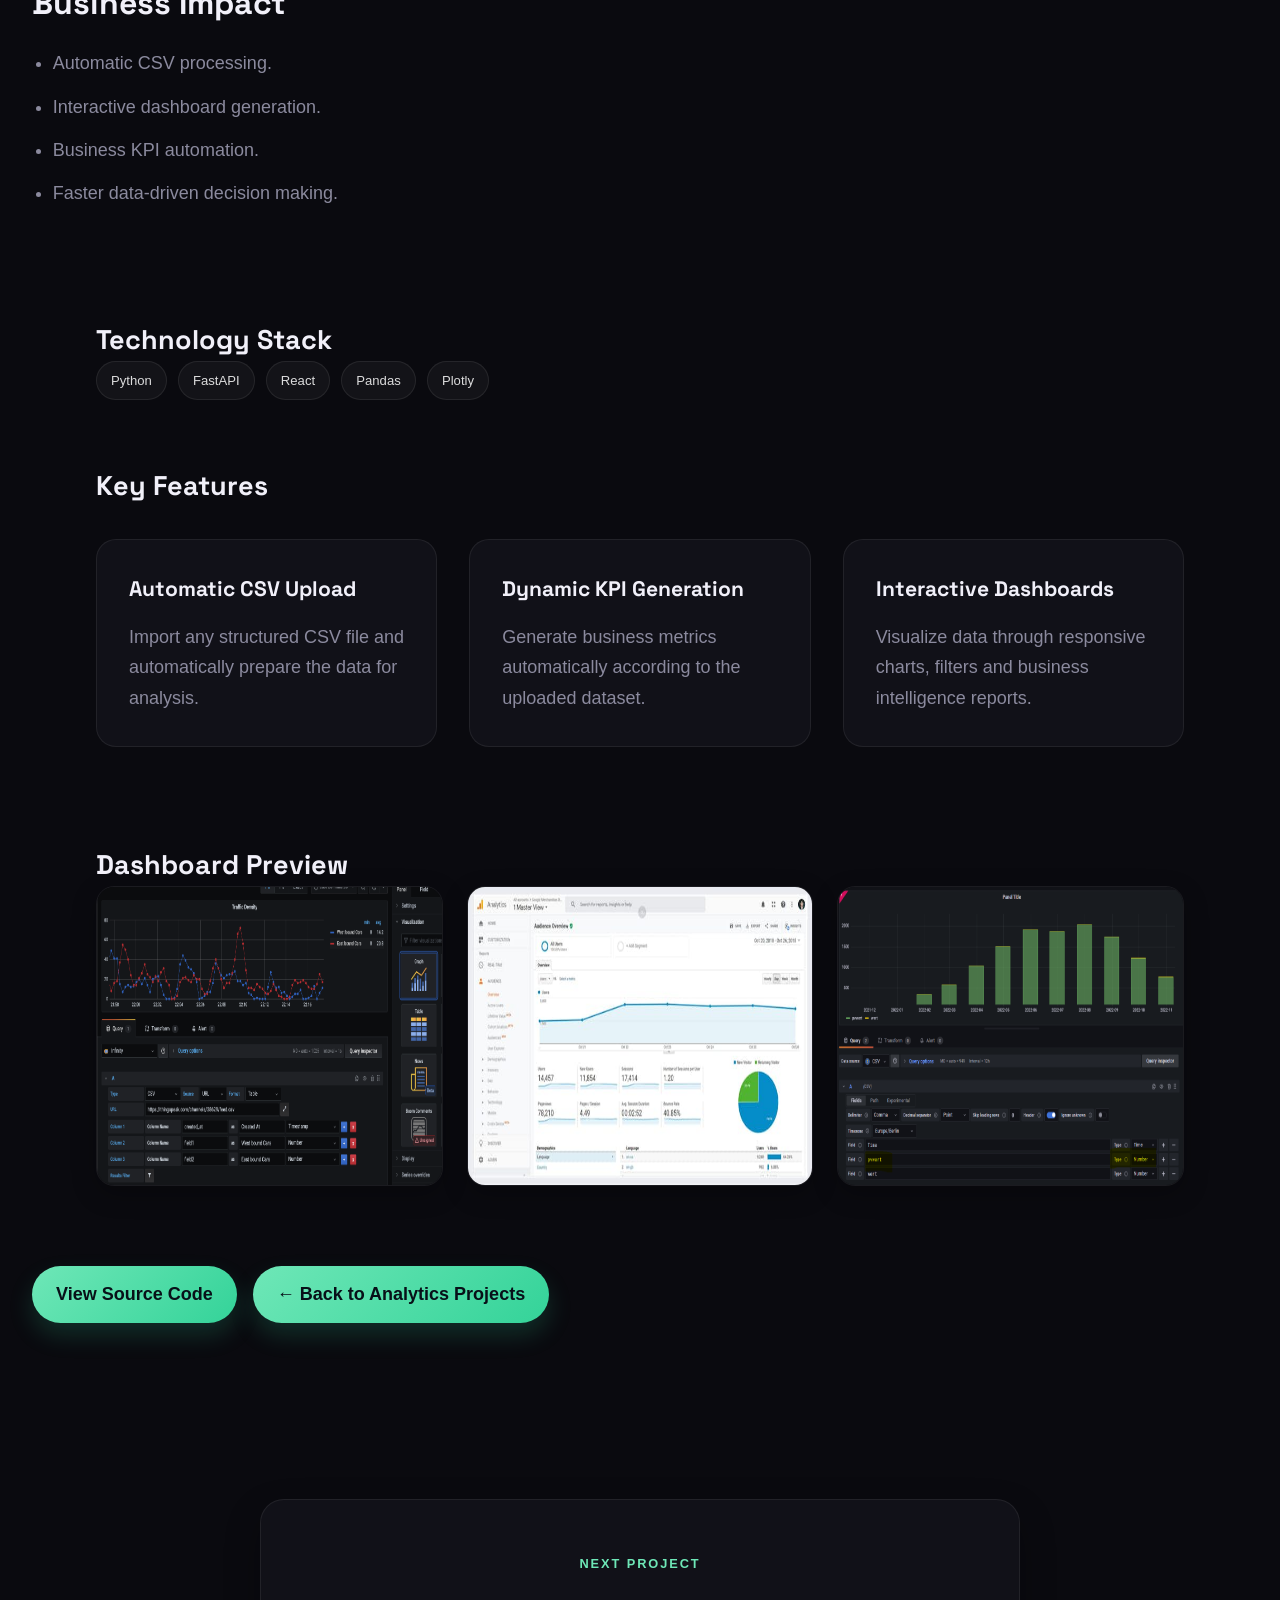
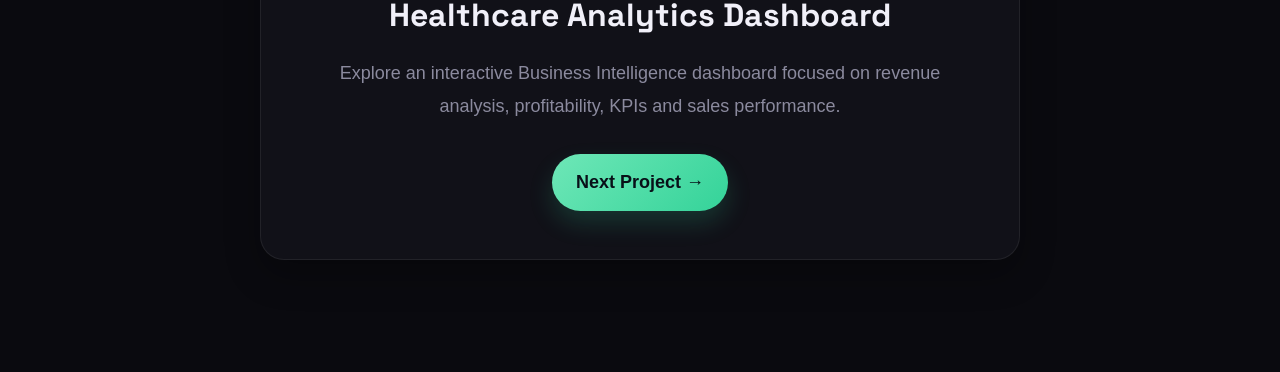
<file: projects/universal-csv-dashboard.html>
<!DOCTYPE html>
<html lang="en-US">

<head>

    <meta charset="UTF-8">
    <meta
    name="description"
    content="Full-stack analytics platform developed to transform CSV datasets into interactive dashboards, automated KPIs and business insights, allowing users to analyze virtually any structured dataset.">
    <meta name="viewport"
          content="width=device-width, initial-scale=1.0">
    <meta
    name="keywords"
    content="Universal CSV Dashboard, Data Analytics, Python, FastAPI, React, Renato Saletti Santos">
    <meta name="author" content="Renato Saletti Santos">
    <meta name="robots" content="index, follow">
    <meta name="theme-color" content="#0A0A0F">

    <title>
        Universal CSV Analytics Dashboard | Renato Saletti Santos
    </title>

    <link rel="stylesheet" href="../style.css">
    <link rel="canonical" href="https://interactive-portfolio-react.vercel.app/projects/universal-csv-dashboard.html">
    <!-- Favicon -->
    <link rel="icon" type="image/x-icon" href="../img/icons/favicon.ico">
    <link rel="icon" type="image/png" sizes="32x32" href="../img/icons/favicon-32x32.png">
    <link rel="icon" type="image/png" sizes="16x16" href="../img/icons/favicon-16x16.png">
    <link rel="apple-touch-icon" sizes="180x180" href="../img/icons/apple-touch-icon-180x180.png">

    <!-- Web App Manifest -->
    <link rel="manifest" href="../site.webmanifest">

</head>

<body>

    <main>

        <section class="project-hero">

            <div class="container">

                <span class="project-category">

                    Python • FastAPI • Data Analytics
                </span>

                <h1>

                    Universal CSV
                    Analytics Dashboard

                </h1>

                <p>

                    Full-stack analytics platform developed to transform CSV datasets
                    into interactive dashboards, automated KPIs and business insights,
                    allowing users to analyze virtually any structured dataset.

                </p>

            </div>

        </section>

        <section class="project-cover">

            <div class="container">

                <img
                    src="../img/CSV.jpeg"
                    alt="Universal CSV Analytics Dashboard" width="1920"
                    height="1080"
                    loading="lazy"
                    decoding="async">

            </div>

        </section>

        <section class="project-details">

    <div class="container">

        <article class="project-block">

            <h2>Business Problem</h2>

            <p>
                Many companies store valuable information in CSV files but lack
                technical knowledge or BI tools to transform raw data into useful
                business insights. This creates delays in decision-making and limits
                the value extracted from operational data.
            </p>

        </article>

        <article class="project-block">

            <h2>Solution</h2>

            <p>
                Developed a full-stack analytics platform capable of importing CSV
                files, processing the data automatically and generating dynamic
                dashboards, KPIs and interactive visualizations using Python,
                FastAPI and React.
            </p>

        </article>

        <article class="project-block">

            <h2>Business Impact</h2>

            <ul>

                <li>Automatic CSV processing.</li>

                <li>Interactive dashboard generation.</li>

                <li>Business KPI automation.</li>

                <li>Faster data-driven decision making.</li>

            </ul>

        </article>

    </div>

</section>

<section class="project-stack">

    <div class="container">

        <h2>Technology Stack</h2>

        <div class="tech-stack">

            <span>Python</span>

            <span>FastAPI</span>

            <span>React</span>

            <span>Pandas</span>

            <span>Plotly</span>

        </div>

    </div>

</section>

<section class="project-features">

    <div class="container">

        <h2>Key Features</h2>

        <div class="features-grid">

            <article class="feature-card">

                <h3>Automatic CSV Upload</h3>

                <p>
                    Import any structured CSV file and automatically prepare the data for analysis.
                </p>

            </article>

            <article class="feature-card">

                <h3>Dynamic KPI Generation</h3>

                <p>
                    Generate business metrics automatically according to the uploaded dataset.
                </p>

            </article>

            <article class="feature-card">

                <h3>Interactive Dashboards</h3>

                <p>
                    Visualize data through responsive charts, filters and business intelligence reports.
                </p>

            </article>

        </div>

    </div>

</section>

<section class="project-gallery">

    <div class="container">

        <h2>Dashboard Preview</h2>

        <div class="gallery-grid">

            <img src="../img/CSV1.jpeg"
                 alt="Universal CSV Analytics Dashboard" 
                 width="1920"
                 height="1080"
                 loading="lazy"
                 decoding="async">

            <img src="../img/CSV2.jpeg"
                 alt="Automatic CSV Processing" 
                 width="1920"
                 height="1080"
                 loading="lazy"
                 decoding="async">

            <img src="../img/CSV3.jpeg"
                 alt="Interactive Data Visualizations" 
                 width="1920"
                 height="1080"
                 loading="lazy"
                 decoding="async">

        </div>

    </div>

</section>

<section class="project-actions">

    <div class="container">

        <a
            class="expertise-button"
            href="https://github.com/Resaletti/ai-business-intelligence-platform"
            target="_blank"
            rel="noopener noreferrer">

            View Source Code

        </a>

        <a
            class="expertise-button"
            href="../projects.html?category=data">

            ← Back to Analytics Projects

        </a>

    </div>

</section>

<section class="project-navigation">

    <div class="container">

        <div class="navigation-card">

            <span class="navigation-label">
                Next Project
            </span>

            <h2>
                Healthcare Analytics Dashboard
            </h2>

            <p>
                Explore an interactive Business Intelligence dashboard focused on
                revenue analysis, profitability, KPIs and sales performance.
            </p>

            <a class="expertise-button"
               href="healthcare-dashboard.html">

                Next Project →
            </a>

        </div>

    </div>

</section>
    </main>

</body>

</html>
</file>
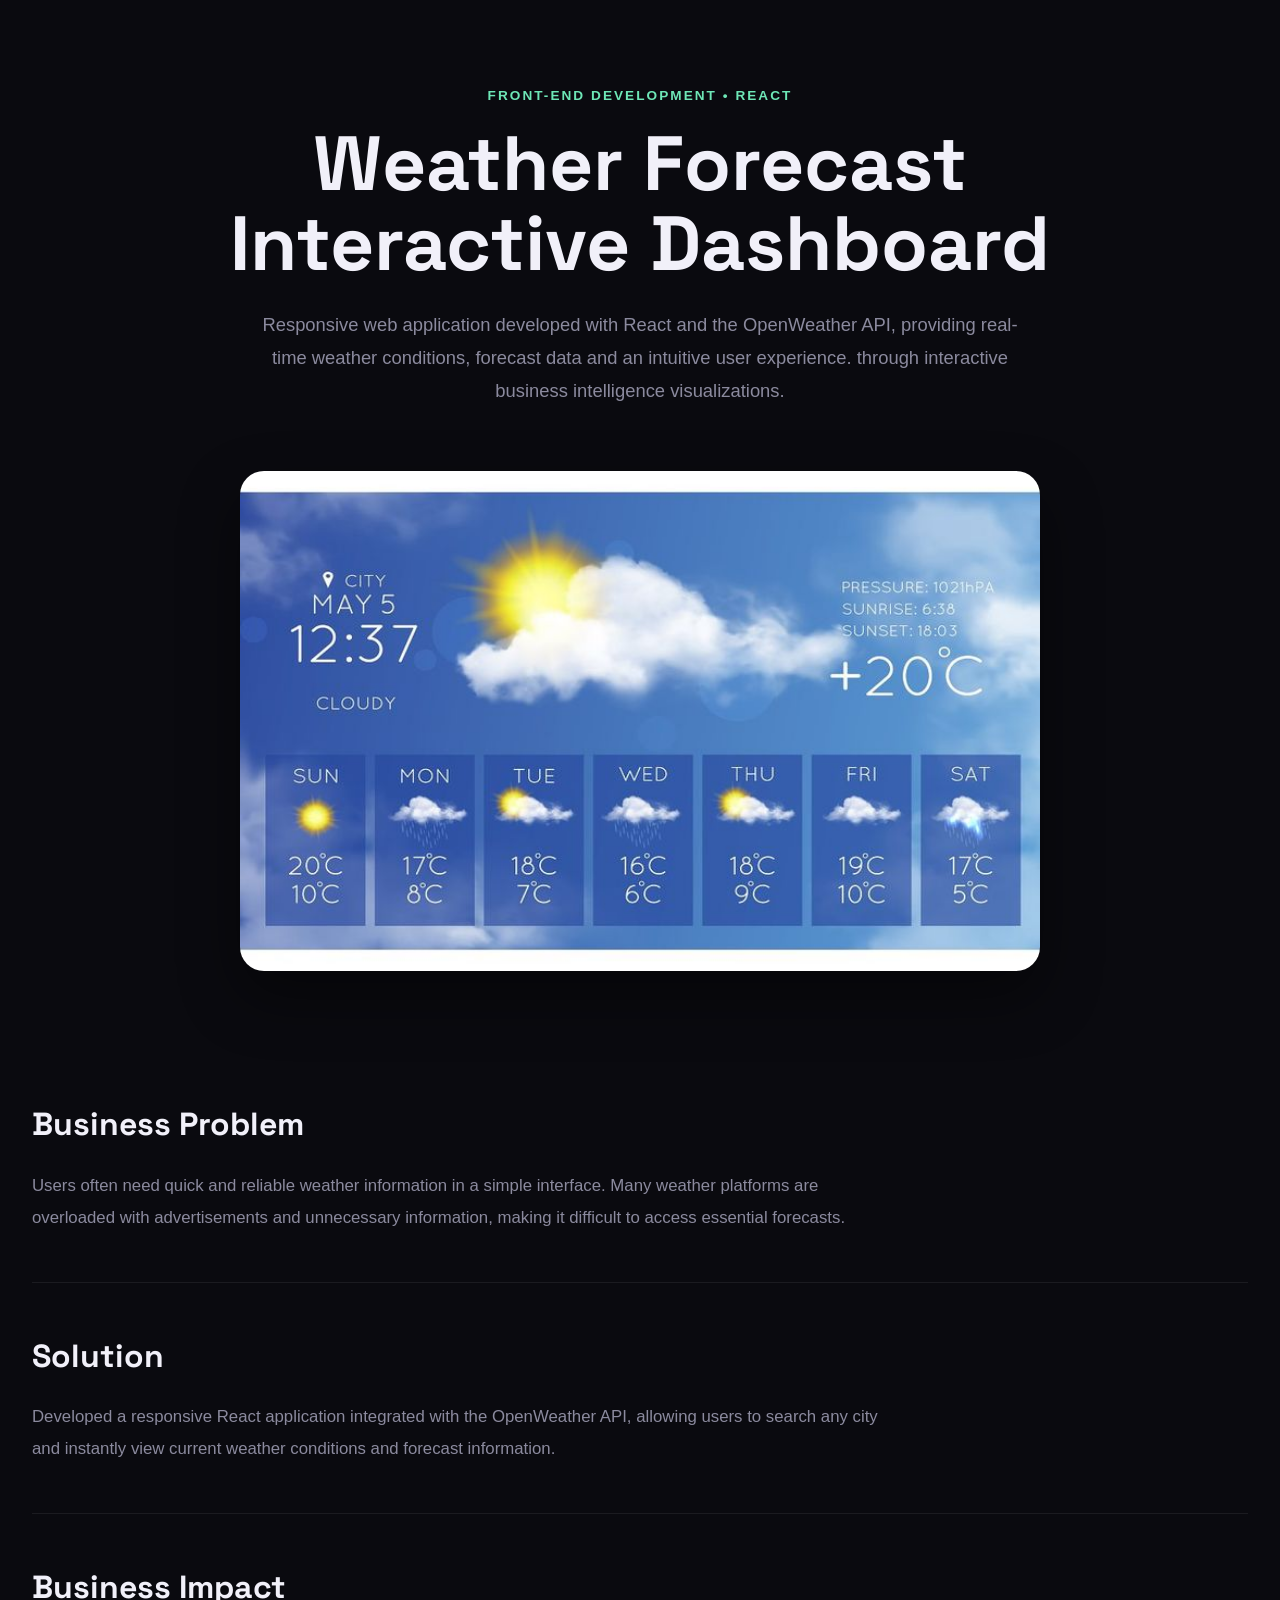
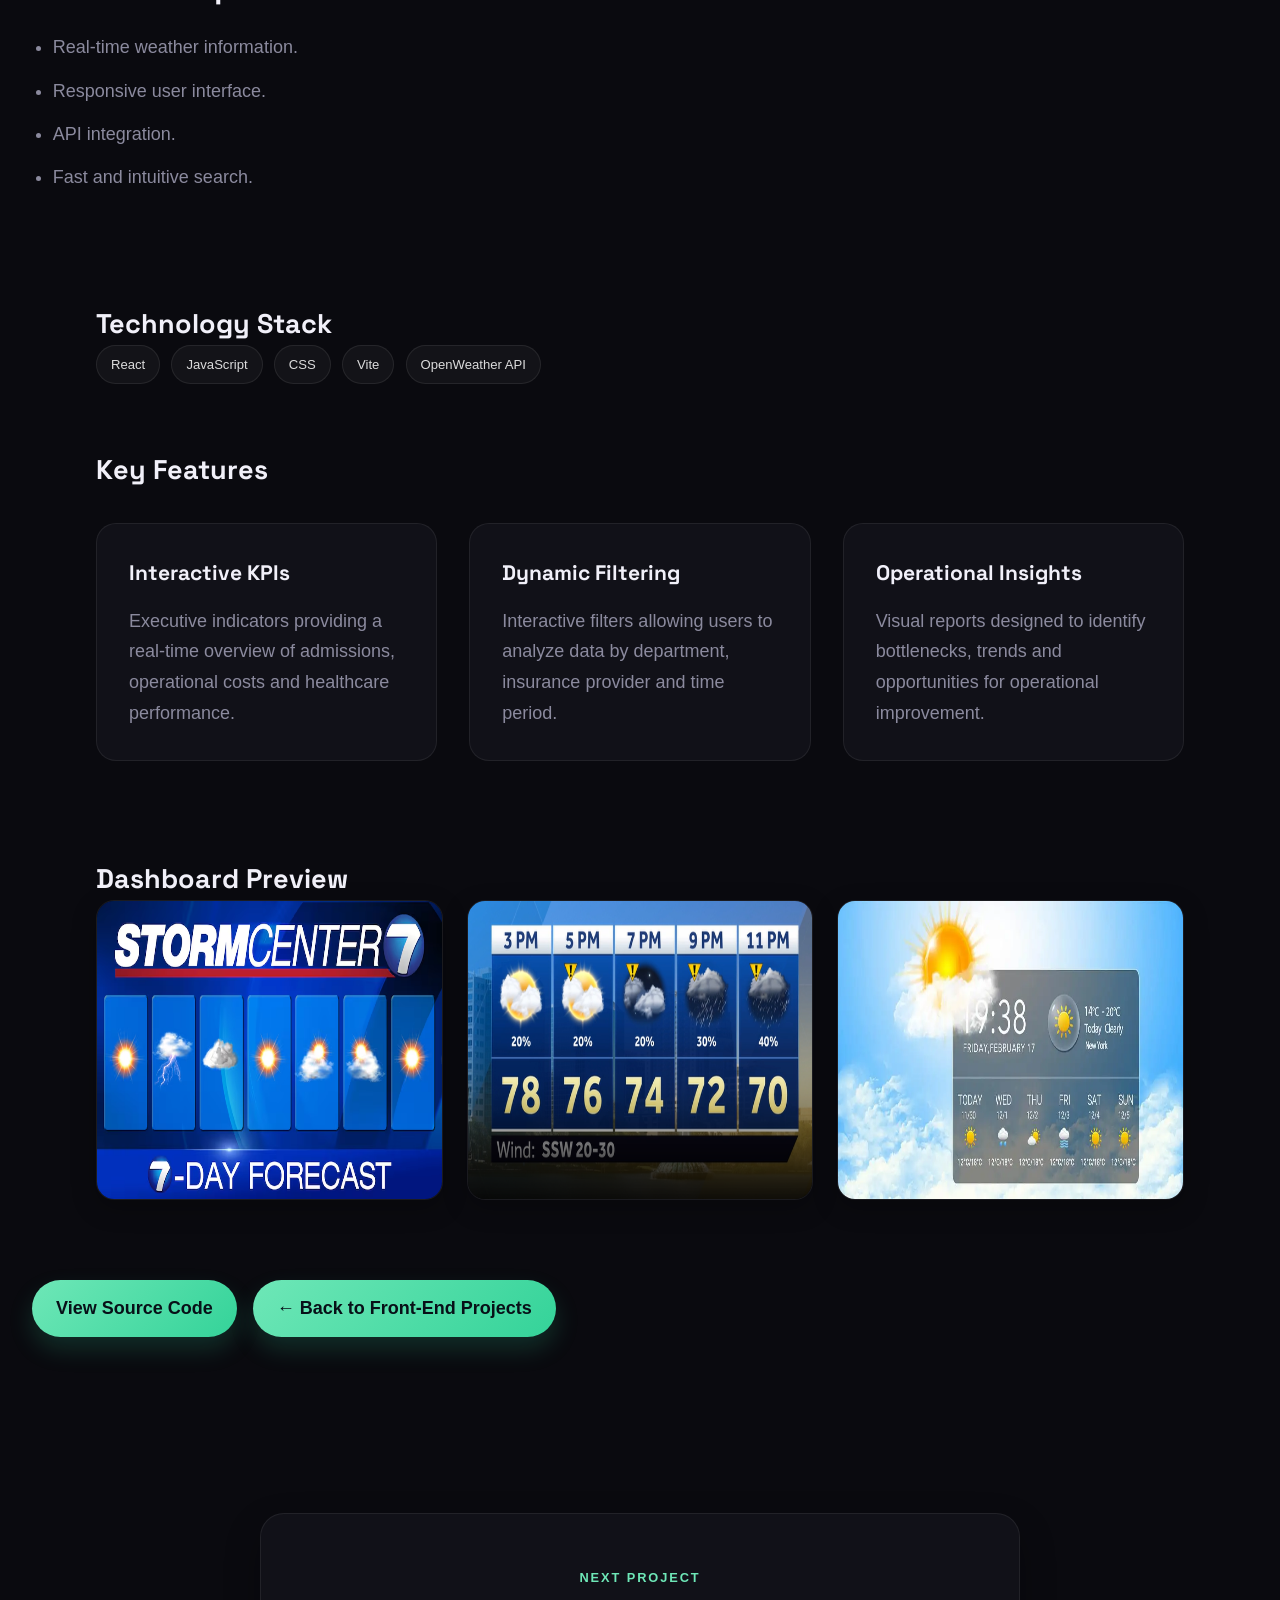
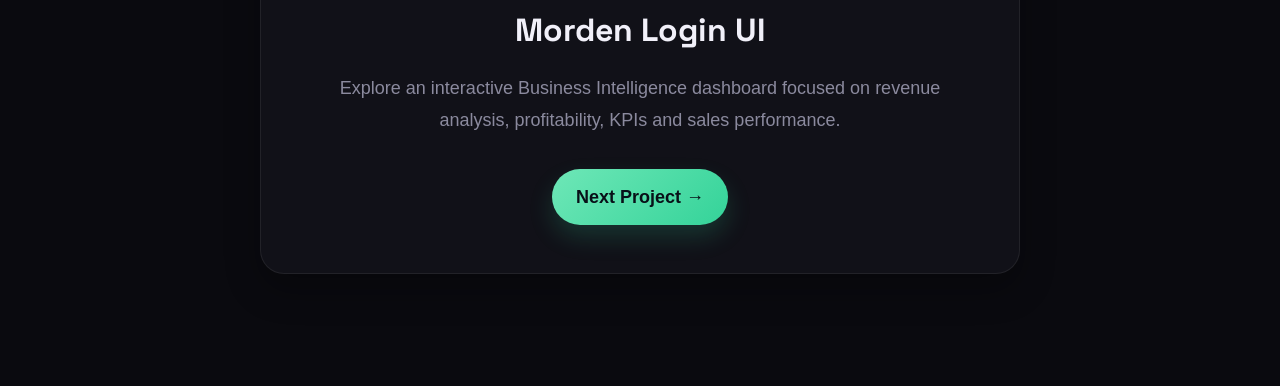
<file: projects/weather-dashboard.html>
<!DOCTYPE html>
<html lang="en-US">

<head>

    <meta charset="UTF-8">
    <meta
    name="description"
    content="Weather Dashboard built with JavaScript and OpenWeather API featuring real-time weather data, responsive design, and modern user interface.">
    <meta name="viewport"
          content="width=device-width, initial-scale=1.0">
    <meta
    name="keywords"
    content="Weather Dashboard, JavaScript, OpenWeather API, Responsive Design, Renato Saletti Santos">
    <meta name="author" content="Renato Saletti Santos">
    <meta name="robots" content="index, follow">
    <meta name="theme-color" content="#0A0A0F">

    <title>
        Weather Dashboard | Renato Saletti Santos
    </title>

    <link rel="canonical" href="https://interactive-portfolio-react.vercel.app/projects/weather-dashboard.html">
    <link rel="stylesheet" href="../style.css">
    <!-- Favicon -->
    <link rel="icon" type="image/x-icon" href="../img/icons/favicon.ico">
    <link rel="icon" type="image/png" sizes="32x32" href="../img/icons/favicon-32x32.png">
    <link rel="icon" type="image/png" sizes="16x16" href="../img/icons/favicon-16x16.png">
    <link rel="apple-touch-icon" sizes="180x180" href="../img/icons/apple-touch-icon-180x180.png">

    <!-- Web App Manifest -->
    <link rel="manifest" href="../site.webmanifest">
</head>

<body>

    <main>

        <section class="project-hero">

            <div class="container">

                <span class="project-category">

                    Front-End Development • React
                </span>

                <h1>

                    Weather Forecast
                    Interactive Dashboard

                </h1>

                <p>

                    Responsive web application developed with React and the
                    OpenWeather API, providing real-time weather conditions,
                    forecast data and an intuitive user experience.                    through interactive business intelligence visualizations.

                </p>

            </div>

        </section>

        <section class="project-cover">

            <div class="container">

                <img
                    src="../img/Weather.jpeg"
                    alt="Weather Dashboard" width="1920"
                    height="1080"
                    loading="lazy"
                    decoding="async">

            </div>

        </section>

        <section class="project-details">

    <div class="container">

        <article class="project-block">

            <h2>Business Problem</h2>

            <p>
                Users often need quick and reliable weather information in a
                simple interface. Many weather platforms are overloaded with
                advertisements and unnecessary information, making it difficult
                to access essential forecasts.
            </p>

        </article>

        <article class="project-block">

            <h2>Solution</h2>

            <p>
                Developed a responsive React application integrated with the
                OpenWeather API, allowing users to search any city and instantly
                view current weather conditions and forecast information.
            </p>

        </article>

        <article class="project-block">

            <h2>Business Impact</h2>

            <ul>

                <li>Real-time weather information.</li>

                <li>Responsive user interface.</li>

                <li>API integration.</li>

                <li>Fast and intuitive search.</li>

            </ul>

        </article>

    </div>

</section>

<section class="project-stack">

    <div class="container">

        <h2>Technology Stack</h2>

        <div class="tech-stack">

            <span>React</span>

            <span>JavaScript</span>

            <span>CSS</span>

            <span>Vite</span>

            <span>OpenWeather API</span>

        </div>

    </div>

</section>

<section class="project-features">

    <div class="container">

        <h2>Key Features</h2>

        <div class="features-grid">

            <article class="feature-card">

                <h3>Interactive KPIs</h3>

                <p>
                    Executive indicators providing a real-time overview of
                    admissions, operational costs and healthcare performance.
                </p>

            </article>

            <article class="feature-card">

                <h3>Dynamic Filtering</h3>

                <p>
                    Interactive filters allowing users to analyze data by
                    department, insurance provider and time period.
                </p>

            </article>

            <article class="feature-card">

                <h3>Operational Insights</h3>

                <p>
                    Visual reports designed to identify bottlenecks,
                    trends and opportunities for operational improvement.
                </p>

            </article>

        </div>

    </div>

</section>

<section class="project-gallery">

    <div class="container">

        <h2>Dashboard Preview</h2>

        <div class="gallery-grid">

            <img src="../img/Weather1.jpeg"
                 alt="Weather Dashboard" 
                 width="1920"
                 height="1080"
                 loading="lazy"
                 decoding="async">

            <img src="../img/Weather2.jpeg"
                 alt="Weather Forecast" 
                 width="1920"
                 height="1080"
                 loading="lazy"
                 decoding="async">

            <img src="../img/Weather3.jpeg"
                 alt="Weather Conditions" 
                 width="1920"
                 height="1080"
                 loading="lazy"
                 decoding="async">

        </div>

    </div>

</section>

<section class="project-actions">

    <div class="container">

        <a
            class="expertise-button"
            href="https://github.com/Resaletti/weather-dashboard"
            target="_blank"
            rel="noopener noreferrer">

            View Source Code

        </a>

        <a
            class="expertise-button"
            href="../projects.html?category=frontend">

            ← Back to Front-End Projects

        </a>

    </div>

</section>

<section class="project-navigation">

    <div class="container">

        <div class="navigation-card">

            <span class="navigation-label">
                Next Project
            </span>

            <h2>
                Morden Login UI
            </h2>

            <p>
                Explore an interactive Business Intelligence dashboard focused on
                revenue analysis, profitability, KPIs and sales performance.
            </p>

            <a class="expertise-button"
               href="modern-login-ui.html">

                Next Project →

            </a>

        </div>

    </div>

</section>
    </main>

</body>

</html>
</file>
<file: style.css>
/* ============================================
   PORTFOLIO - RENATO SANTOS
   Developed by Renato Saletti Santos
   https://renatosaletti.com
   style.css
   ============================================ */

@import url('https://fonts.googleapis.com/css2?family=Space+Grotesk:wght@400;500;600;700;800&display=swap');

   /* --- RESET & BASE --- */


   *, *::before, *::after {
  margin: 0;
  padding: 0;
  box-sizing: border-box;
}

/* ============================================
   DESIGN SYSTEM
   ============================================ */

:root {

  /* ===========================
     COLORS
  =========================== */

  --bg: #0A0A0F;
  --surface: #111118;
  --surface2: #1A1A24;
  --card-bg: #171721;

  --text: #F1F0F9;
  --text-secondary: #CFCEDB;
  --muted: #8B8A9E;

  --accent: #6EE7B7;
  --accent-hover: #34D399;

  --accent2: #818CF8;

  --tag-bg: rgba(110, 231, 183, .08);
  --tag-color: #6EE7B7;

  --border: rgba(255,255,255,.07);

  /* ===========================
     TYPOGRAPHY
  =========================== */

  --font-title: "Space Grotesk", sans-serif;
  --font-body: "DM Sans", sans-serif;

  /* ===========================
     BORDER RADIUS
  =========================== */

  --radius-sm: 8px;
  --radius-md: 16px;
  --radius-lg: 28px;

  /* ===========================
     SHADOWS
  =========================== */

  --shadow-sm: 0 8px 20px rgba(0,0,0,.18);

  --shadow-md: 0 15px 35px rgba(0,0,0,.28);

  --shadow-lg: 0 25px 60px rgba(0,0,0,.45);

  /* ===========================
     TRANSITIONS
  =========================== */

  --transition-fast: .20s ease;

  --transition-normal: .35s ease;

  --transition-slow: .55s ease;

  --nav-height: 5rem;

}

html {
  scroll-behavior: smooth;
  /* Section padding already provides the visual space below the fixed nav. */
  scroll-padding-top: max(0px, calc(var(--nav-height, 0px) - 0rem));
}

body {
  background: var(--bg);
  color: var(--text);
  font-family: var(--font-body);
  font-size: 18px;
  line-height: 1.6;
  min-height: 100vh;
  overflow-x: hidden;
}

h1,
h2, h3 {
  font-family: var(--font-title);
}

/* ============================================
   NAVIGATION
   ============================================ */
nav {
  position: fixed;
  top: 0;
  left: 0;
  right: 0;
  z-index: 1000;
  display: grid;
  grid-template-columns: 220px 1fr auto auto auto;
  align-items: center;
  column-gap: 1rem;
  justify-items: end;
  padding: 0.3rem 3rem;
  background: rgba(10, 10, 15, 0.85);
  -webkit-backdrop-filter: blur(20px);
  backdrop-filter: blur(20px);
  border-bottom: 1px solid var(--border);
}

.nav-logo {
  font-family: var(--font-title);
  font-weight: 800;
  font-size: 1.1rem;
  color: var(--accent);
  letter-spacing: 0.05em;
}

.nav-links {
  display: flex;
  justify-content: center;
  gap: 2rem;
  list-style: none;
}

.nav-links a {
  color: var(--muted);
  text-decoration: none;
  font-size: 0.875rem;
  font-weight: 500;
  letter-spacing: 0.03em;
  transition: color var(--transition-fast);
}

.nav-links a:hover,
.nav-links a.active {
  color: var(--text);
}

.nav-cta {
  background: transparent;
  border: 1px solid var(--accent);
  color: var(--accent);
  padding: 0.5rem 1.2rem;
  border-radius: 6px;
  font-size: 0.8rem;
  font-weight: 500;
  cursor: pointer;
  transition: background var(--transition-fast), color var(--transition-fast);
  font-family: var(--font-title);
  text-decoration: none;
  display: inline-block;
  margin-left: 0;
}

.nav-cta:hover {
  background: var(--accent);
  color: #0a0a0f;
}

.nav-resume,
.nav-CoverLetter {

  background: transparent;
  border: 1px solid var(--accent);
  color: var(--accent);
  padding: 0.5rem 1.2rem;
  border-radius: 6px;
  font-size: 0.8rem;
  font-weight: 500;
  text-decoration: none;
  transition: background var(--transition-fast),
              color var(--transition-fast);
}

.nav-resume:hover,
.nav-CoverLetter:hover {

  background: var(--accent);
  color: #0A0A0F;
}

/* ============================================
   HERO
   ============================================ */
.hero {
  min-height:100svh;
  display: flex;
  align-items: center;
  justify-content: center;
  padding: max(7rem, calc(var(--nav-height, 0px) + 1rem)) 4rem 3rem;
  position: relative;
  overflow: hidden;
}

/* Background grid pattern */
.hero-grid {
  position: absolute;
  inset: 0;
  pointer-events: none;
  background-image:
    linear-gradient(rgba(110, 231, 183, 0.03) 1px, transparent 1px),
    linear-gradient(90deg, rgba(110, 231, 183, 0.03) 1px, transparent 1px);
  background-size: 60px 60px;
}

/* Glow effects */
.hero-glow {
  position: absolute;
  top: 20%;
  right: 10%;
  width: 500px;
  height: 500px;
  border-radius: 50%;
  background: radial-gradient(circle, rgba(129, 140, 248, 0.08) 0%, transparent 70%);
  pointer-events: none;
}

.hero-glow2 {
  position: absolute;
  bottom: 10%;
  left: 5%;
  width: 350px;
  height: 350px;
  border-radius: 50%;
  background: radial-gradient(circle, rgba(110, 231, 183, 0.06) 0%, transparent 70%);
  pointer-events: none;
}

.hero-content {
  position: relative;
  width: min(1280px, calc(100% - 64px));
  margin: 0 auto;
  text-align: center;
}

/* "Open to opportunities" badge */
.hero-badge {
  display: inline-flex;
  align-items: center;
  gap: 0.5rem;
  background: var(--tag-bg);
  border: 1px solid rgba(110, 231, 183, 0.2);
  color: var(--accent);
  padding: 0.35rem 0.9rem;
  border-radius: 100px;
  font-size: 0.75rem;
  font-weight: 500;
  margin-bottom: 2rem;
  letter-spacing: 0.06em;
  text-transform: uppercase;
}

.badge-dot {
  width: 6px;
  height: 6px;
  border-radius: 50%;
  background: var(--accent);
  will-change:transform;
  transform-origin:center;
}

@keyframes pulse {
  0%,
  100% {
    opacity: 1;
    transform: scale(1);
  }

  50% {
    opacity: 0.5;
    transform: scale(0.8);
  }
}

/* Hero heading */
.hero h1 {
  font-family: var(--font-title);
  font-size: clamp(2.5rem, 6vw, 4.5rem);
  font-weight: 800;
  line-height: 1.1;
  letter-spacing: 0;
  width: 100%;
  margin: 0 auto 1.5rem;
  max-width: 1180px;
}

.hero h1 span {
  color: var(--accent);
}

.hero-sub {
  font-size: 16px;
  color: var(--muted);
  opacity: 0.85;
  max-width: 900px;
  line-height: 1.7;
  margin: 0 auto 2.5rem;
}

/* CTA Buttons */
.hero-actions {
  display: flex;
  justify-content: center;
  gap: 1rem;
  flex-wrap: wrap;
}

.btn-primary {
  background: var(--accent);
  color: #0a0a0f;
  padding: 0.75rem 1.8rem;
  border-radius: 8px;
  font-weight: 600;
  font-size: 0.9rem;
  text-decoration: none;
  transition: background var(--transition-fast), transform var(--transition-fast);
  display: inline-block;
  cursor: pointer;
  border: none;
  font-family: var(--font-title);
}

.btn-primary:hover {
  background: #34d399;
  transform: translateY(-1px);
}

.btn-outline {
  border: 1px solid var(--border);
  color: var(--text);
  padding: 0.75rem 1.8rem;
  border-radius: 8px;
  font-weight: 500;
  font-size: 0.9rem;
  text-decoration: none;
  transition: background var(--transition-fast), border-color var(--transition-fast);
  display: inline-block;
  cursor: pointer;
  background: transparent;
  font-family: var(--font-title);
}

.btn-outline:hover {
  border-color: rgba(255, 255, 255, 0.2);
  background: var(--surface);
}

/* Stats row */
.hero-stats {
  display: flex;
  justify-content: center;
  gap: 2.5rem;
  margin-top: 3.5rem;
  padding-top: 2.5rem;
  border-top: 1px solid var(--border);
}

.stat-num {
  font-family: var(--font-title);
  font-size: 1.8rem;
  font-weight: 800;
  color: var(--text);
  line-height: 1;
}

.stat-num span {
  color: var(--accent);
}

.stat-label {
  font-size: 0.78rem;
  color: var(--muted);
  margin-top: 0.25rem;
  letter-spacing: 0.03em;
}

/* ============================================
   PORTFOLIO
============================================ */

.portfolio-hero{

    text-align:center;
    margin-bottom:1rem;

}

.portfolio-label{

    display:block;
    text-align:left;
    margin-bottom:0.75rem;
    font-size:0.72rem;
    font-weight:600;
    text-transform:uppercase;
    color:var(--accent);
}

.portfolio-hero h1{

    margin-bottom:1.5rem;
    font-size:clamp(2.5rem,5vw,4.5rem);

}

.portfolio-description{

    max-width:760px;
    margin:0 auto;
    color:var(--muted);
    line-height:1.8;
    font-size:1.1rem;

}

/* ============================================
   LAYOUT SYSTEM
   ============================================ */

.container {

  width: min(1280px, calc(100% - 64px));
  margin-inline: auto;

}

.container-lg {

  width: min(1440px, calc(100% - 64px));

  margin-inline: auto;

}

.container-sm {

  width: min(900px, calc(100% - 64px));
  margin-inline: auto;

}

.section {
  padding: 6rem 0;
}

.section-header {
  
  text-align: center;
  max-width: 760px;
  margin: 0 auto 4rem;
}

.section-header-left {

  max-width: 760px;
  margin-bottom: 4rem;

}

.education-section {
  display: flex;
  height: 100px;
  flex-direction: column; /* Força os elementos a ficarem um abaixo do outro */
  align-items: center;    /* Centraliza os blocos horizontalmente na tela */
  gap: 3rem;              /* Cria um espaçamento vertical confortável entre os botões e o texto */
}

/* ============================================
   SECTION COMMONS
   ============================================ */
section {
  padding: 1rem 4rem;
}

.section-tag {
  font-size: 0.72rem;
  font-weight: 600;
  letter-spacing: 0.12em;
  text-transform: uppercase;
  color: var(--accent);
  margin-bottom: 0.75rem;
}

.section-title {
  font-family: var(--font-title);
  font-size: clamp(1.8rem, 3vw, 2.6rem);
  font-weight: 800;
  line-height: 1.1;
  letter-spacing: 0;
  margin-bottom: 1rem;
}

.section-subtitle {
  color: var(--muted);
  max-width: 480px;
  line-height: 1.7;
  margin-bottom: 3rem;
}

/* ============================================
   SKILLS
   ============================================ */
.skills {
  background: var(--surface);
}

.skills-grid {
  display: grid;
  grid-template-columns: repeat(auto-fit, minmax(200px, 1fr));
  gap: 1rem;
}

.skill-card {
  background: var(--bg);
  border: 1px solid var(--border);
  border-radius: 12px;
  padding: 1.4rem;
  transition: border-color var(--transition-fast), transform var(--transition-fast);
}

.skill-card:hover {
  border-color: rgba(110, 231, 183, 0.25);
  transform: translateY(-2px);
}

.skill-icon {
  width: 36px;
  height: 36px;
  border-radius: 8px;
  background: var(--tag-bg);
  display: flex;
  align-items: center;
  justify-content: center;
  margin-bottom: 0.75rem;
  font-size: 16px;
}

.skill-name {
  font-weight: 600;
  font-size: 0.9rem;
  margin-bottom: 0.25rem;
}

.skill-level {
  font-size: 0.75rem;
  color: var(--muted);
}

.skill-bar {
  height: 3px;
  background: var(--border);
  border-radius: 99px;
  margin-top: 0.75rem;
  overflow: hidden;
}

.skill-fill {
  height: 100%;
  background: var(--accent);
  border-radius: 99px;
  transition: width 1s ease;
}

/* ============================================
   PROJECTS
   ============================================ */
.projects-grid {
  display: grid;
  grid-template-columns: repeat(auto-fit, minmax(300px, 1fr));
  gap: 1.5rem;
}

.project-card {
  background: var(--surface);
  border: 1px solid var(--border);
  border-radius: 14px;
  padding: 1.8rem;
  position: relative;
  overflow: hidden;
  transition: border-color var(--transition-fast), transform var(--transition-fast);
}

.project-hover {
  border-color: rgba(110, 231, 183, 0.2);
  transform: translateY(-3px);
}

/* Top gradient line on hover */
.project-card::before {
  content: '';
  position: absolute;
  top: 0;
  left: 0;
  right: 0;
  height: 2px;
  background: linear-gradient(90deg, var(--accent), var(--accent2));
  opacity: 0;
  transition: opacity 0.3s;
}

.project-card:hover::before {
  opacity: 1;
}

.project-header {
  display: flex;
  justify-content: space-between;
  align-items: flex-start;
  margin-bottom: 1rem;
}

.project-icon-wrap {
  width: 44px;
  height: 44px;
  border-radius: 10px;
  background: var(--tag-bg);
  display: flex;
  align-items: center;
  justify-content: center;
  font-size: 18px;
}

.project-links {
  display: flex;
  gap: 0.5rem;
}

.project-link {
  width: 30px;
  height: 30px;
  border-radius: 6px;
  border: 1px solid var(--border);
  display: flex;
  align-items: center;
  justify-content: center;
  color: var(--muted);
  font-size: 12px;
  cursor: pointer;
  transition: border-color var(--transition-fast), color var(--transition-fast);
  text-decoration: none;
}

.project-link:hover {
  border-color: var(--accent);
  color: var(--accent);
}

/* Green tags (default) */
.tag {
  background: var(--tag-bg);
  color: var(--tag-color);
  border: 1px solid rgba(110, 231, 183, 0.15);
  padding: 0.2rem 0.6rem;
  border-radius: 4px;
  font-size: 0.7rem;
  font-weight: 500;
}

/* Purple tags */
.tag-purple {
  background: rgba(129, 140, 248, 0.08);
  color: var(--accent2);
  border-color: rgba(129, 140, 248, 0.15);
}

/* ============================================
   ABOUT
   ============================================ */
.about {
  background: var(--surface);
}

.about-grid {
  display: grid;
  grid-template-columns: minmax(0, 1fr) minmax(280px, 0.72fr) minmax(280px, 0.9fr);
  gap: 3rem;
  align-items: center;
  width: 100%;
}

.about-header {
  grid-column: 1 / -1;
  text-align: left;
  margin: 0 auto 1rem;
  width: 100%;
}

.about-header .section-title {
  max-width: 1550px;
  margin-left: auto;
  margin-right: auto;
  text-align: center;
}

.about-text p {
  color: var(--muted);
  line-height: 1.8;
  margin-bottom: 1rem;
  font-size: 0.95rem;
}

.about-profile {
  display: flex;
  flex-direction: column;
  align-items: center;
  text-align: center;
}

.about-highlights {
  width: 100%;
  max-width: 360px;
  margin-top: 1.5rem;
  display: flex;
  flex-direction: column;
  gap: 0.75rem;
  align-items: center;
}

.highlight-item {
  display: flex;
  align-items: center;
  justify-content: center;
  gap: 0.75rem;
  font-size: 0.875rem;
  text-align: left;
}

.highlight-dot {
  width: 6px;
  height: 6px;
  border-radius: 50%;
  background: var(--accent);
  flex-shrink: 0;
}

/* Timeline card */
.about-card {
  background: var(--bg);
  border: 1px solid var(--border);
  border-radius: 16px;
  padding: 2rem;
}

.about-card-title {
  font-family: var(--font-title);
  font-weight: 700;
  margin-bottom: 1.5rem;
}

.about-image {
  display: flex;
  justify-content: center;
  width: 100%;
}

.about-image img {
  width: 260px;
  height: 260px;
  object-fit: cover;
  border-radius: 50%;
  border: 3px solid rgba(255,255,255,0.1);
  box-shadow: 0 10px 30px rgba(0,0,0,0.4);
}

.timeline {
  display: flex;
  flex-direction: column;
  gap: 1.2rem;
}

.timeline-item {
  display: flex;
  gap: 1rem;
}

.timeline-line {
  display: flex;
  flex-direction: column;
  align-items: center;
}

.timeline-dot {
  width: 10px;
  height: 10px;
  border-radius: 50%;
  background: var(--accent);
  flex-shrink: 0;
  margin-top: 4px;
}

.timeline-connector {
  width: 1px;
  background: var(--border);
  flex: 1;
  margin: 4px 0;
}

.timeline-role {
  font-weight: 600;
  font-size: 0.875rem;
}

.timeline-company {
  font-size: 0.78rem;
  color: var(--accent);
}

.timeline-period {
  font-size: 0.72rem;
  color: var(--muted);
  margin-top: 0.15rem;
}

/* ============================================
   CONTACT
   ============================================ */
#contact {
  /* Lets the final in-page anchor align without exposing the About section. */
  padding-bottom: calc(var(--nav-height, 0px) + 14rem);
}

.contact-wrap {
  background: var(--surface2);
  border: 1px solid var(--border);
  border-radius: 20px;
  padding: 3.5rem;
  text-align: center;
  max-width: 640px;
  margin: 0 auto;
  position: relative;
  overflow: hidden;
}

.contact-wrap::before {
  content: '';
  position: absolute;
  top: -60px;
  left: 50%;
  transform: translateX(-50%);
  width: 1300px;
  height: 300px;
  border-radius: 50%;
  background: radial-gradient(circle, rgba(110, 231, 183, 0.07) 0%, transparent 70%);
  pointer-events: none;
}

.contact-wrap h2 {
  font-family: var(--font-title);
  font-size: 2rem;
  font-weight: 800;
  margin-bottom: 1rem;
  position: relative;
}

.contact-wrap p {
  color: var(--muted);
  margin-bottom: 2rem;
  position: relative;
}

.contact-links {
  display: flex;
  justify-content: center;
  gap: 1rem;
  flex-wrap: wrap;
  position: relative;
}

.contact-btn {
  display: flex;
  align-items: center;
  gap: 0.5rem;
  border: 1px solid var(--border);
  border-radius: 8px;
  padding: 0.7rem 1.4rem;
  color: var(--text);
  text-decoration: none;
  font-size: 0.875rem;
  font-weight: 500;
  transition: border-color var(--transition-fast), color var(--transition-fast);
  background: var(--bg);
  cursor: pointer;
}

.contact-btn:hover {
  border-color: var(--accent);
  color: var(--accent);
}

.contact-icon {
  font-size: 14px;
}


/* ============================================
   EXPERTISE CARDS
============================================ */

.expertise-section{
    display:block;
    padding:0 0 7rem;
}

.expertise-section .container{
    display:grid;
    grid-template-columns:repeat(2,1fr);
    gap:2rem;
}

.expertise-card{

    display:flex;
    flex-direction:column;

    background:var(--surface);

    border:1px solid var(--border);
    border-radius:var(--radius-lg);
    overflow:hidden;
    box-shadow:var(--shadow-sm);
    transition:
        transform var(--transition-normal),
        box-shadow var(--transition-normal),
        border-color var(--transition-normal);

}

.expertise-card:hover{

    transform:translateY(-6px);
    box-shadow:var(--shadow-lg);
}

.analytics-card:hover{

    border-color:#34D399;
}

.frontend-card:hover{

    border-color:#818CF8;
}

.expertise-image{

    position:relative;
    width:100%;
    height:320px;
    overflow:hidden;
}

.expertise-image img{

    width:100%;
    height:100%;
    object-fit:cover;
    display:block;
    transition:
        transform .7s ease,
        filter .5s ease;
}

.expertise-image::after{

    content:"";
    position:absolute;
    inset:0;
    background:
        linear-gradient(
            to top,
            rgba(10,10,15,.72),
            rgba(10,10,15,.15),
            transparent
        );
}

.expertise-card:hover img{

    transform:scale(1.05);
}

.expertise-content{

    padding:2rem;
    display:flex;
    flex-direction:column;
    flex:1;
}

.expertise-label{

    display:inline-block;
    margin-bottom:1rem;
    color:var(--accent);
    font-size:.75rem;
    font-weight:700;
    letter-spacing:.18em;
    text-transform:uppercase;
}

.expertise-content h2{

    margin-bottom:1rem;
    font-family:var(--font-title);
    font-size:2.25rem;
    line-height:1.1;
    letter-spacing:-1px;
}

.expertise-content p{

    margin-bottom:2rem;
    color:var(--muted);
    line-height:1.8;
}

.tech-stack{

    display:flex;
    flex-wrap:wrap;
    gap:.7rem;
    margin-bottom:2rem;
}

.tech-stack span{

    padding:8px 14px;
    border-radius:999px;
    background:
        rgba(255,255,255,.04);
    border:
        1px solid rgba(255,255,255,.08);
    color:
        rgba(255,255,255,.85);
    font-size:.82rem;
    transition:
        background .3s ease;
}

.tech-stack span:hover{

    background:
        rgba(110,231,183,.12);
}

.expertise-button{

    margin-top:auto;
    display:inline-flex;
    align-items:center;
    gap:.7rem;
    padding:14px 24px;
    border-radius:999px;
    text-decoration:none;
    font-weight:700;
    color:#081018;
    background:
        linear-gradient(
            135deg,
            var(--accent),
            var(--accent-hover)
        );
    transition:
        transform .35s ease,
        box-shadow .35s ease;
    box-shadow:
        0 12px 24px rgba(52,211,153,.18);
}

.expertise-button:hover{

    transform:
        translateY(-3px);
    box-shadow:
        0 18px 34px rgba(52,211,153,.35);
}

/* ============================================
   PROJECT TEMPLATE
============================================ */

.page-hero {
    padding: 7rem 0 4rem;
    text-align: center;
}

.page-label {
    display: inline-block;
    margin-bottom: 1rem;
    color: var(--accent);
    font-size: .85rem;
    font-weight: 700;
    letter-spacing: .15em;
    text-transform: uppercase;
}

.page-title {
    margin-bottom: 1.5rem;
    font-size: clamp(2.8rem, 6vw, 4.8rem);
    line-height: 1.05;
}

.page-description {
    max-width: 760px;
    margin: 0 auto;
    color: var(--muted);
    line-height: 1.8;
    font-size: 1.1rem;
}

.project-hero{
    padding-bottom:2rem;
    padding:5rem 0 3rem;
    text-align:center;
}

.project-category{

    display:inline-block;
    margin-bottom:1rem;
    color:var(--accent);
    font-size:.85rem;
    font-weight:700;
    letter-spacing:.15em;
    text-transform:uppercase;
}

.project-hero h1{

    max-width:900px;
    margin:0 auto 1.5rem;
    font-size:clamp(2.8rem,6vw,4.8rem);
    line-height:1.05;
}

.project-hero p{

    max-width:760px;
    margin:0 auto;
    color:var(--muted);
    font-size:1.15rem;
    line-height:1.8;
}

.project-cover {
    padding-bottom: 3rem;
}

.project-cover img {
    width: 100%;
    max-width: 800px;
    height: auto;
    max-height: 500px;
    aspect-ratio: auto;
    display: block;
    margin: 0 auto;
    border-radius: 24px;
    box-shadow: var(--shadow-lg);
}

.project-details{

    padding:5rem 0;
}

.project-block{
    padding-bottom:3rem;
    margin-bottom:3rem;
    border-bottom:1px solid var(--border);
}

.project-block:last-child{
    border-bottom:none;
    margin-bottom:0;
    padding-bottom:0;
}

.project-block h2{

    margin-bottom:1.2rem;
    font-family:var(--font-title);
    font-size:2rem;
}

.project-block p{

    max-width:860px;
    color:var(--muted);
    line-height:1.9;
    font-size:1.05rem;
}

.project-block ul{

    margin-top:1rem;
    padding-left:1.3rem;
}

.project-block li{

    margin-bottom:.8rem;
    color:var(--muted);
    line-height:1.7;
}

.project-actions{

    padding:4rem 0 7rem;
}

.project-actions .container{

    display:flex;
    gap:1rem;
    flex-wrap:wrap;
}

/* ============================================
   PROJECT FEATURES
============================================ */

.features-grid{
    display:grid;
    grid-template-columns:repeat(3,1fr);
    gap:2rem;
    margin-top:2rem;
}

.feature-card{
    padding:2rem;
    border:1px solid var(--border);
    border-radius:20px;
    background:var(--surface);
}

.feature-card h3{
    margin-bottom:1rem;
}

.feature-card p{
    color:var(--muted);
    line-height:1.7;
}

/* ============================================
   PROJECT NAVIGATION
============================================ */

.project-navigation{

    padding:4rem 0 7rem;
}

.navigation-card{

    max-width:760px;
    margin:0 auto;
    text-align:center;
    padding:3rem;
    border:1px solid var(--border);
    border-radius:24px;
    background:var(--surface);
    box-shadow:var(--shadow-md);
}

.navigation-label{

    display:inline-block;
    margin-bottom:1rem;
    color:var(--accent);
    font-size:.8rem;
    font-weight:700;
    letter-spacing:.15em;
    text-transform:uppercase;
}

.navigation-card h2{

    margin-bottom:1rem;
    font-size:2rem;
}

.navigation-card p{

    margin-bottom:2rem;
    color:var(--muted);
    line-height:1.8;
}

/* ==================================================
   PROJECTS SHOWCASE - PREMIUM UI
================================================== */

.showcase-grid {
  display: grid;
  grid-template-columns:
    repeat(auto-fit, minmax(300px, 1fr));
  gap: 32px;
  margin-top: 2rem;
  padding-top: 0;
}

/* =========================================
   CARD
========================================= */

.showcase-card {
  isolation: isolate;
  position: relative;
  overflow: hidden;
  border-radius: 28px;
  background:
    linear-gradient(
      180deg,
      rgba(255,255,255,0.05),
      rgba(255,255,255,0.02)
    );
  border:
    1px solid rgba(255,255,255,0.08);
  backdrop-filter: blur(16px);
  transition:
    transform 0.4s ease,
    border-color 0.4s ease,
    box-shadow 0.4s ease;
  box-shadow:
    0 10px 40px rgba(0,0,0,0.35);
  display: flex;
  flex-direction: column;
  animation:
    cardReveal 0.7s ease;
}

/* HOVER */

.showcase-card:hover {
  transform:
    translateY(-10px);

  border-color:
    rgba(255,255,255,0.16);

  box-shadow:
    0 20px 50px rgba(0,0,0,0.55);
}

/* GLOW EFFECT */

.showcase-card::before {
  content: "";
  position: absolute;
  inset: -1px;
  border-radius: inherit;
  background:
    linear-gradient(
      135deg,
      rgba(110,231,183,0.18),
      rgba(129,140,248,0.15),
      transparent
    );

  opacity: 0;

  transition: opacity 0.4s ease;

  z-index: 0;
}

/* ANIMATED LIGHT */

.showcase-card::after {
  content: "";
  position: absolute;
  width: 220px;
  height: 220px;
  background:
    radial-gradient(
      circle,
      rgba(110,231,183,0.16),
      transparent 70%
    );
  top: -80px;
  right: -80px;
  opacity: 0;
  transition:
    opacity 0.5s ease,
    transform 0.5s ease;
  z-index: -1;
}

.showcase-card:hover::after {
  opacity: 1;

  transform: scale(1.1);
}

.showcase-card:hover::before {
  opacity: 1;
}

/* =========================================
   IMAGE
========================================= */

.showcase-image {
    width:100%;
    height:auto;
    min-height: 220px;
    max-height: 340px;
    overflow:hidden;
    border-radius:20px;
    position:relative;
    aspect-ratio:16 / 9;
    background:var(--surface);
}

.showcase-image img {
  width: 100%;
  height: 100%;
  object-fit: cover;
  display:block;
  transition:
    transform 0.4s ease,
    filter 0.4s ease;
}

.showcase-card:hover .showcase-image img {
  filter:
    brightness(1.08)
    saturate(1.05);
}

/* OVERLAY */

.showcase-image::after {
  content: "";
  position: absolute;
  inset: 0;
  background:
    linear-gradient(
      to top,
      rgba(0,0,0,0.72),
      transparent
    );
}

/* ======================================================
   PROJECT GALLERY
====================================================== */

.project-gallery {
    margin-top: 4rem;
}

.gallery-grid {
    display: grid;
    grid-template-columns: repeat(auto-fit, minmax(320px, 1fr));
    gap: 24px;
    align-items: start;
}

.gallery-grid img {
    width: 100%;
    height: 300px;
    max-height: none;
    aspect-ratio: auto;
    display: block;
    border-radius: 18px;
    border: 1px solid var(--border);
    box-shadow: 0 8px 24px rgba(0,0,0,.25);
    transition: transform .3s ease;
}

.gallery-grid img:hover {
    box-shadow: 0 12px 30px rgba(0,0,0,.35);
}

/* =========================================
   CONTENT
========================================= */

.showcase-content {
  position: relative;
  z-index: 2;
  padding: 28px;
  display: flex;
  flex-direction: column;
  gap: 22px;
  flex: 1;
}

/* CATEGORY */

.showcase-category {
  display: inline-flex;
  align-items: center;
  width: fit-content;
  padding: 8px 14px;
  border-radius: 999px;
  background:
   rgba(110,231,183,0.08);
  border:
   1px solid rgba(110,231,183,0.15);
  color: var(--accent);
  font-size: 0.72rem;
  letter-spacing: 1px;
  text-transform: uppercase;
  font-weight: 600;
}

/* TITLE */

.showcase-top h2 {
  font-size: 1.7rem;

  line-height: 1.15;

  letter-spacing: -1px;

  margin-top: 16px;

  color: white;
}

/* DESCRIPTION */

.showcase-description {
  color:
    rgba(255,255,255,0.72);

  line-height: 1.7;

  font-size: 0.96rem;
}

/* =========================================
   TAGS
========================================= */

.showcase-tags {
  display: flex;

  flex-wrap: wrap;

  gap: 10px;
}

.showcase-tags span {
  padding: 8px 14px;
  border-radius: 999px;
  background:
    rgba(255,255,255,0.05);
  border:
    1px solid rgba(255,255,255,0.08);
  color:
    rgba(255,255,255,0.82);
  font-size: 0.78rem;
}

/* =========================================
   BUTTONS
========================================= */

.showcase-buttons {
  display: flex;
  gap: 14px;
  margin-top: auto;
}

.showcase-buttons a,
.showcase-buttons button {
  flex: 1;
  text-align: center;
  padding: 12px 14px;
  border-radius: 14px;
  border: none;
  text-decoration: none;
  cursor: pointer;
  transition:
    transform 0.25s ease,
    opacity 0.25s ease,
    background 0.25s ease;
  font-size: 0.9rem;
  font-weight: 600;
}

/* PRIMARY */

.showcase-buttons a:first-child {
  background:
    linear-gradient(
      135deg,
      #6ee7b7,
      #34d399
    );
  color: #0a0a0f;
}

/* SECONDARY */

.showcase-buttons a:nth-child(2),
.showcase-buttons button {
  background:
    rgba(255,255,255,0.05);

  border:
    1px solid rgba(255,255,255,0.08);

  color: white;
}

/* HOVER */

.showcase-buttons a:hover,
.showcase-buttons button:hover {

  transform:
    translateY(-3px)
    scale(1.02);

  opacity: 0.95;

  box-shadow:
    0 10px 24px rgba(0,0,0,0.35);
}

/* =========================================
   HERO IMPROVEMENT
========================================= */

.projects-hero {
  padding: max(7rem, calc(var(--nav-height, 0px) + 1rem)) 4rem 0.5rem;
  margin-bottom: 20px;
}

.hero-copy h1 {
  max-width: 950px;
  font-size:
    clamp(2.8rem, 6vw, 5rem);
  line-height: 1.02;
  letter-spacing: -3px;
}

/* ==================================================
   MODAL PREMIUM
================================================== */

.project-modal {
  position: fixed;
  inset: 0;
  display: flex;
  align-items: center;
  justify-content: center;
  padding: 30px;
  z-index: 1000;
  opacity: 0;
  visibility: hidden;
  transition:
    opacity 0.35s ease,
    visibility 0.35s ease;
}

/* ACTIVE */

.project-modal.active {
  opacity: 1;
  visibility: visible;
}

/* =========================================
   OVERLAY
========================================= */

.modal-overlay {
  position: absolute;

  inset: 0;

  background:
    rgba(0,0,0,0.72);

  backdrop-filter: blur(12px);
}

/* =========================================
   CONTAINER
========================================= */

.modal-container {
  position: relative;
  width: 100%;
  max-width: 1050px;
  max-height: 90vh;
  overflow-y: auto;
  border-radius: 32px;
  background:
    linear-gradient(
      180deg,
      rgba(20,20,30,0.98),
      rgba(10,10,18,0.98)
    );
  border:
    1px solid rgba(255,255,255,0.08);
  box-shadow:
    0 20px 80px rgba(0,0,0,0.65);
  animation:
    modalReveal 0.4s ease;
  z-index: 2;
}

/* ANIMATION */

@keyframes modalReveal {

  from {
    opacity: 0;

    transform:
      translateY(30px)
      scale(0.96);
  }

  to {
    opacity: 1;

    transform:
      translateY(0)
      scale(1);
  }
}

/* =========================================
   IMAGE
========================================= */

.modal-image {
  height: 340px;

  overflow: hidden;

  border-bottom:
    1px solid rgba(255,255,255,0.06);
  background: var(--surface);
}

.modal-image img {
  width: 100%;
  height: 100%;

  object-fit: contain;
}

/* =========================================
   CONTENT
========================================= */

.modal-content {
  padding: 42px;

  display: flex;
  flex-direction: column;

  gap: 28px;
}

/* CATEGORY */

.modal-category {
  width: fit-content;
  padding: 10px 16px;
  border-radius: 999px;
  background:
    rgba(110,231,183,0.08);
  border:
    1px solid rgba(110,231,183,0.16);
  color: #6ee7b7;
  font-size: 0.78rem;
  letter-spacing: 1px;
  text-transform: uppercase;
  font-weight: 700;
}

/* TITLE */

.modal-content h2 {
  font-size:
    clamp(2rem, 4vw, 3rem);
  line-height: 1.05;
  letter-spacing: -2px;
  color: white;
}

/* DESCRIPTION */

.modal-description {
  color:
    rgba(255,255,255,0.72);
  line-height: 1.8;
  font-size: 1rem;
}

/* =========================================
   SECTION
========================================= */

.modal-section {
  padding-top: 10px;
  border-top:
    1px solid rgba(255,255,255,0.06);
}

.modal-section h3 {
  margin-bottom: 12px;
  color: white;
  font-size: 1.05rem;
}

.modal-section p {
  color:
    rgba(255,255,255,0.72);
  line-height: 1.8;
}

/* =========================================
   TAGS
========================================= */

.modal-tags {
  display: flex;
  flex-wrap: wrap;
  gap: 12px;
}

.modal-tags span {
  padding: 10px 16px;
  border-radius: 999px;
  background:
    rgba(255,255,255,0.06);
  border:
    1px solid rgba(255,255,255,0.08);
  color:
    rgba(255,255,255,0.85);
  font-size: 0.82rem;
}

/* =========================================
   BUTTONS
========================================= */

.modal-buttons {
  display: flex;
  gap: 18px;
  margin-top: 10px;
}

.modal-buttons a {
  flex: 1;
  text-align: center;
  padding: 16px 20px;
  border-radius: 16px;
  text-decoration: none;
  font-weight: 700;
  transition:
    transform 0.25s ease,
    opacity 0.25s ease;
}

/* PRIMARY */

#modalDemo {
  background:
    linear-gradient(
      135deg,
      #6ee7b7,
      #34d399
    );

  color: #0a0a0f;
}

/* SECONDARY */

#modalGithub {
  background:
    rgba(255,255,255,0.06);
  border:
    1px solid rgba(255,255,255,0.08);
  color: white;
}

/* HOVER */

.modal-buttons a:hover {
  transform: translateY(-2px);

  opacity: 0.92;
}

/* =========================================
   CLOSE BUTTON
========================================= */

.modal-close {
  position: absolute;
  top: 22px;
  right: 22px;
  width: 46px;
  height: 46px;
  border-radius: 50%;
  border: none;
  background:
    rgba(255,255,255,0.08);
  color: white;
  cursor: pointer;
  font-size: 1.1rem;
  transition:
    background 0.25s ease,
    transform 0.25s ease;
  z-index: 5;
}

.modal-close:hover {
  background:
    rgba(255,255,255,0.14);
  transform: rotate(90deg);
}

/* =========================================
   MODAL SCROLLBAR
========================================= */

.modal-container::-webkit-scrollbar {
  width: 10px;
}

.modal-container::-webkit-scrollbar-track {
  background:
    rgba(255,255,255,0.04);
}

.modal-container::-webkit-scrollbar-thumb {
  background:
    rgba(255,255,255,0.14);

  border-radius: 999px;
}

.modal-container::-webkit-scrollbar-thumb:hover {
  background:
    rgba(255,255,255,0.22);
}

/* =========================================
   SKILL BARS
========================================= */

.skill-bar .skill-fill.w75 {
  width: 75%;
}

.skill-bar .skill-fill.w70 {
  width: 70%;
}

.skill-bar .skill-fill.w55 {
  width: 55%;
}

.skill-bar .skill-fill.w85 {
  width: 85%;
}

.skill-bar .skill-fill.w60 {
  width: 60%;
}

.skill-bar .skill-fill.w90 {
  width: 90%;
}

.featured-description{

    max-width:700px;
    margin:0 auto 2rem;
    color:var(--muted);
    line-height:1.8;
    font-size:1.05rem;
}

.featured-cta {
  display: inline-flex;
  align-items: center;
  justify-content: center;
  padding: 1rem 2.5rem;
  border-radius: 999px;
  background: linear-gradient(135deg, #34d399, #22c55e);
  color: #081018;
  font-weight: 700;
  text-decoration: none;
  transition: all 0.35s ease;
  box-shadow: 0 10px 30px rgba(52, 211, 153, 0.2);
}

.featured-cta:hover {
  transform: translateY(-4px);
  box-shadow: 0 20px 40px rgba(52, 211, 153, 0.35);
}

/* ======================================================
   PROFESSIONAL EXPERIENCE
====================================================== */

.experience-layout{
    display:grid;
    grid-template-columns:180px 1fr;
    gap:1.3rem;
    align-items:start;
    width:min(1400px,100%);
    margin:0 auto;
    padding-top:0;
}

.side-menu{
    display:flex;
    flex-direction:column;
    gap:0.5rem;
    margin-top:5rem;
}

/* Avoid stacking the global section padding between the intro and the menu. */
.experience-page .portfolio-hero{
    padding-bottom:1.5rem;
}

.experience-page .experience-layout{
    margin:-6rem auto 0;
}

/* Education shares this layout, but should start immediately below its header. */
.education-page .experience-layout{
    margin:calc(var(--nav-height, 0px) - 0rem) auto 0;
}

@media (min-width: 1200px) {
  .experience-page .experience-layout,
  .education-page .experience-layout {
    margin-left: -2rem;
    margin-right: -2rem;
  }
}

.experience-panel{
    padding: 3rem 4rem 6rem;
}

.education-header{
    max-width:700px;
    margin:0;
    text-align:left;
}

.experience-placeholder{
    max-width:900px;
}

.experience-placeholder h2{
    margin-bottom:1rem;
}

.experience-placeholder p{
    color:var(--muted);
    line-height:1;
}

.side-button{
    width:100%;
    padding:10px 15px;
    text-align:left;
    background:rgba(255,255,255,.08);
    border:1px solid rgba(255,255,255,.12);
    color:#fff;
    border-radius:12px;
    cursor:pointer;
    transition:
    background .25s ease,
    color .25s ease,
    border-color .25s ease,
    transform .25s ease,
    box-shadow .25s ease;
}

.side-button.active {
    background: var(--accent);
    color: #fff;
    border-color: var(--accent);
    transform: translateX(8px);
    box-shadow: 0 10px 30px rgba(0,0,0,.20);
}

.side-button:hover{
    background:var(--accent);
    color:#081018;
    transform:translateX(6px);
}

.sheet{
    position:fixed;
    top:70px;
    left:252px;
    right:40px;
    bottom:40px;
    background:var(--surface);
    border:1px solid var(--border);
    border-radius:18px;
    padding:2rem;
    overflow-y:auto;
    opacity:0;
    visibility:hidden;
    transform:translateY(20px);
    transition:.35s ease;
    z-index:30;
}

.sheet.open{
    opacity:1;
    visibility:visible;
    transform:translateY(0);
}

.sheet-header{
    display:flex;
    justify-content:space-between;
    align-items:center;
    margin-bottom:2rem;
}

.sheet-title{
    font-size:2rem;
}

.sheet-content{
    line-height:1.8;
}

.close-button{
    padding:.8rem 1.2rem;
    border-radius:8px;
    cursor:pointer;
}

/* ======================================================
   CONTACT PAGE
====================================================== */

.contact-layout{
    /* Keep the contact experience framed within the visible desktop viewport. */
    height:100dvh;
    min-height:0;
    display:flex;
    align-items:center;
    justify-content:center;
    padding:calc(var(--nav-height) + 1rem) 4rem 1rem;
}

.contact-card{
    width:min(1100px, 100%);
    display:grid;
    grid-template-columns:minmax(0, .85fr) minmax(0, 1.15fr);
    gap:3rem;
    padding:3rem;
    background:linear-gradient(135deg, rgba(21, 21, 29, .96), rgba(13, 18, 25, .96));
    border:1px solid rgba(110, 231, 183, .16);
    border-radius:var(--radius-lg);
    box-shadow:var(--shadow-lg);
}

.contact-intro{
    display:flex;
    flex-direction:column;
    justify-content:center;
}

.contact-intro > p{
    margin:0 0 .85rem;
    color:var(--accent);
    font-size:.8rem;
    font-weight:700;
    letter-spacing:.14em;
    text-transform:uppercase;
}

.contact-intro h1{
    margin:0;
    font-size:clamp(2.25rem, 4vw, 4rem);
    line-height:1.08;
    letter-spacing:-.04em;
}

.contact-actions{
    display:flex;
    flex-wrap:wrap;
    grid-column:1 / -1;
    justify-content:center;
    gap:0.75rem;
    margin-top:0;
}

.contact-actions a{
    padding:.65rem .9rem;
    border:1px solid var(--border);
    border-radius:var(--radius-sm);
    color:var(--text);
    font-size:.9rem;
    font-weight:600;
    text-decoration:none;
    transition:background var(--transition-fast), border-color var(--transition-fast), color var(--transition-fast);
}

.contact-actions a:hover{
    background:rgba(110, 231, 183, .1);
    border-color:var(--accent);
    color:var(--accent);
}

.contact-form{
    display:grid;
    grid-template-columns:repeat(2, minmax(0, 1fr));
    gap:1rem;
}

.contact-form label{
    display:grid;
    gap:.55rem;
    color:var(--text);
    font-size:.9rem;
    font-weight:600;
}

.contact-form label:nth-child(3),
.contact-form button,
.contact-form .form-message{
    grid-column:1 / -1;
}

.contact-form input,
.contact-form textarea{
    width:100%;
    padding:.85rem 1rem;
    background:rgba(255, 255, 255, .04);
    border:1px solid var(--border);
    border-radius:var(--radius-sm);
    color:var(--text);
    font:inherit;
    outline:none;
    transition:border-color var(--transition-fast), box-shadow var(--transition-fast);
}

.contact-form textarea{
    min-height:150px;
    resize:vertical;
}

.contact-form input::placeholder,
.contact-form textarea::placeholder{
    color:var(--muted);
}

.contact-form input:focus,
.contact-form textarea:focus{
    border-color:var(--accent);
    box-shadow:0 0 0 3px rgba(110, 231, 183, .12);
}

.contact-form button{
    justify-self:center;
    padding:.85rem 1.3rem;
    background:var(--accent);
    border:1px solid var(--accent);
    border-radius:var(--radius-sm);
    color:#0a0a0f;
    cursor:pointer;
    font:inherit;
    font-size:.9rem;
    font-weight:700;
    transition:transform var(--transition-fast), background var(--transition-fast);
}

.contact-form button:hover:not(:disabled){
    background:#34d399;
    transform:translateY(-2px);
}

.contact-form button:disabled{
    cursor:wait;
    opacity:.7;
}

@media (min-width:801px) and (min-height:600px){
    .contact-page{
        overflow:hidden;
    }
}

.form-message{
    margin:0;
    padding:.75rem 1rem;
    border-radius:var(--radius-sm);
    font-size:.9rem;
}

.form-message.success{
    background:rgba(110, 231, 183, .12);
    color:var(--accent);
}

.form-message.error{
    background:rgba(248, 113, 113, .12);
    color:#fca5a5;
}

/* =========================================
   PAGE REVEAL
========================================= */

@keyframes cardReveal {

  from {
    opacity: 0;

    transform:
      translateY(30px);
  }

  to {
    opacity: 1;

    transform:
      translateY(0);
  }
}

/* ======================================================
   RESPONSIVE DESIGN
====================================================== */

/* ---------- Desktop ---------- */
@media (max-width:1440px){

    .hero{
        min-height:100vh;
        padding:max(6rem, calc(var(--nav-height, 0px) + 1rem)) 4rem 3rem;
    }

    .hero h1{
        max-width:1180px;
        font-size:clamp(2.5rem,5vw,4.2rem);
    }

    .hero-sub{
        max-width:900px;
        font-size:1.1rem;
    }

}

/* ---------- Notbook ---------- */
@media (max-width: 1100px) {
  .about-grid {
    grid-template-columns: 1fr 1fr;
  }
  .about-card {
    grid-column: 1 / -1;
  }
}

/* ---------- Tablet Landscape---------- */
@media (max-width: 1024px) {

}

/* ---------- Tablet---------- */
@media (max-width: 900px) {
    /* SHOWCASE */
    .showcase-grid {
        grid-template-columns: 1fr;
    }
    .showcase-image {
        height: 220px;
    }
    .showcase-buttons {
        flex-direction: column;
    }
    /* MODAL */
    .modal-content {
        padding: 28px;
    }
    .modal-image {
        height: 240px;
    }
    .modal-buttons {
        flex-direction: column;
    }
}

/* ---------- Tablet Small---------- */
@media (max-width: 800px) {
    /* EXPERTISE */
    .expertise-section .container {
        grid-template-columns: 1fr;
    }
    /* CONTACT */
    .contact-layout {
        align-items: flex-start;
        padding: 8rem 1.25rem 3rem;
    }
    .contact-card {
        grid-template-columns: 1fr;
        gap: 2rem;
        padding: 2rem;
    }
}

/* ---------- Mobile Landscape ---------- */
@media (max-width: 768px) {

}

/* ---------- Mobile Large ---------- */
@media (max-width: 600px) {

  .project-modal {
    padding: 14px;
  }

  .modal-content h2 {
    font-size: 2rem;
  }

  .modal-content {
    padding: 22px;
  }

  .modal-image {
    height: 200px;
  }
}

/* ---------- Mobile ---------- */
@media (max-width: 520px) {
    /* SHOWCASE */
    .showcase-content {
        padding: 22px;
    }
    .showcase-top h2 {
        font-size: 1.4rem;
    }
    /* CONTACT */
    .contact-layout {
        padding: 7rem 1rem 2rem;
    }
    .contact-card {
        padding: 1.5rem;
    }
    .contact-form {
        grid-template-columns: 1fr;
    }
    .contact-form label:nth-child(3),
    .contact-form button,
    .contact-form .form-message {
        grid-column: auto;
    }
}

/* ---------- Mobile Small ---------- */
@media (max-width: 480px) {
}

/* ---------- Mobile Extra Small---------- */
@media (max-width: 430px) {
  nav {
    padding: 0.9rem 1rem;
    gap: 0.55rem;
  }

  .nav-logo {
    font-size: 1rem;
  }

  .nav-cta,
  .nav-resume {
    padding: 0.5rem 0.6rem;
    font-size: 0.72rem;
  }
}

/* ============================================
   FOOTER
   ============================================ */
footer {
  text-align: center;
  padding: 2rem 4rem;
  border-top: 1px solid var(--border);
  color: var(--muted);
  font-size: 0.8rem;
}
</file>
